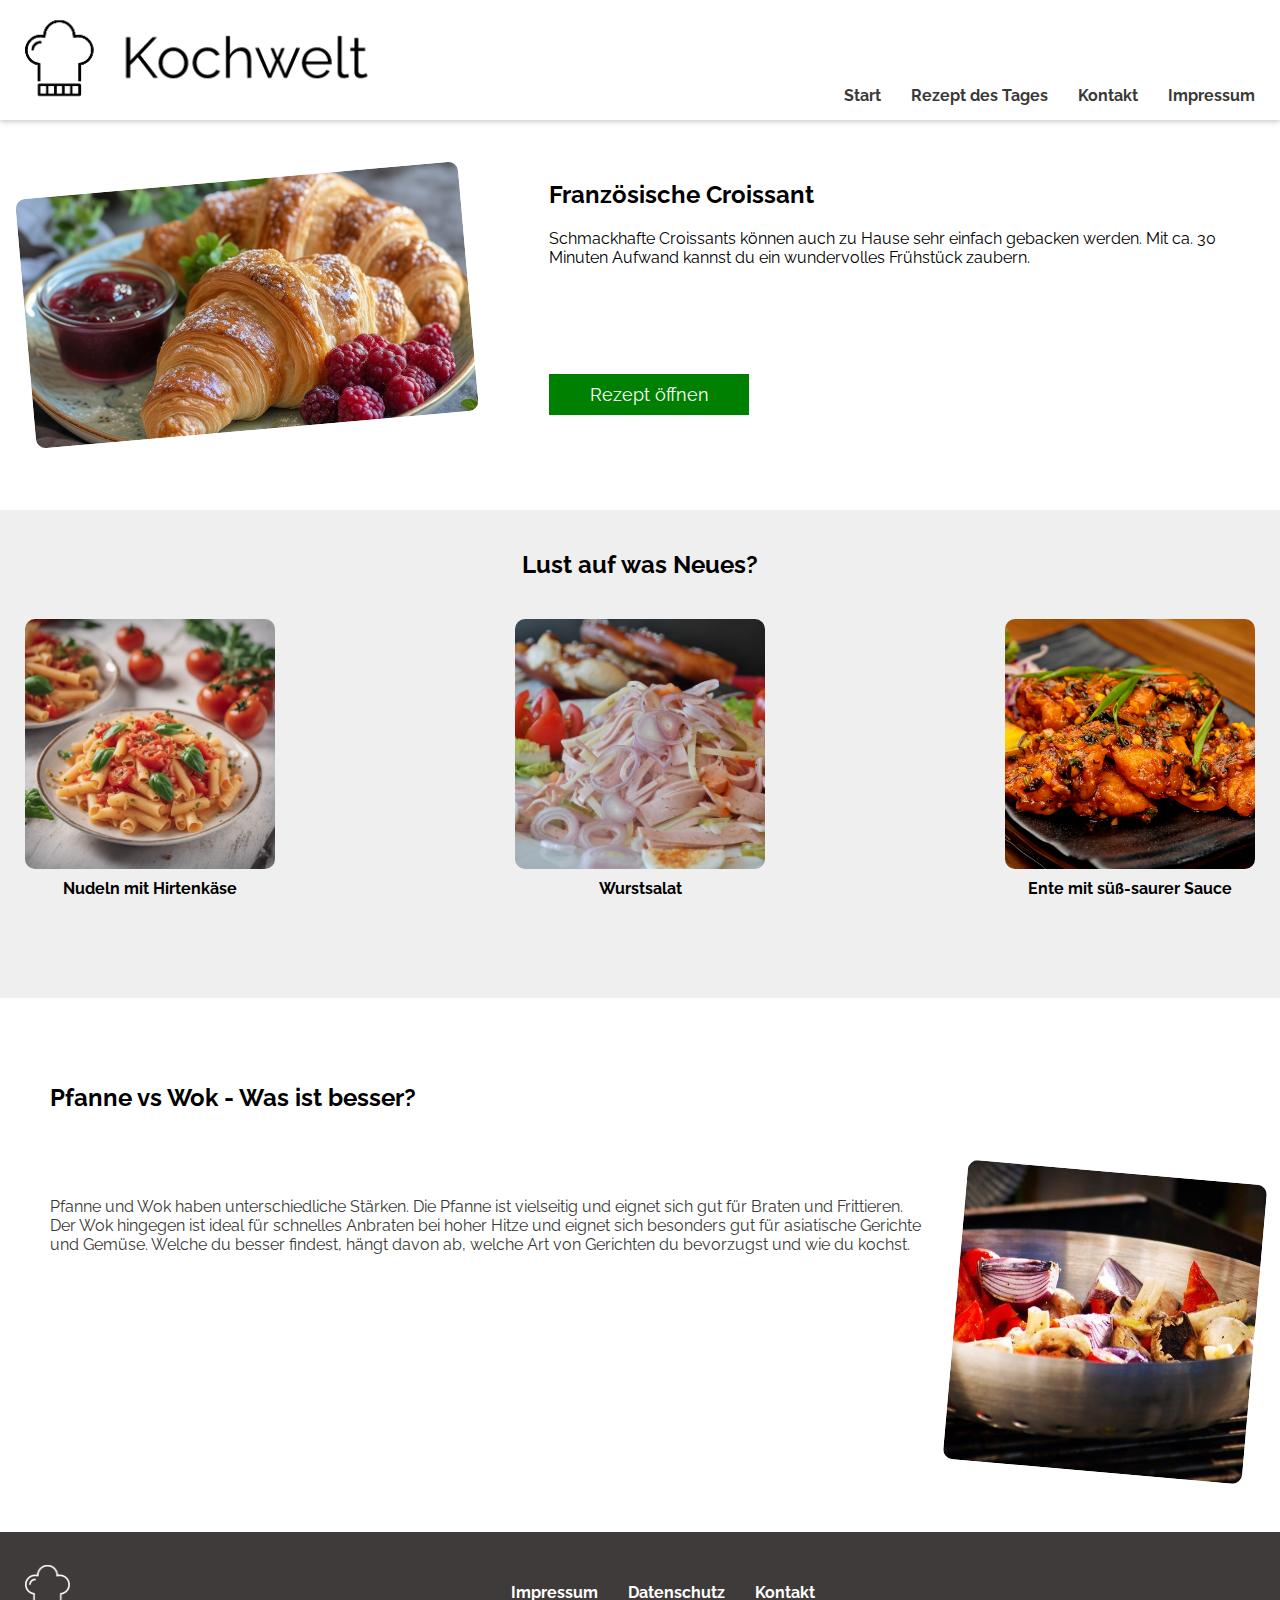
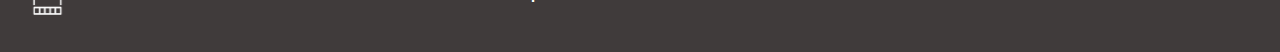
<file: index.html>
<!DOCTYPE html>
<html lang="de">
  <head>
    <meta charset="UTF-8" />
    <meta name="viewport" content="width=device-width, initial-scale=1.0" />
    <link rel="stylesheet" href="./css/styles.css" />
    <link rel="icon" href="./img/icons/fav.ico" type="image/x-icon" />
    <script src="./js/script.js" defer></script>
    <title>Kochwelt</title>
  </head>
  <body>
    <!-- Nav -->
    <div id="nav"></div>
    <main class="content">
      <!-- Daily Recipe -->
      <section class="daily_recipe_container">
        <div class="daily_recipe_container--daily_recipe">
          <img
            onclick="window.location.href='./daily_recipe.html';"
            class="daily_recipe_container--daily_recipe--img"
            src="./img/croissant.jpg"
            alt="Französische Croissant" />
          <div class="daily_recipe_container--daily_recipe--short_info">
            <h2 class="daily_recipe_container--daily_recipe--short_info--heading">Französische Croissant</h2>
            <p class="daily_recipe_container--daily_recipe--short_info--textarea">
              Schmackhafte Croissants können auch zu Hause sehr einfach gebacken werden. Mit ca. 30 Minuten Aufwand kannst du ein wundervolles
              Frühstück zaubern.
            </p>
            <button onclick="window.location.href='./daily_recipe.html';" class="daily_recipe_container--daily_recipe--short_info--button">
              Rezept öffnen
            </button>
          </div>
        </div>
      </section>
      <!-- New Recipes -->
      <section class="new_recipe_container">
        <div class="new_recipe_container--new_recipe">
          <h2 class="new_recipe_container--new_recipe--heading">Lust auf was Neues?</h2>
          <div class="new_recipe_container--new_recipe--cards">
            <div class="new_recipe_container--new_recipe--cards--card">
              <img
                onclick="window.location.href='./pasta_with_feta_cheese.html';"
                class="new_recipe_container--new_recipe--cards--card--img"
                src="./img/pasta_with_feta_cheese.jpg"
                alt="Nudeln mit Hirtenkäse" />
              <span class="new_recipe_container--new_recipe--cards--card--name">Nudeln mit Hirtenkäse</span>
            </div>
            <div class="new_recipe_container--new_recipe--cards--card">
              <img
                onclick="window.location.href='./sausage_salad.html';"
                class="new_recipe_container--new_recipe--cards--card--img"
                src="./img/sausage_salad.jpg"
                alt="Französische Croissant" />
              <span class="new_recipe_container--new_recipe--cards--card--name">Wurstsalat</span>
            </div>
            <div class="new_recipe_container--new_recipe--cards--card">
              <img
                onclick="window.location.href='./duck_with_sweet_and_sour_sauce.html';"
                class="new_recipe_container--new_recipe--cards--card--img"
                src="./img/duck_with_sweet_and_sour_sauce.jpg"
                alt="Französische Croissant" />
              <span class="new_recipe_container--new_recipe--cards--card--name">Ente mit süß-saurer Sauce </span>
            </div>
          </div>
        </div>
      </section>
      <!-- Compare -->
      <section class="compare_container">
        <div class="compare_container--compare">
          <h2 class="compare_container--compare--heading">Pfanne vs Wok - Was ist besser?</h2>
          <div class="compare_container--compare--short_info">
            <p class="compare_container--compare--short_info--textarea">
              Pfanne und Wok haben unterschiedliche Stärken. Die Pfanne ist vielseitig und eignet sich gut für Braten und Frittieren. Der Wok hingegen
              ist ideal für schnelles Anbraten bei hoher Hitze und eignet sich besonders gut für asiatische Gerichte und Gemüse. Welche du besser
              findest, hängt davon ab, welche Art von Gerichten du bevorzugst und wie du kochst.
            </p>
            <img src="./img/wok.jpg" alt="Bild von einem Wok" class="compare_container--compare--short_info--img" />
          </div>
        </div>
      </section>
    </main>
    <!-- Footer Container -->
    <div id="footer"></div>
  </body>
</html>
</file>
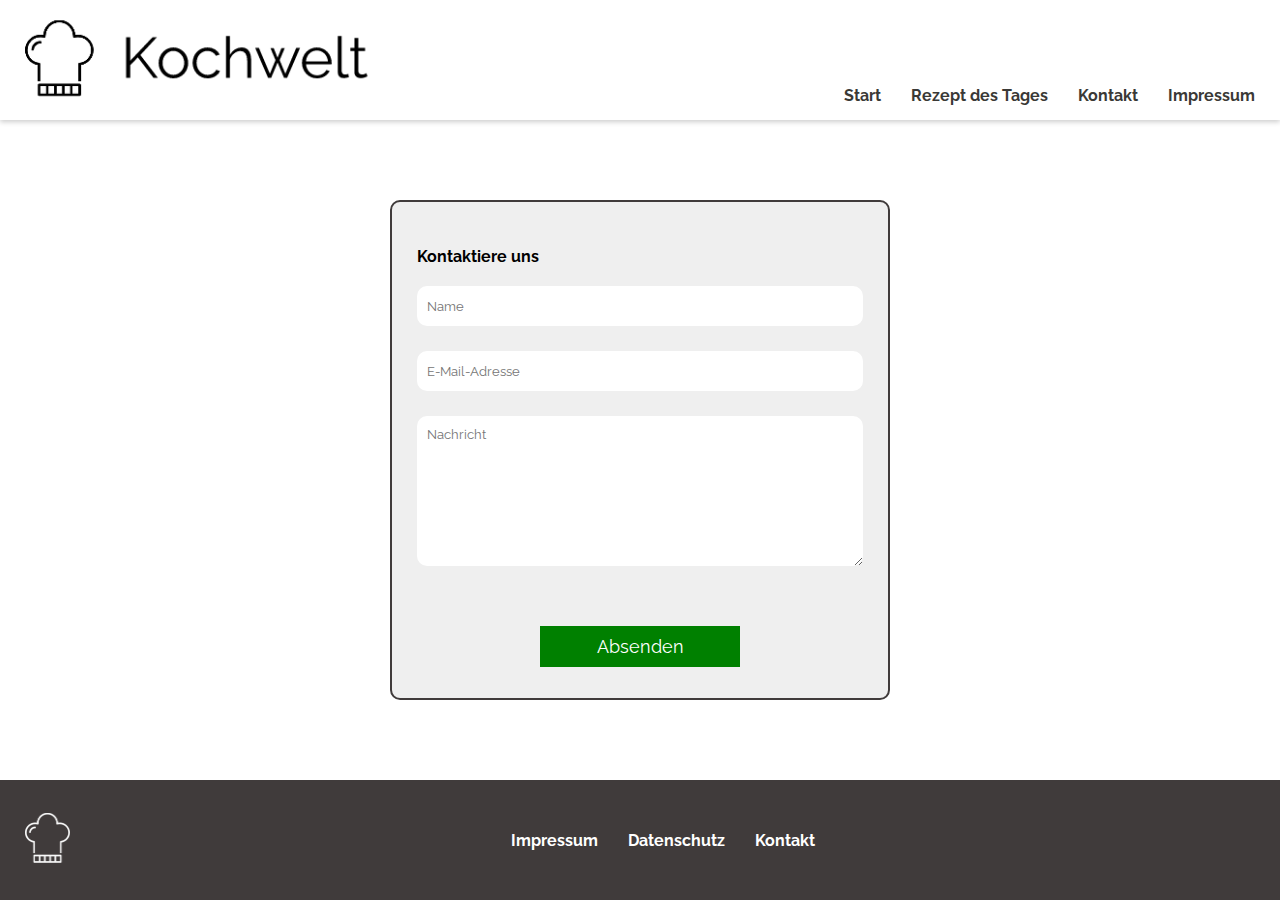
<file: contact.html>
<!DOCTYPE html>
<html lang="de">
  <head>
    <meta charset="UTF-8" />
    <meta name="viewport" content="width=device-width, initial-scale=1.0" />
    <link rel="stylesheet" href="./css/styles.css" />
    <link rel="icon" href="./img/icons/fav.ico" type="image/x-icon" />
    <script src="./js/script.js" defer></script>
    <title>Kochwelt - Kontakt</title>
  </head>
  <body>
    <!-- Nav -->
    <div id="nav"></div>
    <main class="content">
      <!-- Content hier -->
      <section class="contact_container">
        <div class="contact_container--contact">
          <form onsubmit="sendMail(event)" class="contact_container--contact--form">
            <legend>Kontaktiere uns</legend>
            <!-- <label for="Name">Name:</label> -->
            <input type="text" id="Name" name="Name" placeholder="Name" required />
            <!-- <label for="email">E-Mail-Adresse:</label> -->
            <input type="email" id="email" name="email" placeholder="E-Mail-Adresse" required />
            <!-- <label for="message">Nachricht:</label> -->
            <textarea id="message" name="message" minlength="50" placeholder="Nachricht" required></textarea>
            <button type="submit">Absenden</button>
          </form>
        </div>
      </section>
    </main>
    <!-- Footer Container -->
    <div id="footer"></div>
  </body>
</html>
</file>
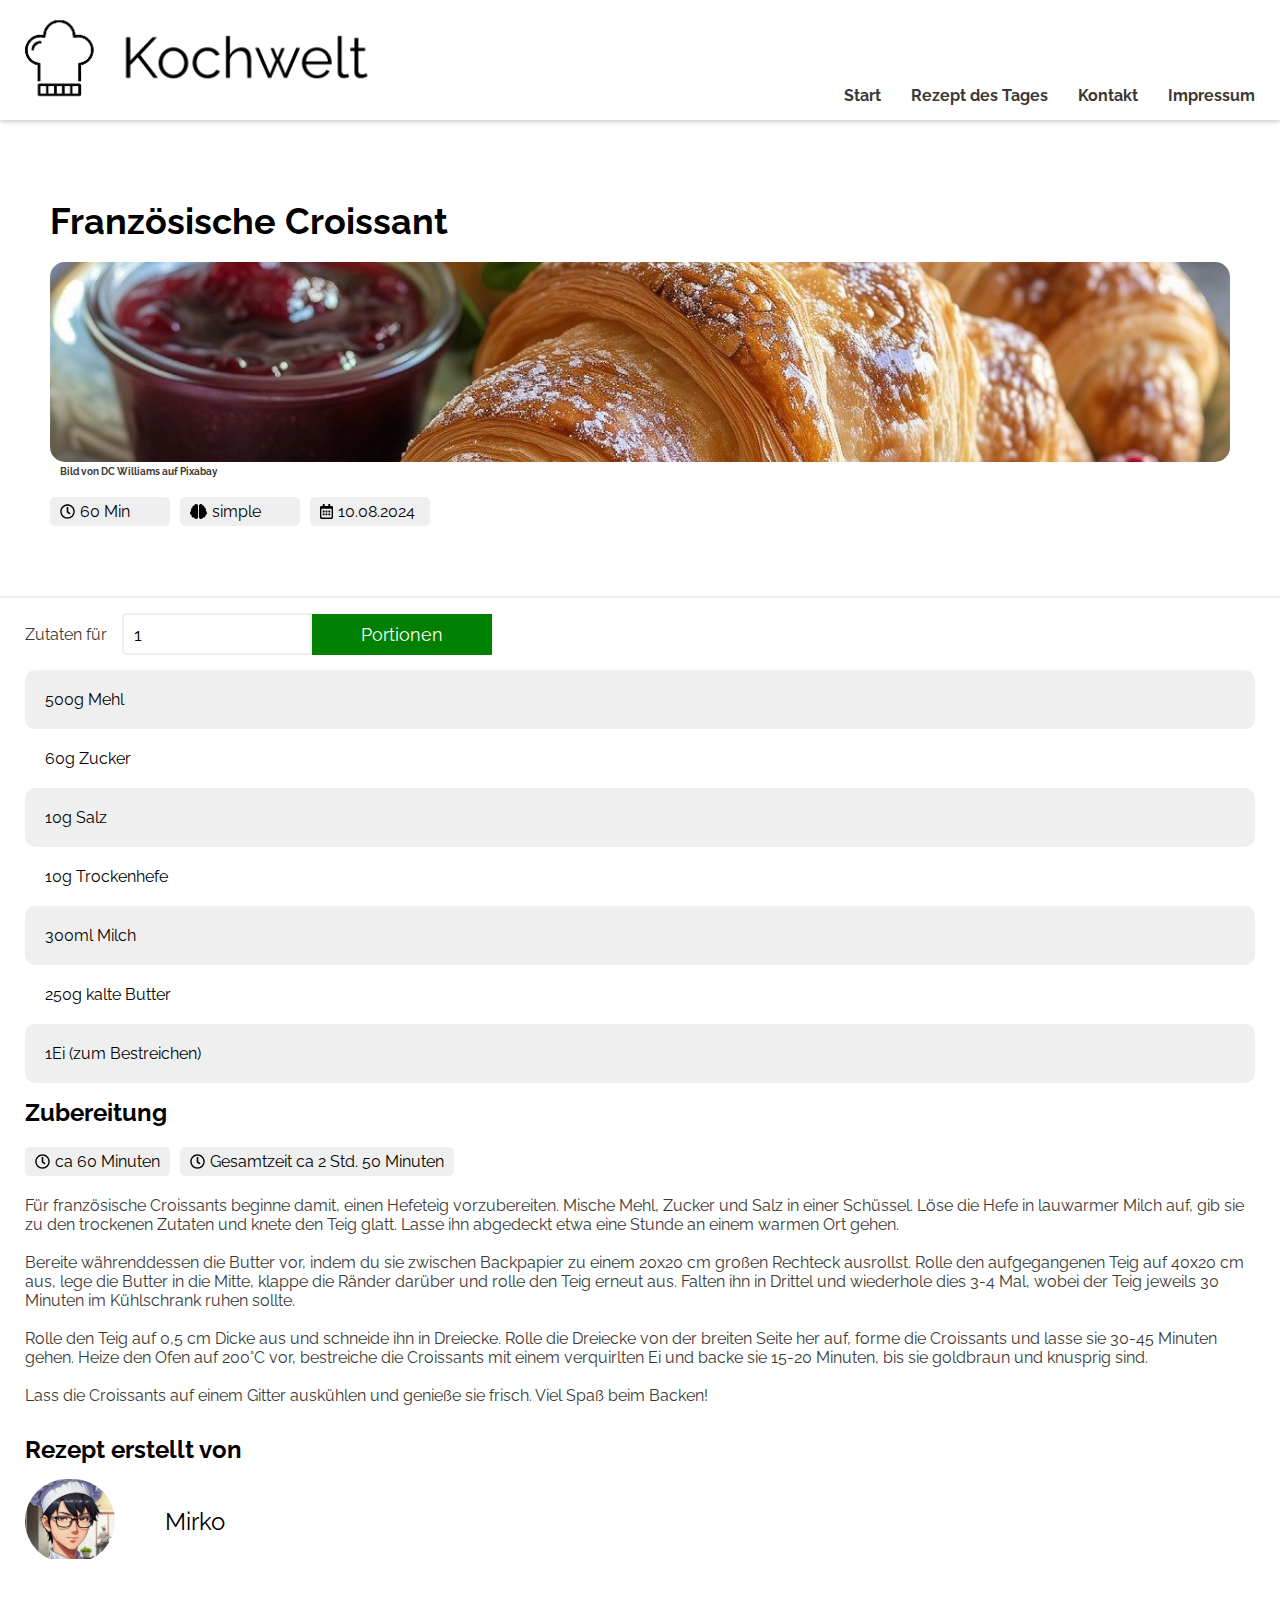
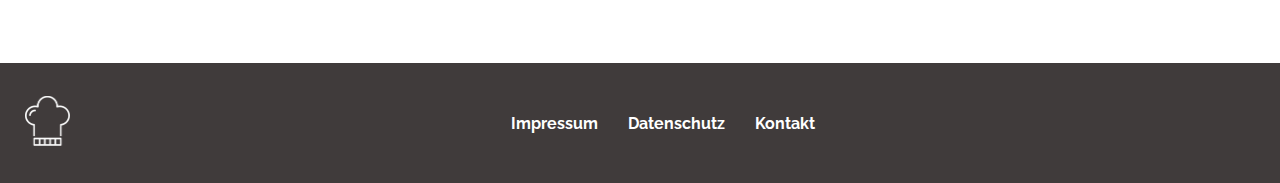
<file: daily_recipe.html>
<!DOCTYPE html>
<html lang="de">
  <head>
    <meta charset="UTF-8" />
    <meta name="viewport" content="width=device-width, initial-scale=1.0" />
    <link rel="stylesheet" href="./css/styles.css" />
    <link rel="icon" href="./img/icons/fav.ico" type="image/x-icon" />
    <script src="./js/script.js" defer></script>
    <title>Kochwelt - Französische Croissant</title>
  </head>
  <body>
    <!-- Nav -->
    <div id="nav"></div>
    <main class="content">
      <!-- Recipe Container -->
      <section class="recipe_container">
        <!-- Recipe -->
        <div class="recipe_container--recipe">
          <div class="recipe_container--recipe--short_info">
            <h1 class="recipe_container--recipe--short_info--heading">Französische Croissant</h1>
            <img class="recipe_container--recipe--short_info--img" src="./img/croissant.jpg" alt="Ein Bild von Französische Croissant" />
            <h6 class="recipe_container--recipe--short_info--img_source">
              Bild von
              <a
                href="https://pixabay.com/de/users/dcwilliams-484788/?utm_source=link-attribution&utm_medium=referral&utm_campaign=image&utm_content=8540696"
                >DC Williams</a
              >
              auf
              <a href="https://pixabay.com/de//?utm_source=link-attribution&utm_medium=referral&utm_campaign=image&utm_content=8540696">Pixabay</a>
            </h6>
            <div class="recipe_container--recipe--short_info--details">
              <span class="recipe_container--recipe--short_info--details--box"
                ><img class="recipe_container--recipe--short_info--details--box--img" src="./img/icons/clock-regular.svg" alt="Clock Logo" />60
                Min</span
              >
              <span class="recipe_container--recipe--short_info--details--box"
                ><img
                  class="recipe_container--recipe--short_info--details--box--img"
                  src="./img/icons/brain-solid.svg"
                  alt="Brain Logo" />simple</span
              >
              <span class="recipe_container--recipe--short_info--details--box"
                ><img
                  class="recipe_container--recipe--short_info--details--box--img"
                  src="./img/icons/calendar-alt-regular.svg"
                  alt="Calendar Logo" />10.08.2024</span
              >
            </div>
          </div>
        </div>
        <!-- Ingredients Input -->
        <div class="recipe_container--ingredients">
          <form class="recipe_container--ingredients--input">
            <label for="portions">Zutaten für</label>
            <input type="number" id="portions" name="portions" min="1" max="10" value="1" required />
            <button onclick="CalculatePortions(event)" type="submit">Portionen</button>
            <span id="error-message" class="recipe_container--ingredients--input--error"></span>
          </form>
        </div>
        <!-- Ingredients List -->
        <table class="recipe_container--ingredients_list" id="ingredientsTable">
          <tr>
            <td>500g Mehl</td>
          </tr>
          <tr>
            <td>60g Zucker</td>
          </tr>
          <tr>
            <td>10g Salz</td>
          </tr>
          <tr>
            <td>10g Trockenhefe</td>
          </tr>
          <tr>
            <td>300ml Milch</td>
          </tr>
          <tr>
            <td>250g kalte Butter</td>
          </tr>
          <tr>
            <td>1Ei (zum Bestreichen)</td>
          </tr>
        </table>
        <!-- Preparation -->
        <div class="recipe_container--preparation">
          <div class="recipe_container--preparation--short_info">
            <h2 class="recipe_container--preparation--short_info--heading">Zubereitung</h2>
            <div class="recipe_container--preparation--short_info--details">
              <span class="recipe_container--preparation--short_info--details--box"
                ><img class="recipe_container--preparation--short_info--details--box--img" src="./img/icons/clock-regular.svg" alt="Clock Logo" />ca
                60 Minuten</span
              >
              <span class="recipe_container--preparation--short_info--details--box"
                ><img
                  class="recipe_container--preparation--short_info--details--box--img"
                  src="./img/icons/clock-regular.svg"
                  alt="Clock Logo" />Gesamtzeit ca 2 Std. 50 Minuten</span
              >
            </div>
          </div>
          <p class="recipe_container--preparation--textarea">
            Für französische Croissants beginne damit, einen Hefeteig vorzubereiten. Mische Mehl, Zucker und Salz in einer Schüssel. Löse die Hefe in
            lauwarmer Milch auf, gib sie zu den trockenen Zutaten und knete den Teig glatt. Lasse ihn abgedeckt etwa eine Stunde an einem warmen Ort
            gehen.
            <br /><br />
            Bereite währenddessen die Butter vor, indem du sie zwischen Backpapier zu einem 20x20 cm großen Rechteck ausrollst. Rolle den
            aufgegangenen Teig auf 40x20 cm aus, lege die Butter in die Mitte, klappe die Ränder darüber und rolle den Teig erneut aus. Falten ihn in
            Drittel und wiederhole dies 3-4 Mal, wobei der Teig jeweils 30 Minuten im Kühlschrank ruhen sollte.
            <br /><br />
            Rolle den Teig auf 0,5 cm Dicke aus und schneide ihn in Dreiecke. Rolle die Dreiecke von der breiten Seite her auf, forme die Croissants
            und lasse sie 30-45 Minuten gehen. Heize den Ofen auf 200°C vor, bestreiche die Croissants mit einem verquirlten Ei und backe sie 15-20
            Minuten, bis sie goldbraun und knusprig sind.
            <br /><br />
            Lass die Croissants auf einem Gitter auskühlen und genieße sie frisch. Viel Spaß beim Backen!
          </p>
        </div>
      </section>
      <!-- Writer Container -->
      <section class="writer_container">
        <div class="writer_container--writer">
          <h3 class="writer_container--writer--heading">Rezept erstellt von</h3>
          <div class="writer_container--writer--person">
            <div class="writer_container--writer--person--img_container">
              <img class="writer_container--writer--person--img_container--img" src="./img/profile_ai.png" alt="Bild Autor" />
            </div>
            <span class="writer_container--writer--person--name"> Mirko </span>
          </div>
        </div>
      </section>
    </main>
    <!-- Footer Container -->
    <div id="footer"></div>
  </body>
</html>
</file>
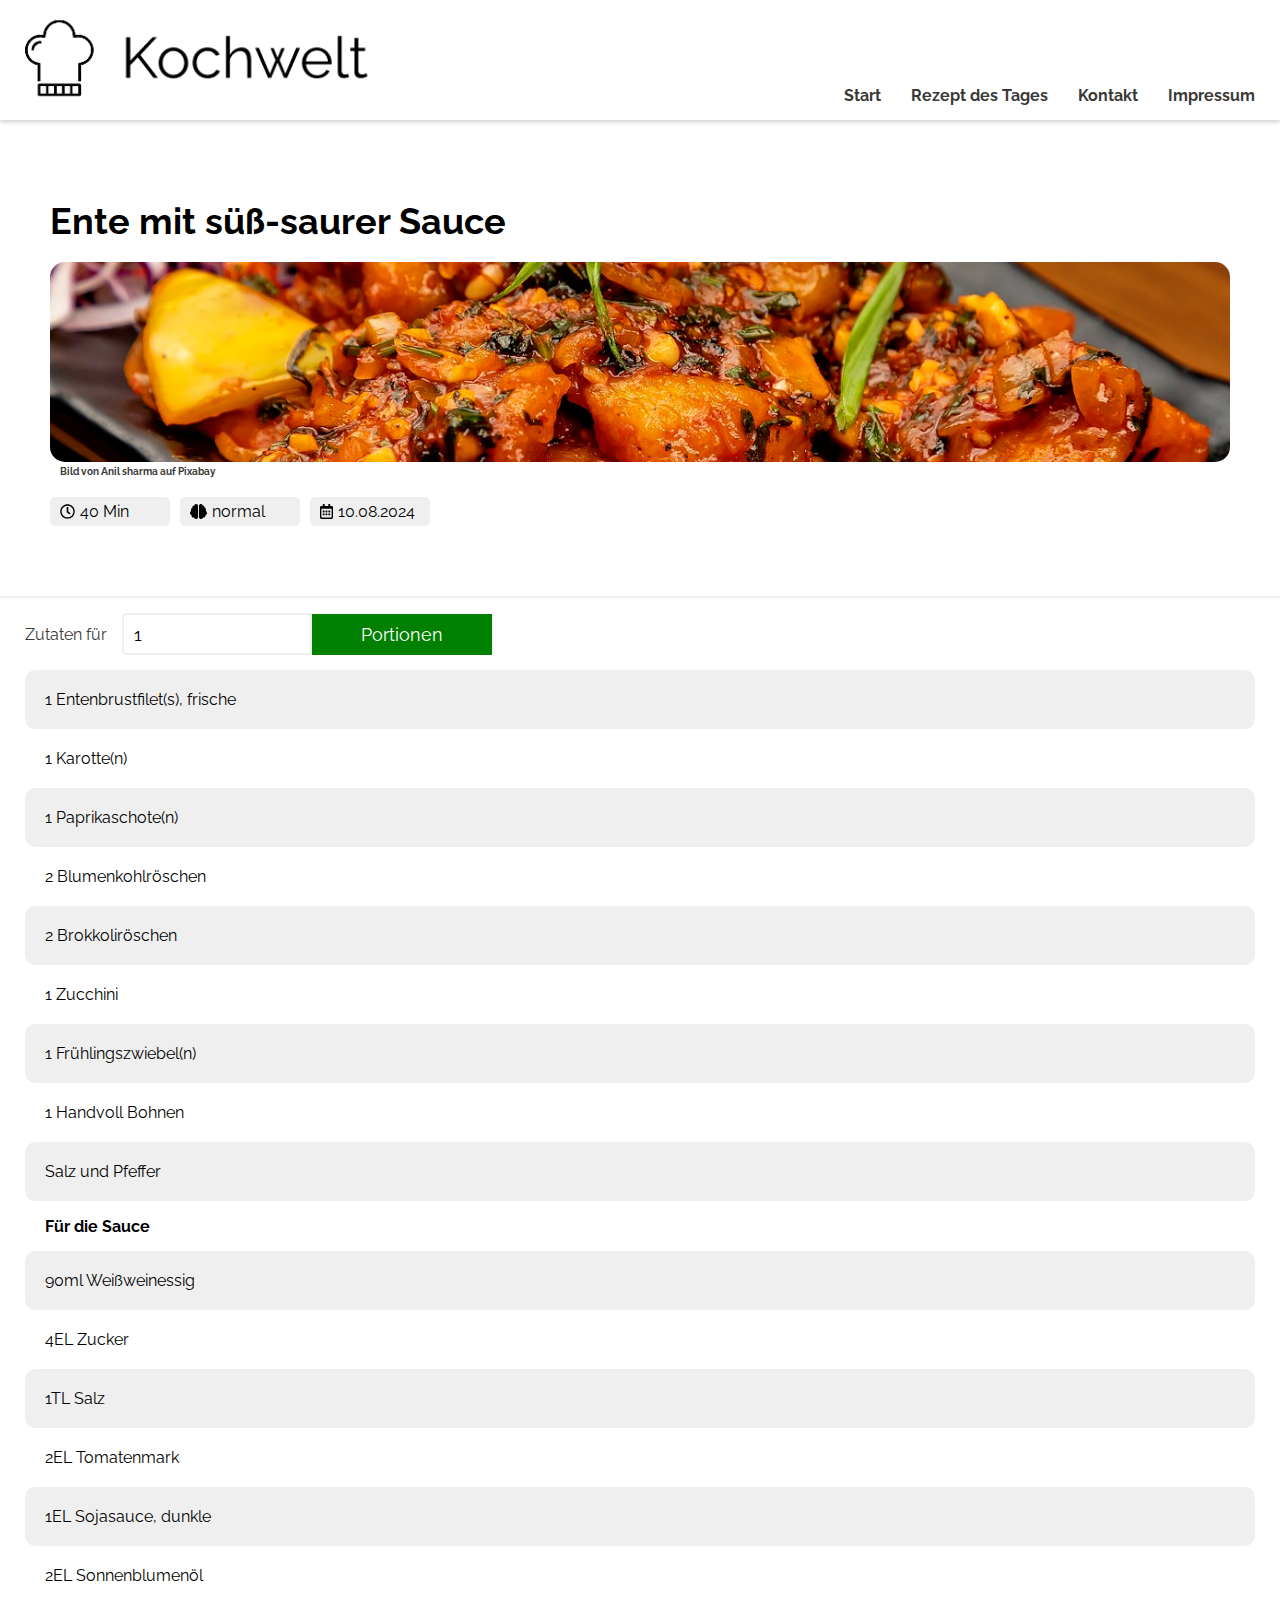
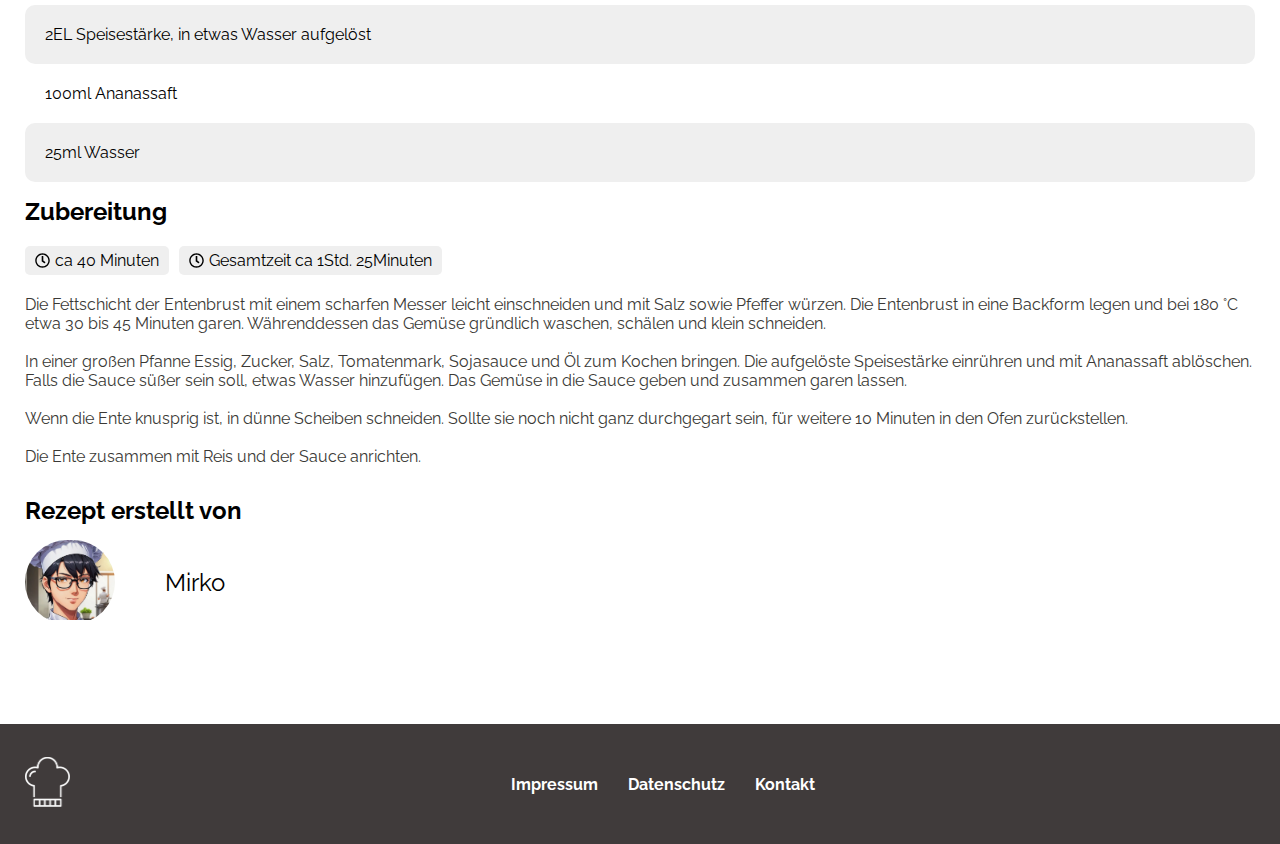
<file: duck_with_sweet_and_sour_sauce.html>
<!DOCTYPE html>
<html lang="de">
  <head>
    <meta charset="UTF-8" />
    <meta name="viewport" content="width=device-width, initial-scale=1.0" />
    <link rel="stylesheet" href="./css/styles.css" />
    <link rel="icon" href="./img/icons/fav.ico" type="image/x-icon" />
    <script src="./js/script.js" defer></script>
    <title>Kochwelt - Ente mit süß-saurer Sauce</title>
  </head>
  <body>
    <!-- Nav -->
    <div id="nav"></div>
    <main class="content">
      <!-- Recipe Container -->
      <section class="recipe_container">
        <!-- Recipe -->
        <div class="recipe_container--recipe">
          <div class="recipe_container--recipe--short_info">
            <h1 class="recipe_container--recipe--short_info--heading">Ente mit süß-saurer Sauce</h1>
            <img class="recipe_container--recipe--short_info--img" src="./img/duck_with_sweet_and_sour_sauce.jpg" alt="Ein Bild vom Fertigem essen" />
            <h6 class="recipe_container--recipe--short_info--img_source">
              Bild von
              <a
                href="https://pixabay.com/de/users/anilsharma26-13475484/?utm_source=link-attribution&utm_medium=referral&utm_campaign=image&utm_content=7279389"
                >Anil sharma</a
              >
              auf
              <a href="https://pixabay.com/de//?utm_source=link-attribution&utm_medium=referral&utm_campaign=image&utm_content=7279389">Pixabay</a>
            </h6>
            <div class="recipe_container--recipe--short_info--details">
              <span class="recipe_container--recipe--short_info--details--box"
                ><img class="recipe_container--recipe--short_info--details--box--img" src="./img/icons/clock-regular.svg" alt="Clock Logo" />40
                Min</span
              >
              <span class="recipe_container--recipe--short_info--details--box"
                ><img
                  class="recipe_container--recipe--short_info--details--box--img"
                  src="./img/icons/brain-solid.svg"
                  alt="Brain Logo" />normal</span
              >
              <span class="recipe_container--recipe--short_info--details--box"
                ><img
                  class="recipe_container--recipe--short_info--details--box--img"
                  src="./img/icons/calendar-alt-regular.svg"
                  alt="Calendar Logo" />10.08.2024</span
              >
            </div>
          </div>
        </div>
        <!-- Ingredients Input -->
        <div class="recipe_container--ingredients">
          <form class="recipe_container--ingredients--input">
            <label for="portions">Zutaten für</label>
            <input type="number" id="portions" name="portions" min="1" max="10" value="1" required />
            <button onclick="CalculatePortions(event)" type="submit">Portionen</button>
            <span id="error-message" class="recipe_container--ingredients--input--error"></span>
          </form>
        </div>
        <!-- Ingredients List -->
        <table class="recipe_container--ingredients_list" id="ingredientsTable">
          <tr>
            <td>1 Entenbrustfilet(s), frische</td>
          </tr>
          <tr>
            <td>1 Karotte(n)</td>
          </tr>
          <tr>
            <td>1 Paprikaschote(n)</td>
          </tr>
          <tr>
            <td>2 Blumenkohlröschen</td>
          </tr>
          <tr>
            <td>2 Brokkoliröschen</td>
          </tr>
          <tr>
            <td>1 Zucchini</td>
          </tr>
          <tr>
            <td>1 Frühlingszwiebel(n)</td>
          </tr>
          <tr>
            <td>1 Handvoll Bohnen</td>
          </tr>
          <tr>
            <td>Salz und Pfeffer</td>
          </tr>
          <th>Für die Sauce</th>
          <tr>
            <td>90ml Weißweinessig</td>
          </tr>

          <tr>
            <td>4EL Zucker</td>
          </tr>
          <tr>
            <td>1TL Salz</td>
          </tr>
          <tr>
            <td>2EL Tomatenmark</td>
          </tr>
          <tr>
            <td>1EL Sojasauce, dunkle</td>
          </tr>
          <tr>
            <td>2EL Sonnenblumenöl</td>
          </tr>
          <tr>
            <td>2EL Speisestärke, in etwas Wasser aufgelöst</td>
          </tr>
          <tr>
            <td>100ml Ananassaft</td>
          </tr>
          <tr>
            <td>25ml Wasser</td>
          </tr>
        </table>
        <!-- Preparation -->
        <div class="recipe_container--preparation">
          <div class="recipe_container--preparation--short_info">
            <h2 class="recipe_container--preparation--short_info--heading">Zubereitung</h2>
            <div class="recipe_container--preparation--short_info--details">
              <span class="recipe_container--preparation--short_info--details--box"
                ><img class="recipe_container--preparation--short_info--details--box--img" src="./img/icons/clock-regular.svg" alt="Clock Logo" />ca
                40 Minuten</span
              >
              <span class="recipe_container--preparation--short_info--details--box"
                ><img
                  class="recipe_container--preparation--short_info--details--box--img"
                  src="./img/icons/clock-regular.svg"
                  alt="Clock Logo" />Gesamtzeit ca 1Std. 25Minuten</span
              >
            </div>
          </div>
          <p class="recipe_container--preparation--textarea">
            Die Fettschicht der Entenbrust mit einem scharfen Messer leicht einschneiden und mit Salz sowie Pfeffer würzen. Die Entenbrust in eine
            Backform legen und bei 180 °C etwa 30 bis 45 Minuten garen. Währenddessen das Gemüse gründlich waschen, schälen und klein schneiden.
            <br /><br />
            In einer großen Pfanne Essig, Zucker, Salz, Tomatenmark, Sojasauce und Öl zum Kochen bringen. Die aufgelöste Speisestärke einrühren und
            mit Ananassaft ablöschen. Falls die Sauce süßer sein soll, etwas Wasser hinzufügen. Das Gemüse in die Sauce geben und zusammen garen
            lassen.
            <br /><br />
            Wenn die Ente knusprig ist, in dünne Scheiben schneiden. Sollte sie noch nicht ganz durchgegart sein, für weitere 10 Minuten in den Ofen
            zurückstellen.
            <br /><br />
            Die Ente zusammen mit Reis und der Sauce anrichten.
          </p>
        </div>
      </section>
      <!-- Writer Container -->
      <section class="writer_container">
        <div class="writer_container--writer">
          <h3 class="writer_container--writer--heading">Rezept erstellt von</h3>
          <div class="writer_container--writer--person">
            <div class="writer_container--writer--person--img_container">
              <img class="writer_container--writer--person--img_container--img" src="./img/profile_ai.png" alt="Bild Autor" />
            </div>
            <span class="writer_container--writer--person--name"> Mirko </span>
          </div>
        </div>
      </section>
    </main>
    <!-- Footer Container -->
    <div id="footer"></div>
  </body>
</html>
</file>
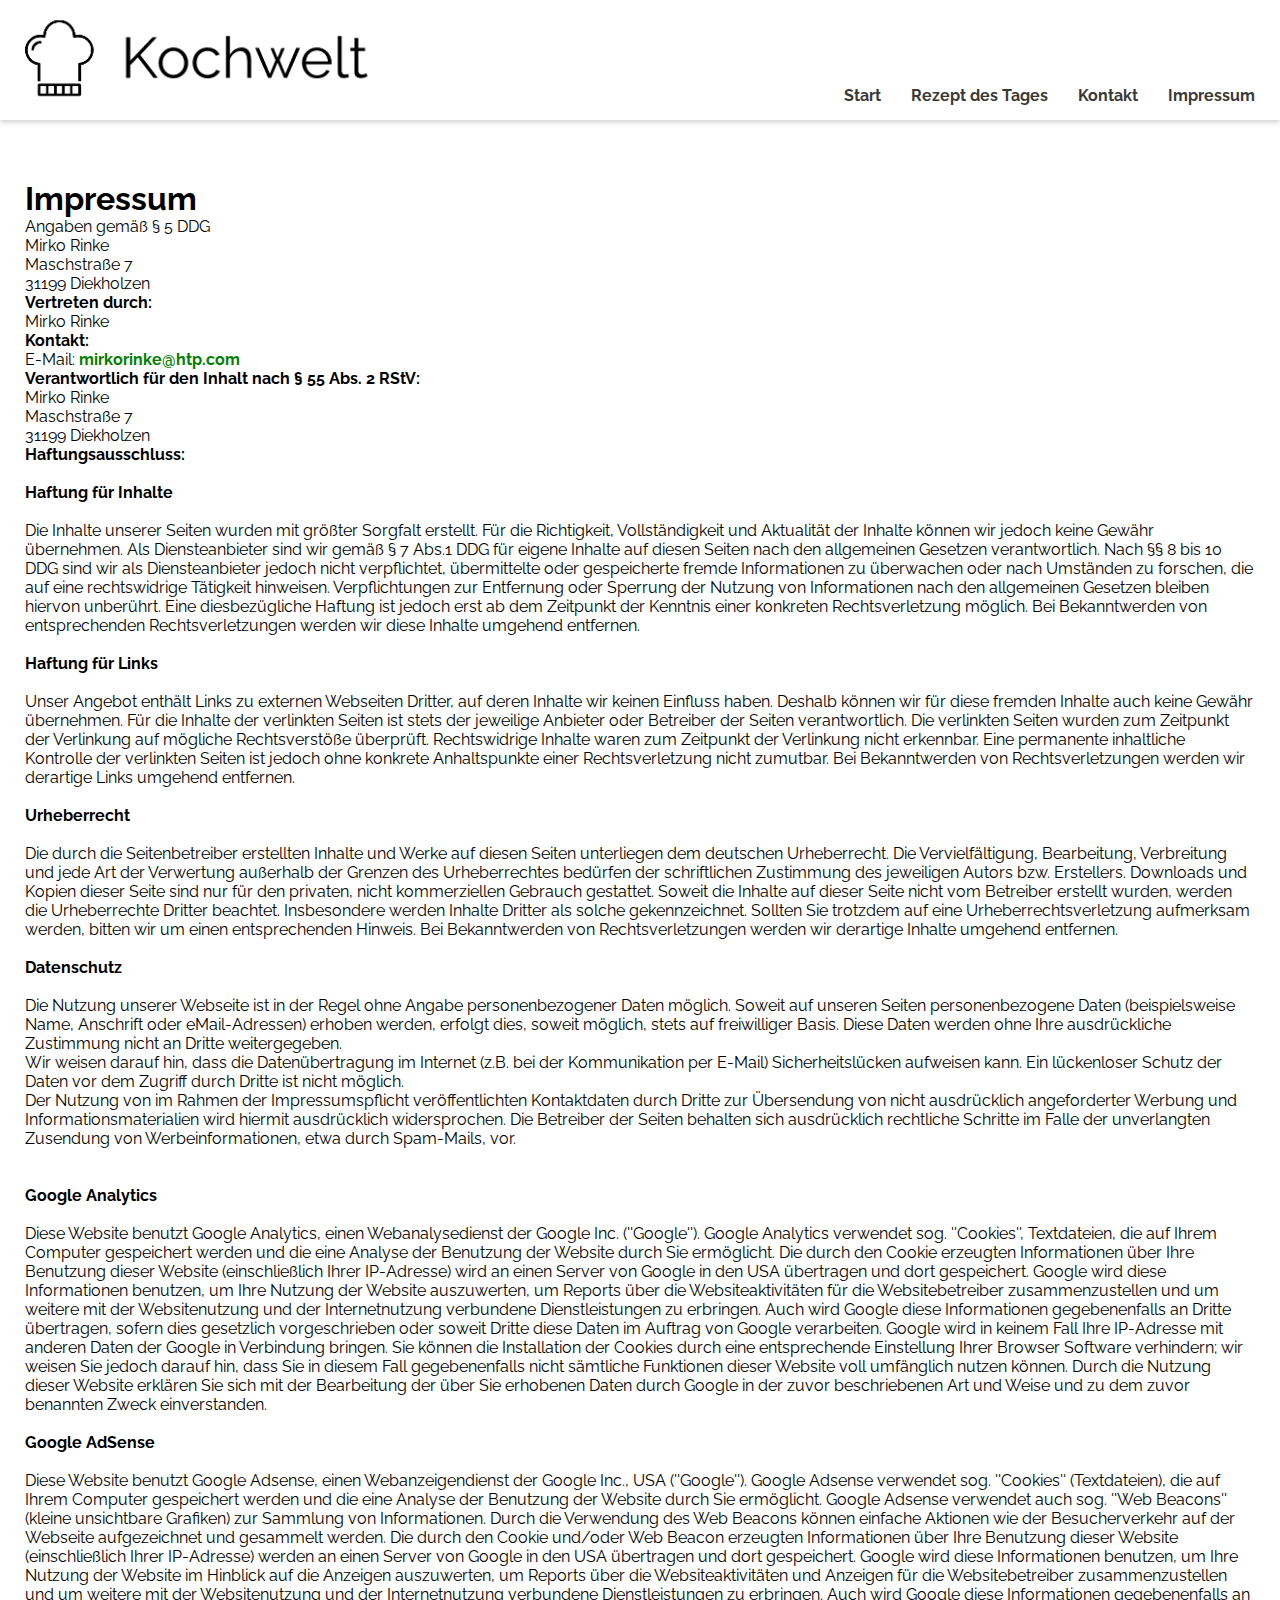
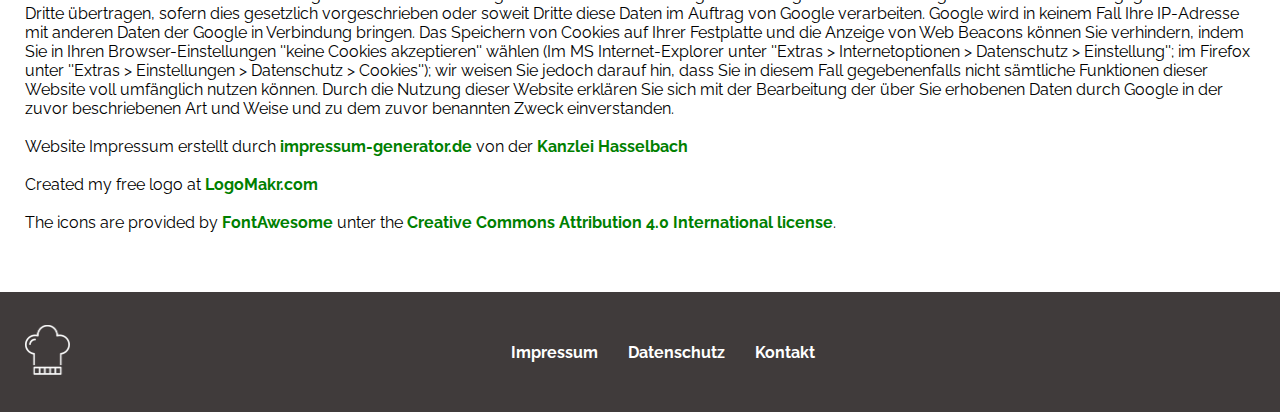
<file: Imprint.html>
<!DOCTYPE html>
<html lang="de">
  <head>
    <meta charset="UTF-8" />
    <meta name="viewport" content="width=device-width, initial-scale=1.0" />
    <link rel="stylesheet" href="./css/styles.css" />
    <link rel="icon" href="./img/icons/fav.ico" type="image/x-icon" />
    <script src="./js/script.js" defer></script>
    <title>Kochwelt - Impressum</title>
  </head>
  <body>
    <!-- Nav -->
    <div id="nav"></div>
    <!-- Footer Container -->
    <main class="content">
      <!-- Imprint -->
      <section class="imprint_container">
        <div class="imprint_container--imprint">
          <div class="impressum">
            <h1>Impressum</h1>
            <p>Angaben gemäß § 5 DDG</p>
            <p>
              Mirko Rinke <br />
              Maschstraße 7<br />
              31199 Diekholzen <br />
            </p>
            <p>
              <strong>Vertreten durch: </strong><br />
              Mirko Rinke<br />
            </p>
            <p>
              <strong>Kontakt:</strong> <br />
              E-Mail:
              <a href="mailto:mirkorinke@htp.com">mirkorinke@htp.com</a> <br />
            </p>
            <p>
              <strong>Verantwortlich für den Inhalt nach § 55 Abs. 2 RStV:</strong><br />
              Mirko Rinke <br />
              Maschstraße 7<br />
              31199 Diekholzen <br />
            </p>
            <p>
              <strong>Haftungsausschluss: </strong><br /><br /><strong>Haftung für Inhalte</strong><br /><br />
              Die Inhalte unserer Seiten wurden mit größter Sorgfalt erstellt. Für die Richtigkeit, Vollständigkeit und Aktualität der Inhalte können
              wir jedoch keine Gewähr übernehmen. Als Diensteanbieter sind wir gemäß § 7 Abs.1 DDG für eigene Inhalte auf diesen Seiten nach den
              allgemeinen Gesetzen verantwortlich. Nach §§ 8 bis 10 DDG sind wir als Diensteanbieter jedoch nicht verpflichtet, übermittelte oder
              gespeicherte fremde Informationen zu überwachen oder nach Umständen zu forschen, die auf eine rechtswidrige Tätigkeit hinweisen.
              Verpflichtungen zur Entfernung oder Sperrung der Nutzung von Informationen nach den allgemeinen Gesetzen bleiben hiervon unberührt. Eine
              diesbezügliche Haftung ist jedoch erst ab dem Zeitpunkt der Kenntnis einer konkreten Rechtsverletzung möglich. Bei Bekanntwerden von
              entsprechenden Rechtsverletzungen werden wir diese Inhalte umgehend entfernen.<br /><br /><strong>Haftung für Links</strong><br /><br />
              Unser Angebot enthält Links zu externen Webseiten Dritter, auf deren Inhalte wir keinen Einfluss haben. Deshalb können wir für diese
              fremden Inhalte auch keine Gewähr übernehmen. Für die Inhalte der verlinkten Seiten ist stets der jeweilige Anbieter oder Betreiber der
              Seiten verantwortlich. Die verlinkten Seiten wurden zum Zeitpunkt der Verlinkung auf mögliche Rechtsverstöße überprüft. Rechtswidrige
              Inhalte waren zum Zeitpunkt der Verlinkung nicht erkennbar. Eine permanente inhaltliche Kontrolle der verlinkten Seiten ist jedoch ohne
              konkrete Anhaltspunkte einer Rechtsverletzung nicht zumutbar. Bei Bekanntwerden von Rechtsverletzungen werden wir derartige Links
              umgehend entfernen.<br /><br /><strong>Urheberrecht</strong><br /><br />
              Die durch die Seitenbetreiber erstellten Inhalte und Werke auf diesen Seiten unterliegen dem deutschen Urheberrecht. Die
              Vervielfältigung, Bearbeitung, Verbreitung und jede Art der Verwertung außerhalb der Grenzen des Urheberrechtes bedürfen der
              schriftlichen Zustimmung des jeweiligen Autors bzw. Erstellers. Downloads und Kopien dieser Seite sind nur für den privaten, nicht
              kommerziellen Gebrauch gestattet. Soweit die Inhalte auf dieser Seite nicht vom Betreiber erstellt wurden, werden die Urheberrechte
              Dritter beachtet. Insbesondere werden Inhalte Dritter als solche gekennzeichnet. Sollten Sie trotzdem auf eine Urheberrechtsverletzung
              aufmerksam werden, bitten wir um einen entsprechenden Hinweis. Bei Bekanntwerden von Rechtsverletzungen werden wir derartige Inhalte
              umgehend entfernen.<br /><br /><strong>Datenschutz</strong><br /><br />
              Die Nutzung unserer Webseite ist in der Regel ohne Angabe personenbezogener Daten möglich. Soweit auf unseren Seiten personenbezogene
              Daten (beispielsweise Name, Anschrift oder eMail-Adressen) erhoben werden, erfolgt dies, soweit möglich, stets auf freiwilliger Basis.
              Diese Daten werden ohne Ihre ausdrückliche Zustimmung nicht an Dritte weitergegeben. <br />
              Wir weisen darauf hin, dass die Datenübertragung im Internet (z.B. bei der Kommunikation per E-Mail) Sicherheitslücken aufweisen kann.
              Ein lückenloser Schutz der Daten vor dem Zugriff durch Dritte ist nicht möglich. <br />
              Der Nutzung von im Rahmen der Impressumspflicht veröffentlichten Kontaktdaten durch Dritte zur Übersendung von nicht ausdrücklich
              angeforderter Werbung und Informationsmaterialien wird hiermit ausdrücklich widersprochen. Die Betreiber der Seiten behalten sich
              ausdrücklich rechtliche Schritte im Falle der unverlangten Zusendung von Werbeinformationen, etwa durch Spam-Mails, vor.<br />
              <br /><br /><strong>Google Analytics</strong><br /><br />
              Diese Website benutzt Google Analytics, einen Webanalysedienst der Google Inc. (''Google''). Google Analytics verwendet sog.
              ''Cookies'', Textdateien, die auf Ihrem Computer gespeichert werden und die eine Analyse der Benutzung der Website durch Sie ermöglicht.
              Die durch den Cookie erzeugten Informationen über Ihre Benutzung dieser Website (einschließlich Ihrer IP-Adresse) wird an einen Server
              von Google in den USA übertragen und dort gespeichert. Google wird diese Informationen benutzen, um Ihre Nutzung der Website
              auszuwerten, um Reports über die Websiteaktivitäten für die Websitebetreiber zusammenzustellen und um weitere mit der Websitenutzung und
              der Internetnutzung verbundene Dienstleistungen zu erbringen. Auch wird Google diese Informationen gegebenenfalls an Dritte übertragen,
              sofern dies gesetzlich vorgeschrieben oder soweit Dritte diese Daten im Auftrag von Google verarbeiten. Google wird in keinem Fall Ihre
              IP-Adresse mit anderen Daten der Google in Verbindung bringen. Sie können die Installation der Cookies durch eine entsprechende
              Einstellung Ihrer Browser Software verhindern; wir weisen Sie jedoch darauf hin, dass Sie in diesem Fall gegebenenfalls nicht sämtliche
              Funktionen dieser Website voll umfänglich nutzen können. Durch die Nutzung dieser Website erklären Sie sich mit der Bearbeitung der über
              Sie erhobenen Daten durch Google in der zuvor beschriebenen Art und Weise und zu dem zuvor benannten Zweck einverstanden.<br /><br /><strong
                >Google AdSense</strong
              ><br /><br />
              Diese Website benutzt Google Adsense, einen Webanzeigendienst der Google Inc., USA (''Google''). Google Adsense verwendet sog.
              ''Cookies'' (Textdateien), die auf Ihrem Computer gespeichert werden und die eine Analyse der Benutzung der Website durch Sie
              ermöglicht. Google Adsense verwendet auch sog. ''Web Beacons'' (kleine unsichtbare Grafiken) zur Sammlung von Informationen. Durch die
              Verwendung des Web Beacons können einfache Aktionen wie der Besucherverkehr auf der Webseite aufgezeichnet und gesammelt werden. Die
              durch den Cookie und/oder Web Beacon erzeugten Informationen über Ihre Benutzung dieser Website (einschließlich Ihrer IP-Adresse) werden
              an einen Server von Google in den USA übertragen und dort gespeichert. Google wird diese Informationen benutzen, um Ihre Nutzung der
              Website im Hinblick auf die Anzeigen auszuwerten, um Reports über die Websiteaktivitäten und Anzeigen für die Websitebetreiber
              zusammenzustellen und um weitere mit der Websitenutzung und der Internetnutzung verbundene Dienstleistungen zu erbringen. Auch wird
              Google diese Informationen gegebenenfalls an Dritte übertragen, sofern dies gesetzlich vorgeschrieben oder soweit Dritte diese Daten im
              Auftrag von Google verarbeiten. Google wird in keinem Fall Ihre IP-Adresse mit anderen Daten der Google in Verbindung bringen. Das
              Speichern von Cookies auf Ihrer Festplatte und die Anzeige von Web Beacons können Sie verhindern, indem Sie in Ihren
              Browser-Einstellungen ''keine Cookies akzeptieren'' wählen (Im MS Internet-Explorer unter ''Extras > Internetoptionen > Datenschutz >
              Einstellung''; im Firefox unter ''Extras > Einstellungen > Datenschutz > Cookies''); wir weisen Sie jedoch darauf hin, dass Sie in
              diesem Fall gegebenenfalls nicht sämtliche Funktionen dieser Website voll umfänglich nutzen können. Durch die Nutzung dieser Website
              erklären Sie sich mit der Bearbeitung der über Sie erhobenen Daten durch Google in der zuvor beschriebenen Art und Weise und zu dem
              zuvor benannten Zweck einverstanden.
            </p>
            <br />
            Website Impressum erstellt durch
            <a href="https://www.impressum-generator.de">impressum-generator.de</a>
            von der
            <a href="https://www.kanzlei-hasselbach.de/" rel="nofollow">Kanzlei Hasselbach</a>
            <br /><br />
            Created my free logo at <a href="https://logomakr.com" target="_blank">LogoMakr.com</a> <br /><br />
            The icons are provided by <a href="https://fontawesome.com/" rel="nofollow" target="_blank">FontAwesome</a> unter the
            <a href="https://fontawesome.com/license" target="_blank" rel="nofollow">Creative Commons Attribution 4.0 International license</a>.
          </div>
        </div>
      </section>
    </main>
    <div id="footer"></div>
  </body>
</html>
</file>
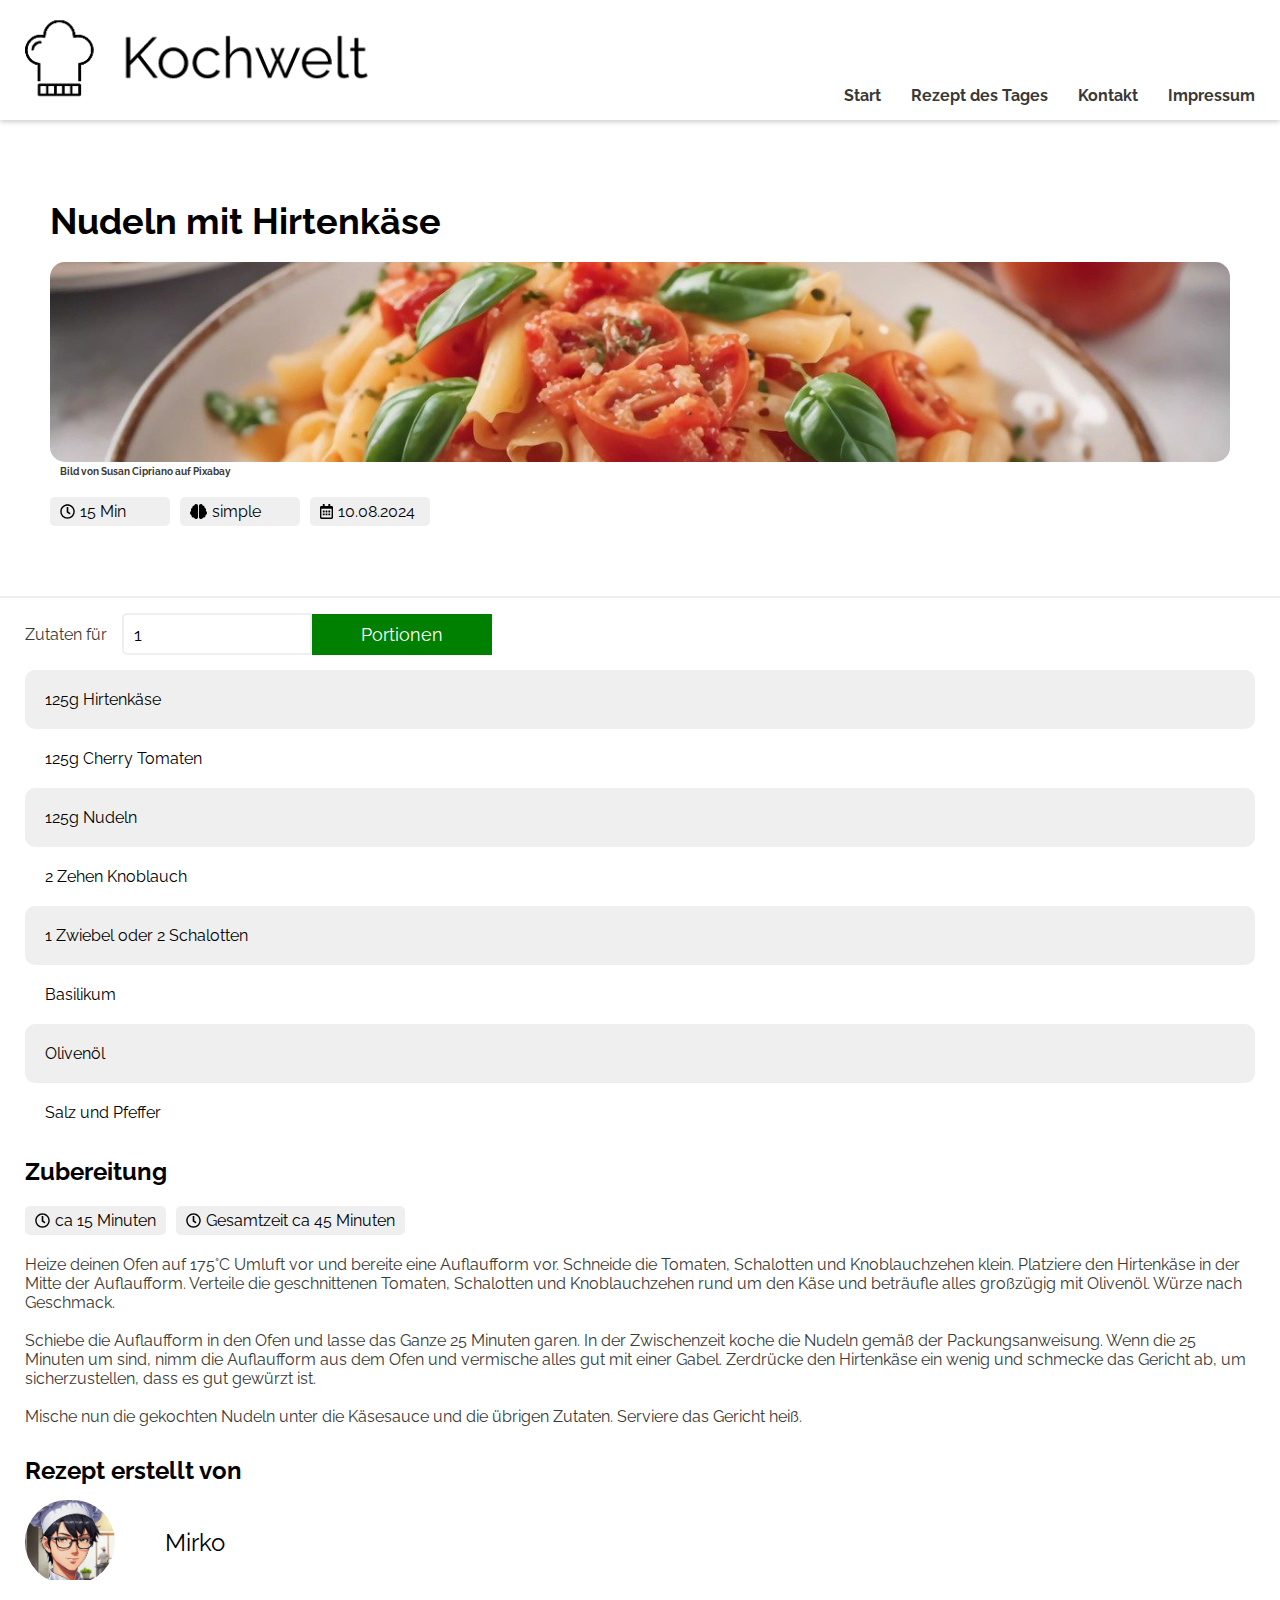
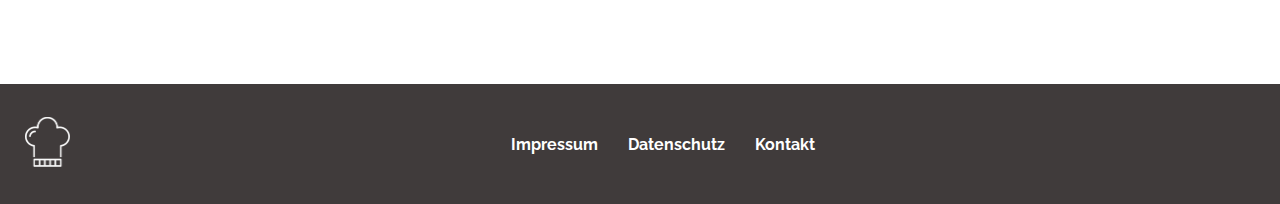
<file: pasta_with_feta_cheese.html>
<!DOCTYPE html>
<html lang="de">
  <head>
    <meta charset="UTF-8" />
    <meta name="viewport" content="width=device-width, initial-scale=1.0" />
    <link rel="stylesheet" href="./css/styles.css" />
    <link rel="icon" href="./img/icons/fav.ico" type="image/x-icon" />
    <script src="./js/script.js" defer></script>
    <title>Kochwelt - Nudeln mit Hirtenkäse</title>
  </head>
  <body>
    <!-- Nav -->
    <div id="nav"></div>
    <main class="content">
      <!-- Recipe Container -->
      <section class="recipe_container">
        <!-- Recipe -->
        <div class="recipe_container--recipe">
          <div class="recipe_container--recipe--short_info">
            <h1 class="recipe_container--recipe--short_info--heading">Nudeln mit Hirtenkäse</h1>
            <img class="recipe_container--recipe--short_info--img" src="./img/pasta_with_feta_cheese.jpg" alt="Ein Bild vom Fertigem essen" />
            <h6 class="recipe_container--recipe--short_info--img_source">
              Bild von
              <a
                href="https://pixabay.com/de/users/susan-lu4esm-7009216/?utm_source=link-attribution&utm_medium=referral&utm_campaign=image&utm_content=8269635"
                >Susan Cipriano</a
              >
              auf
              <a href="https://pixabay.com/de//?utm_source=link-attribution&utm_medium=referral&utm_campaign=image&utm_content=8269635">Pixabay</a>
            </h6>
            <div class="recipe_container--recipe--short_info--details">
              <span class="recipe_container--recipe--short_info--details--box"
                ><img class="recipe_container--recipe--short_info--details--box--img" src="./img/icons/clock-regular.svg" alt="Clock Logo" />15
                Min</span
              >
              <span class="recipe_container--recipe--short_info--details--box"
                ><img
                  class="recipe_container--recipe--short_info--details--box--img"
                  src="./img/icons/brain-solid.svg"
                  alt="Brain Logo" />simple</span
              >
              <span class="recipe_container--recipe--short_info--details--box"
                ><img
                  class="recipe_container--recipe--short_info--details--box--img"
                  src="./img/icons/calendar-alt-regular.svg"
                  alt="Calendar Logo" />10.08.2024</span
              >
            </div>
          </div>
        </div>
        <!-- Ingredients Input -->
        <div class="recipe_container--ingredients">
          <form class="recipe_container--ingredients--input">
            <label for="portions">Zutaten für</label>
            <input type="number" id="portions" name="portions" min="1" max="10" value="1" required />
            <button onclick="CalculatePortions(event)" type="submit">Portionen</button>
            <span id="error-message" class="recipe_container--ingredients--input--error"></span>
          </form>
        </div>
        <!-- Ingredients List -->
        <table class="recipe_container--ingredients_list" id="ingredientsTable">
          <tr>
            <td><span class="quantity">125</span>g Hirtenkäse</td>
          </tr>
          <tr>
            <td><span class="quantity">125</span>g Cherry Tomaten</td>
          </tr>
          <tr>
            <td><span class="quantity">125</span>g Nudeln</td>
          </tr>
          <tr>
            <td><span class="quantity">2</span> Zehen Knoblauch</td>
          </tr>
          <tr>
            <td><span class="quantity">1</span> Zwiebel oder <span class="quantity">2</span> Schalotten</td>
          </tr>
          <tr>
            <td>Basilikum</td>
          </tr>
          <tr>
            <td>Olivenöl</td>
          </tr>
          <tr>
            <td>Salz und Pfeffer</td>
          </tr>
        </table>
        <!-- Preparation -->
        <div class="recipe_container--preparation">
          <div class="recipe_container--preparation--short_info">
            <h2 class="recipe_container--preparation--short_info--heading">Zubereitung</h2>
            <div class="recipe_container--preparation--short_info--details">
              <span class="recipe_container--preparation--short_info--details--box"
                ><img class="recipe_container--preparation--short_info--details--box--img" src="./img/icons/clock-regular.svg" alt="Clock Logo" />ca
                15 Minuten</span
              >
              <span class="recipe_container--preparation--short_info--details--box"
                ><img
                  class="recipe_container--preparation--short_info--details--box--img"
                  src="./img/icons/clock-regular.svg"
                  alt="Clock Logo" />Gesamtzeit ca 45 Minuten</span
              >
            </div>
          </div>
          <p class="recipe_container--preparation--textarea">
            Heize deinen Ofen auf 175°C Umluft vor und bereite eine Auflaufform vor. Schneide die Tomaten, Schalotten und Knoblauchzehen klein.
            Platziere den Hirtenkäse in der Mitte der Auflaufform. Verteile die geschnittenen Tomaten, Schalotten und Knoblauchzehen rund um den Käse
            und beträufle alles großzügig mit Olivenöl. Würze nach Geschmack.
            <br /><br />
            Schiebe die Auflaufform in den Ofen und lasse das Ganze 25 Minuten garen. In der Zwischenzeit koche die Nudeln gemäß der
            Packungsanweisung. Wenn die 25 Minuten um sind, nimm die Auflaufform aus dem Ofen und vermische alles gut mit einer Gabel. Zerdrücke den
            Hirtenkäse ein wenig und schmecke das Gericht ab, um sicherzustellen, dass es gut gewürzt ist.
            <br /><br />
            Mische nun die gekochten Nudeln unter die Käsesauce und die übrigen Zutaten. Serviere das Gericht heiß.
          </p>
        </div>
      </section>
      <!-- Writer Container -->
      <section class="writer_container">
        <div class="writer_container--writer">
          <h3 class="writer_container--writer--heading">Rezept erstellt von</h3>
          <div class="writer_container--writer--person">
            <div class="writer_container--writer--person--img_container">
              <img class="writer_container--writer--person--img_container--img" src="./img/profile_ai.png" alt="Bild Autor" />
            </div>
            <span class="writer_container--writer--person--name"> Mirko </span>
          </div>
        </div>
      </section>
    </main>
    <!-- Footer Container -->
    <div id="footer"></div>
  </body>
</html>
</file>
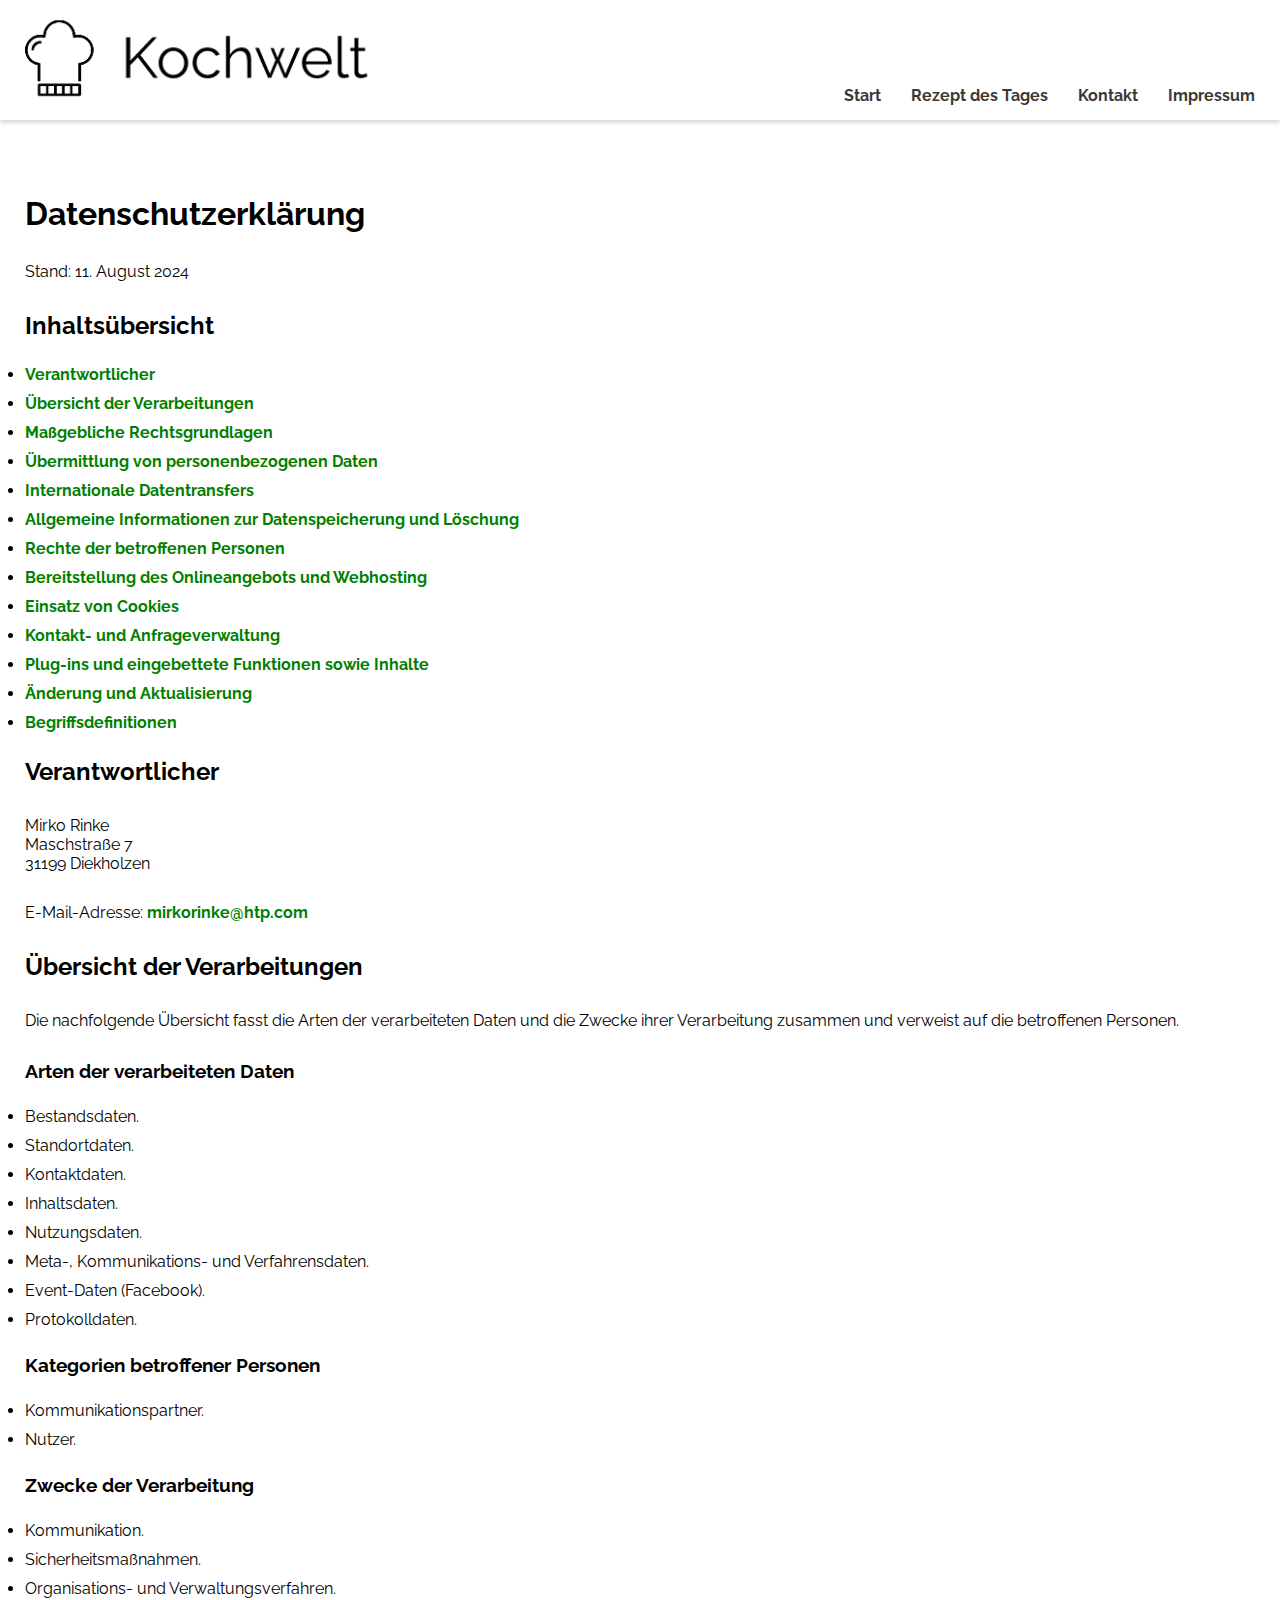
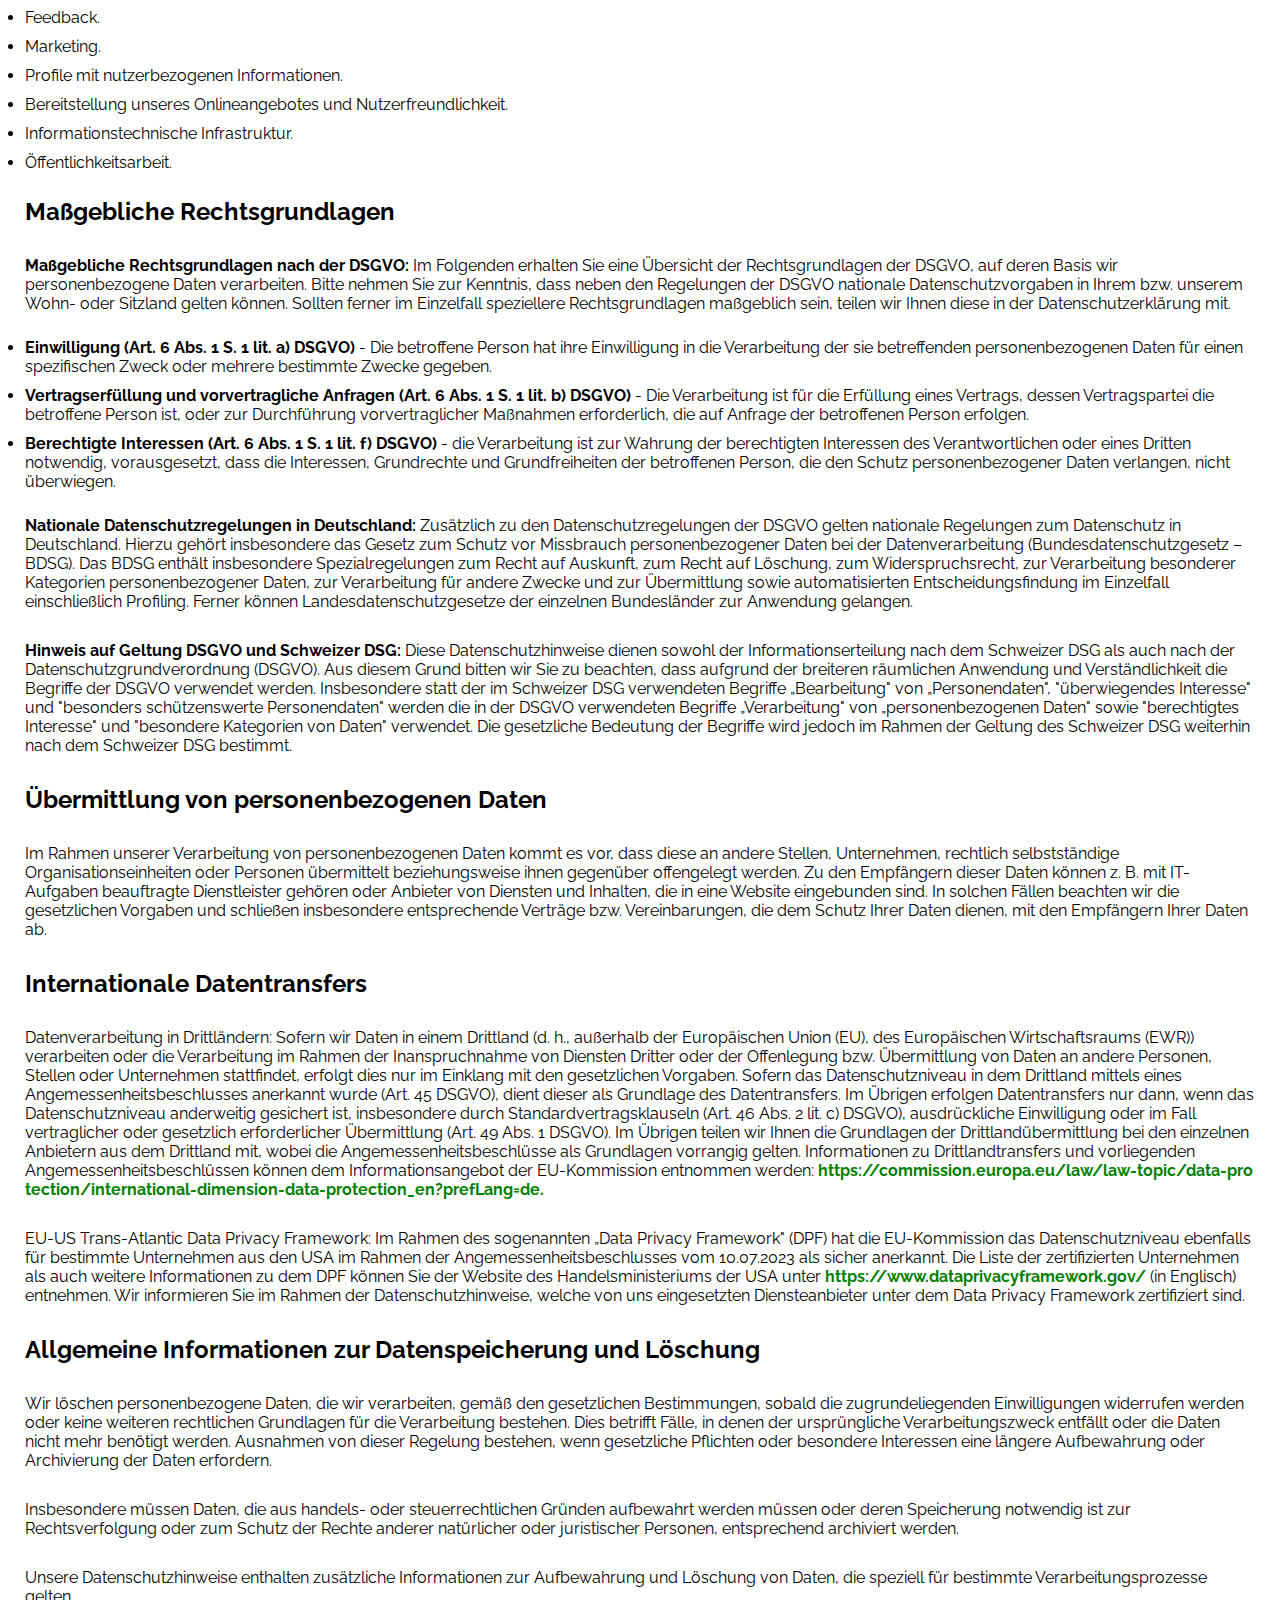
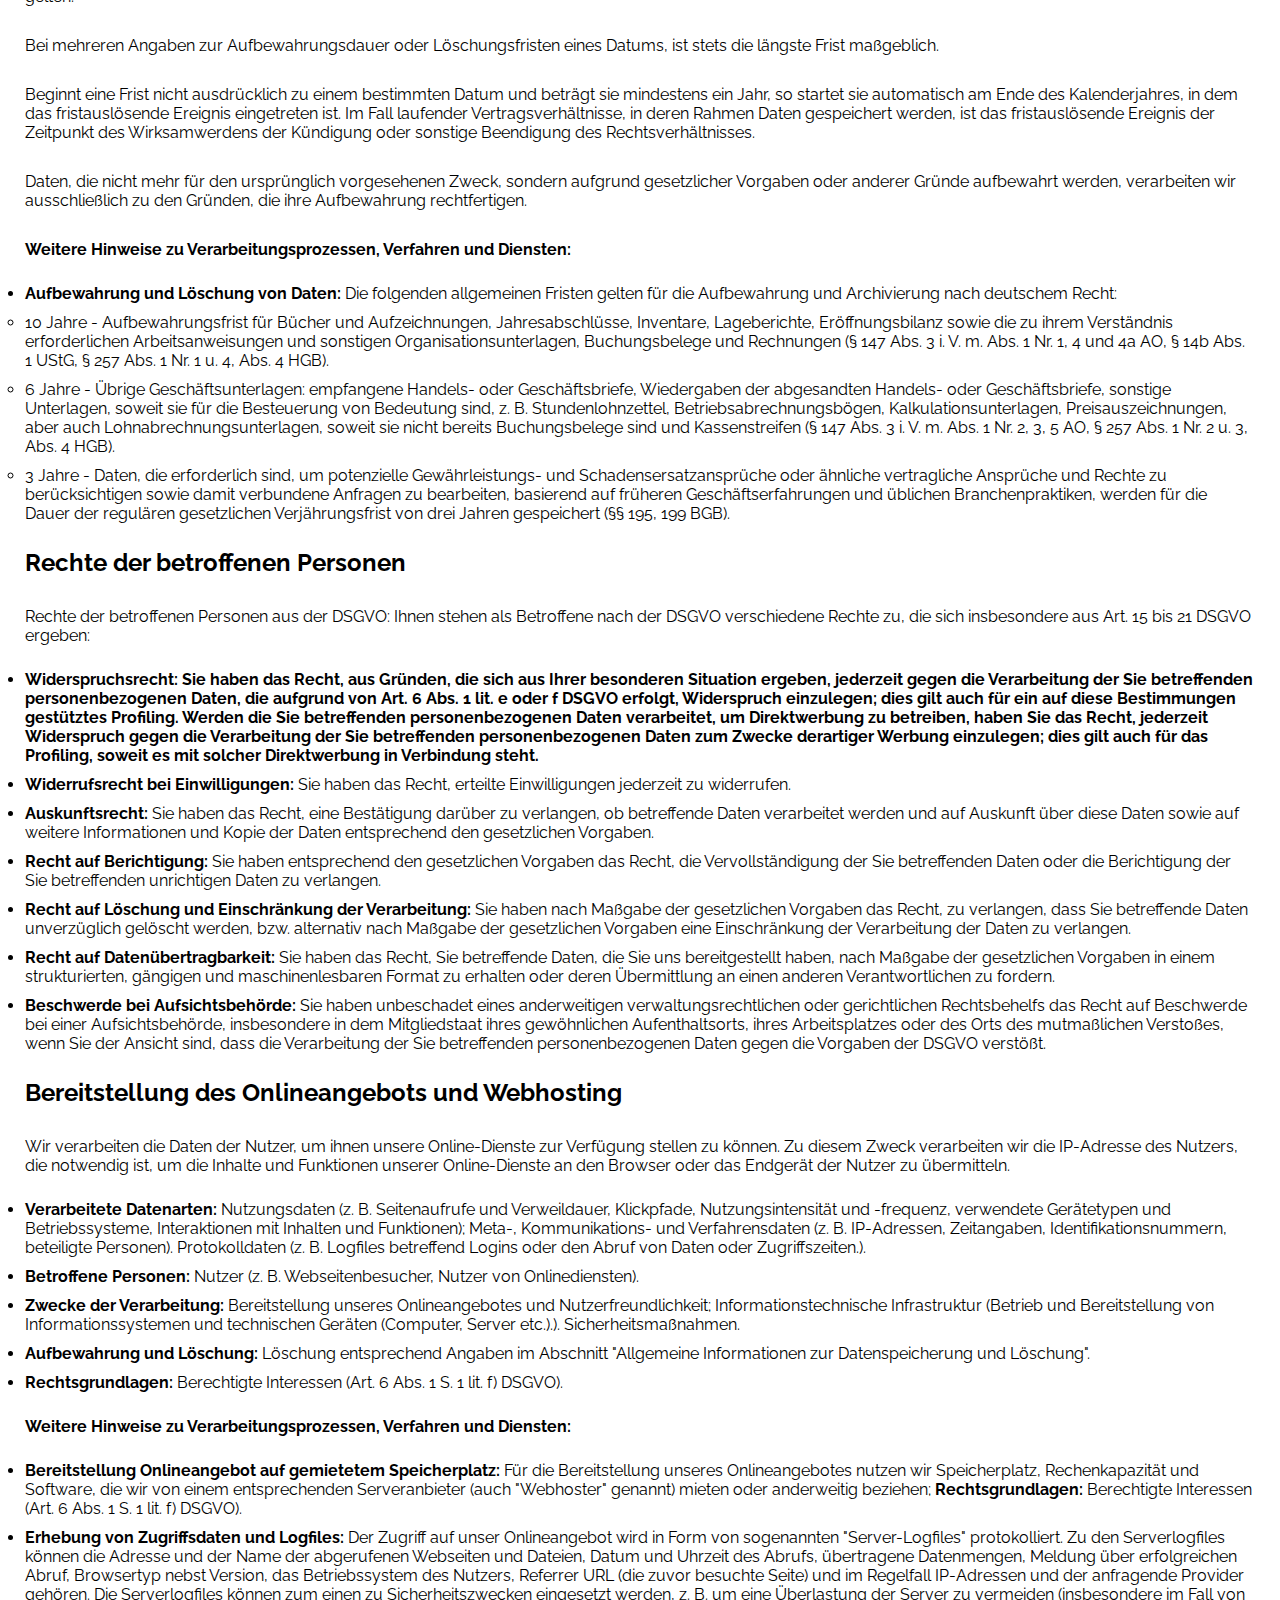
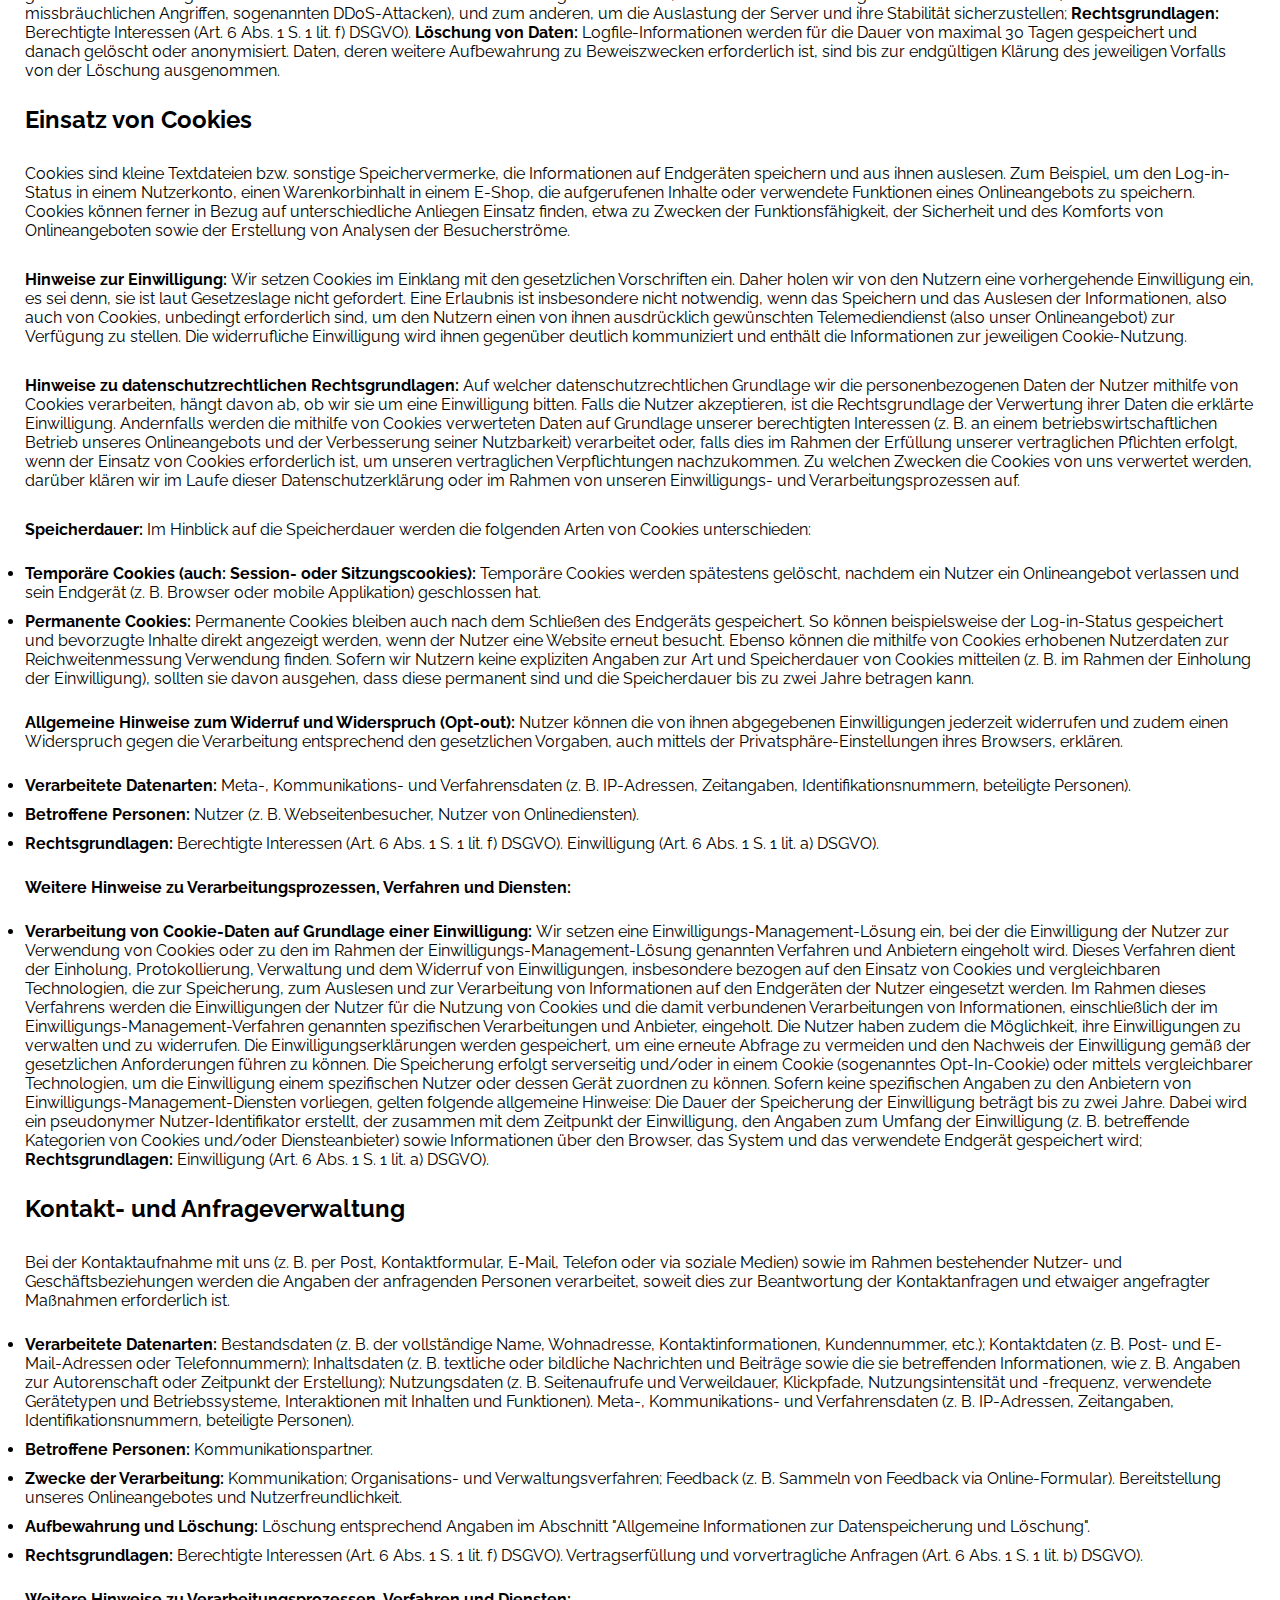
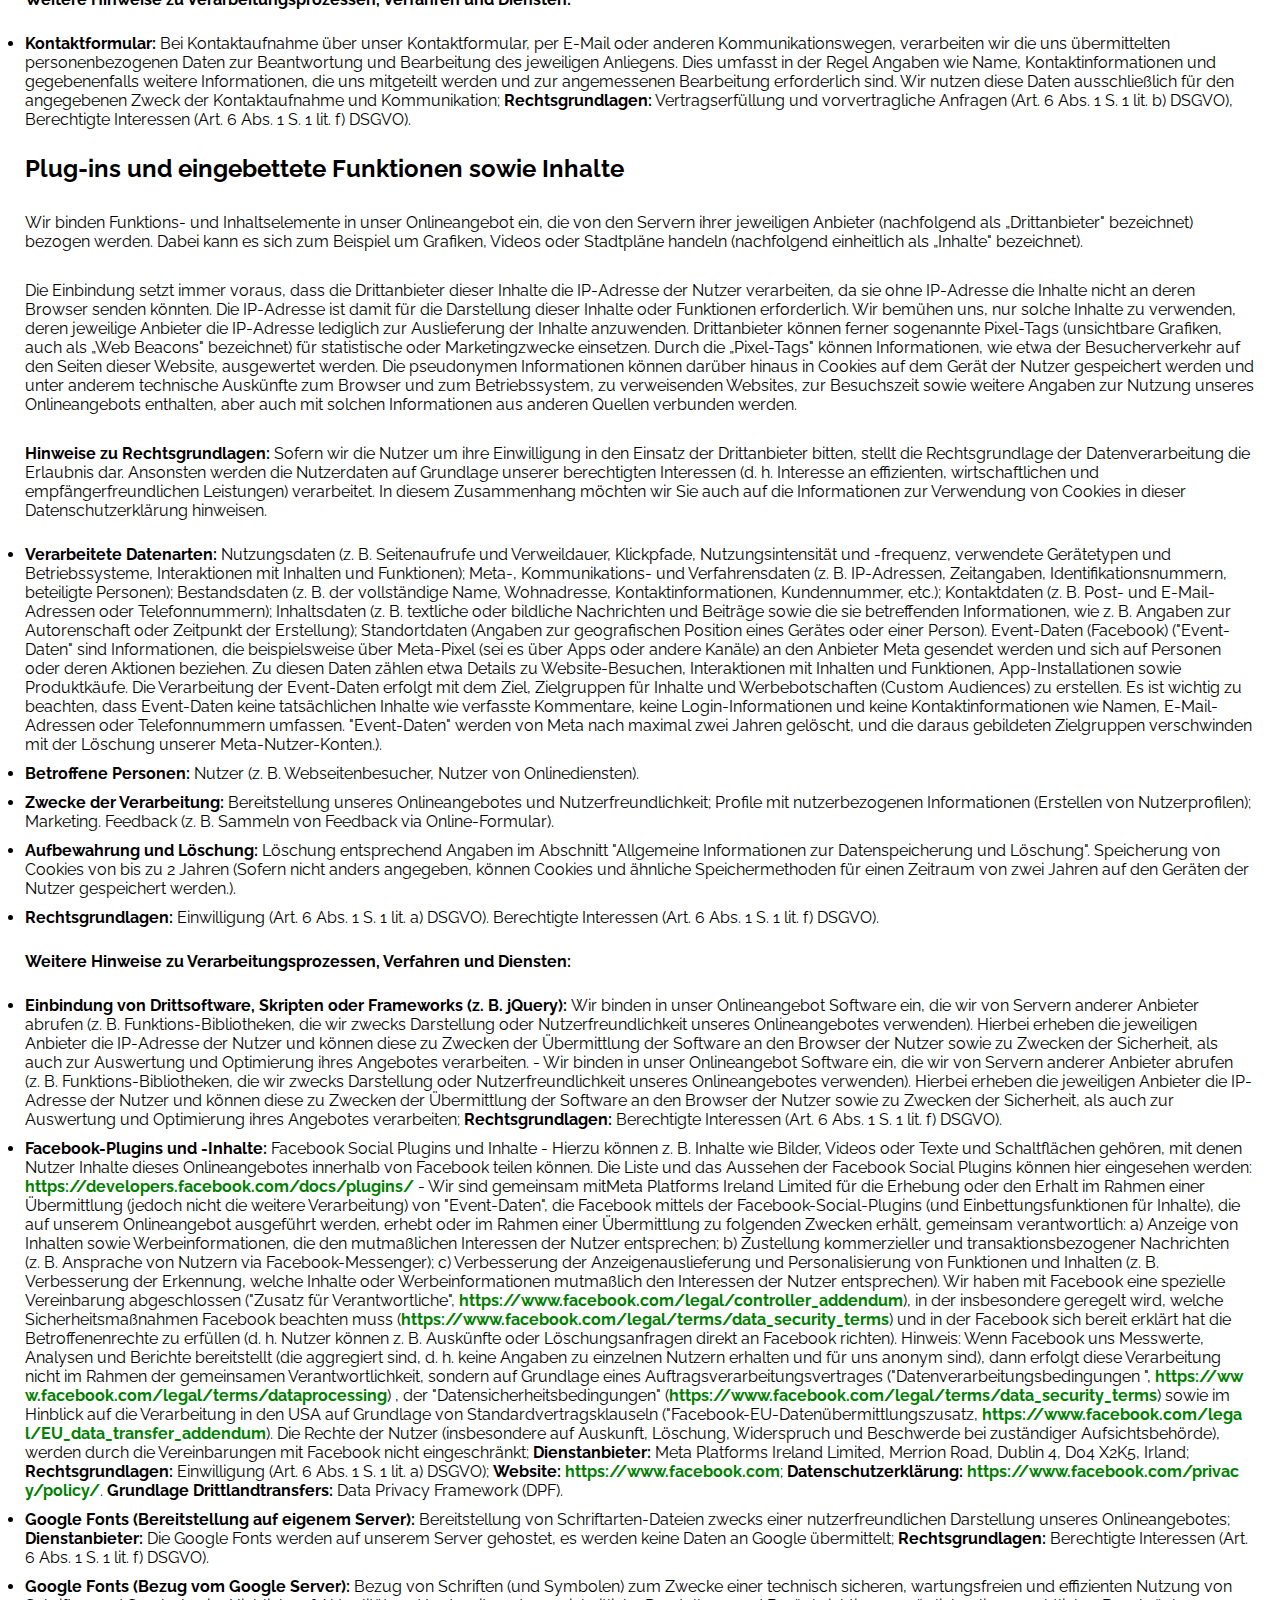
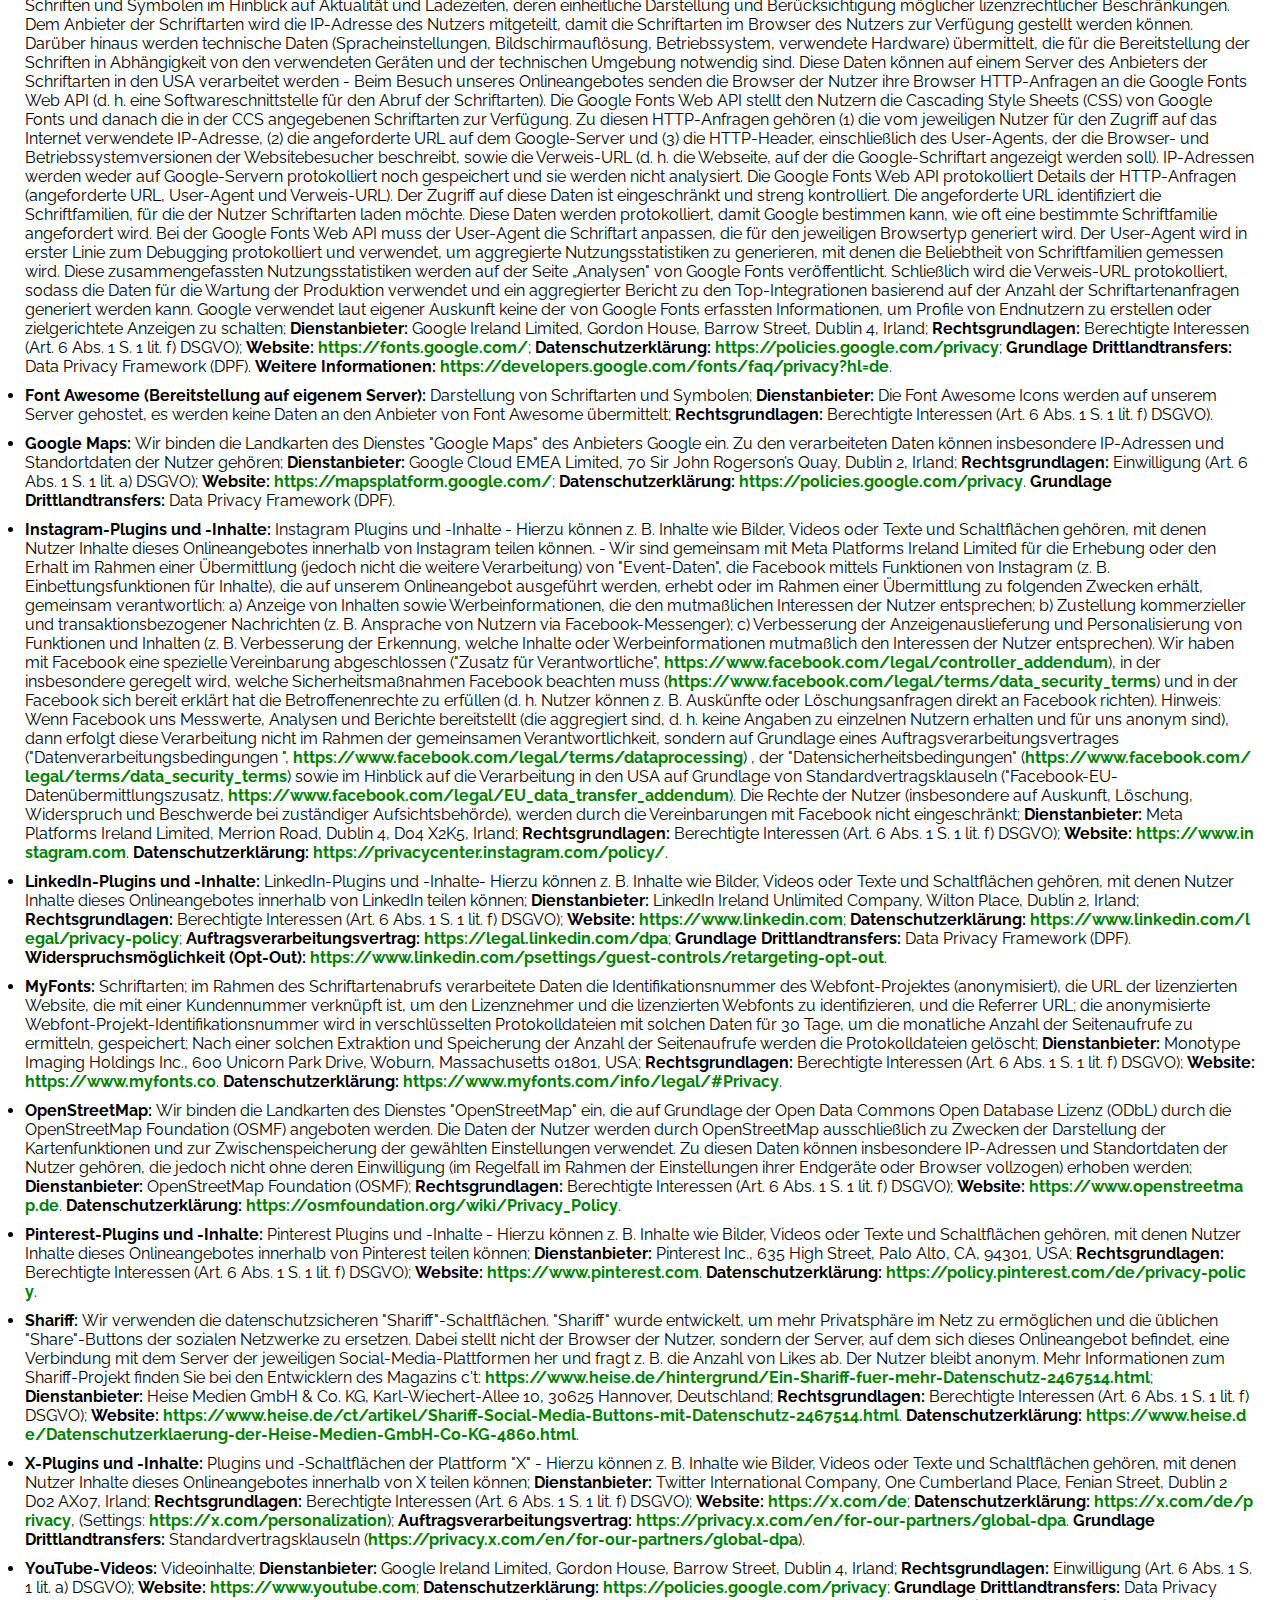
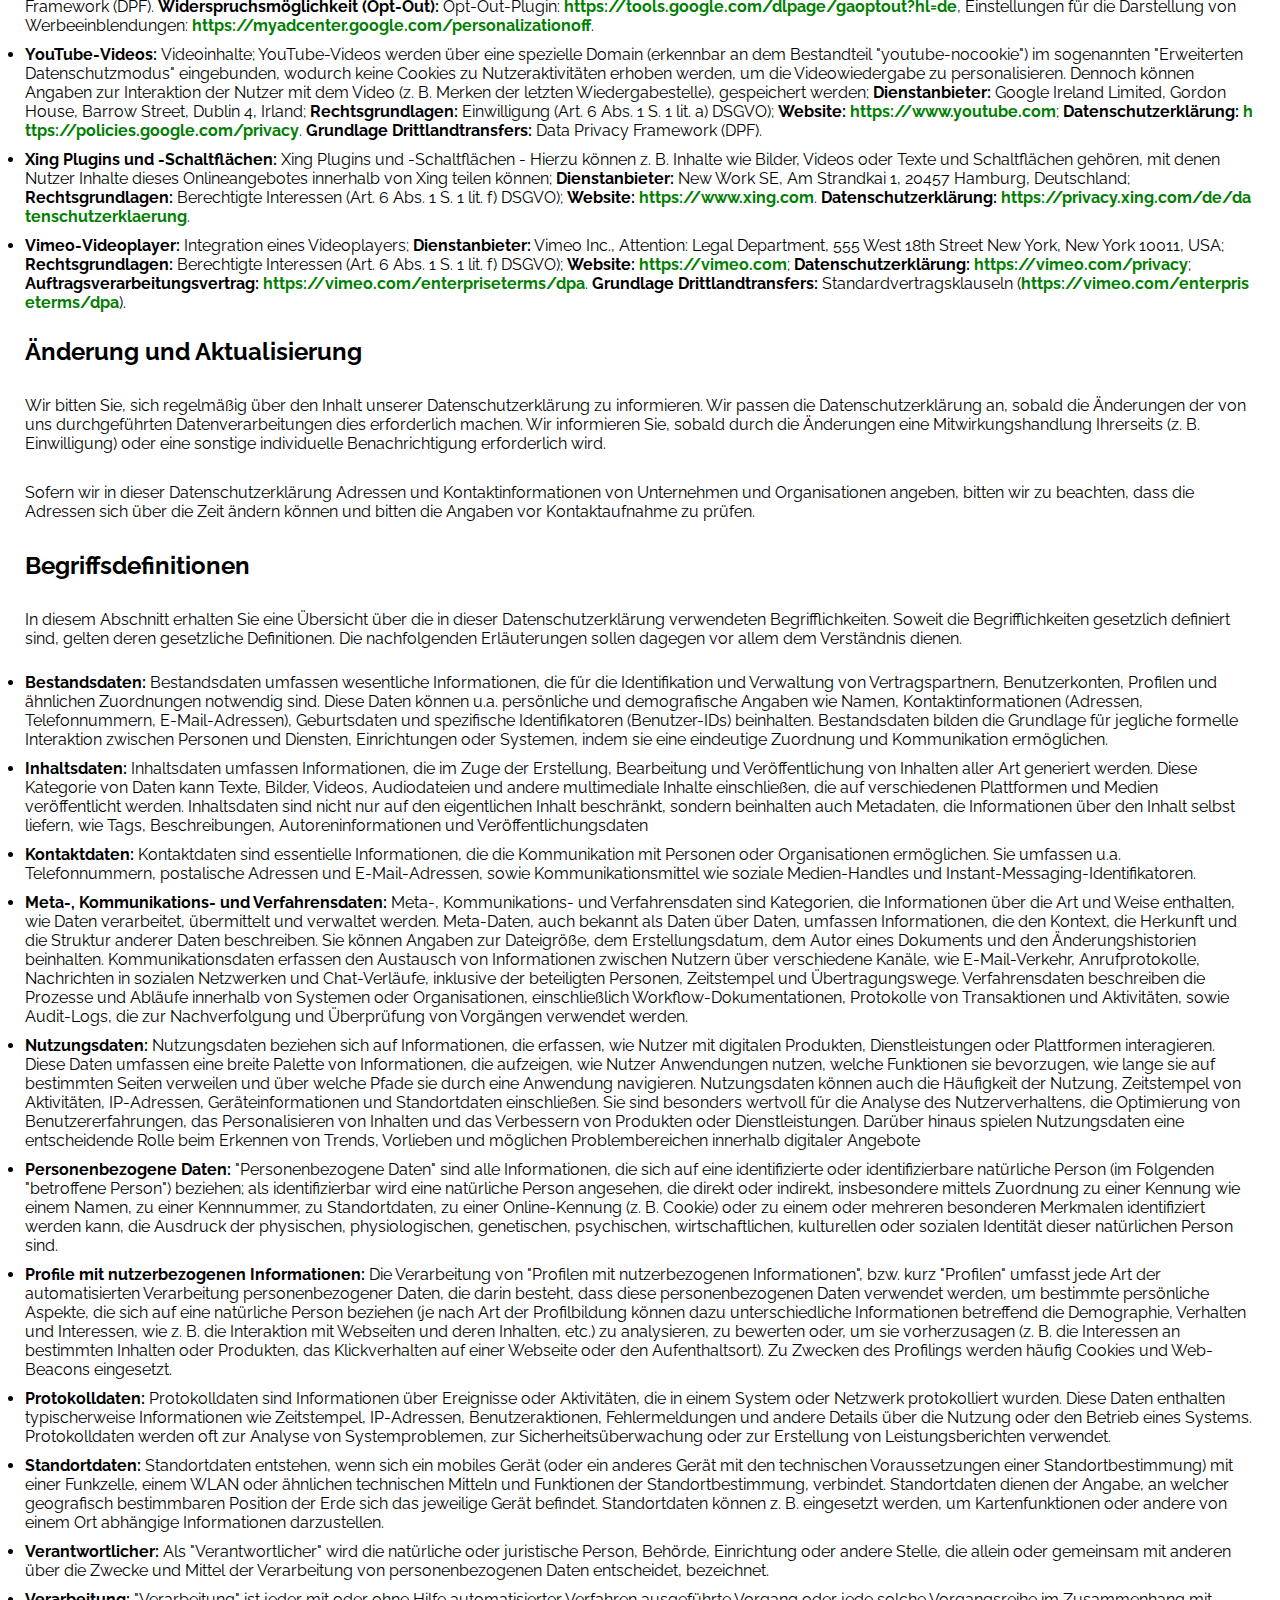
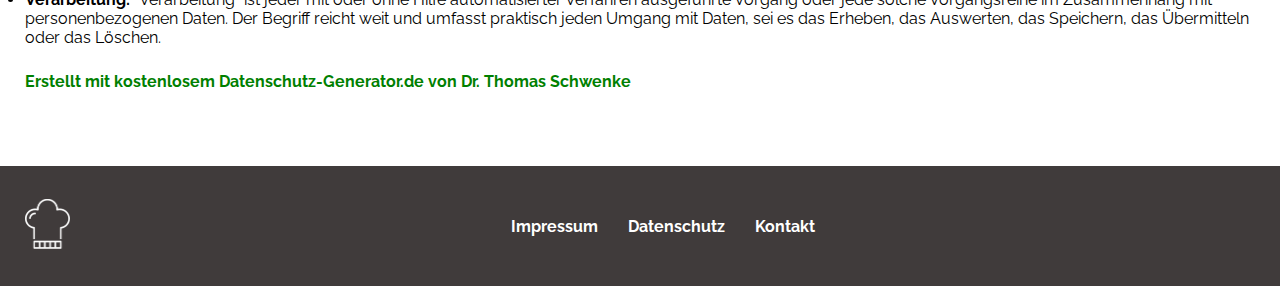
<file: privacy_policy.html>
<!DOCTYPE html>
<html lang="de">
  <head>
    <meta charset="UTF-8" />
    <meta name="viewport" content="width=device-width, initial-scale=1.0" />
    <link rel="stylesheet" href="./css/styles.css" />
    <link rel="icon" href="./img/icons/fav.ico" type="image/x-icon" />
    <script src="./js/script.js" defer></script>
    <title>Kochwelt - Datenschutz</title>
  </head>
  <body>
    <!-- Nav -->
    <div id="nav"></div>
    <!-- Footer Container -->
    <main class="content">
      <section class="privacy_policy_container">
        <div class="privacy_policy_container--privacy_policy">
          <h1>Datenschutzerklärung</h1>
          <p>Stand: 11. August 2024</p>
          <h2>Inhaltsübersicht</h2>
          <ul class="index">
            <li><a class="index-link" href="#m3">Verantwortlicher</a></li>
            <li>
              <a class="index-link" href="#mOverview">Übersicht der Verarbeitungen</a>
            </li>
            <li>
              <a class="index-link" href="#m2427">Maßgebliche Rechtsgrundlagen</a>
            </li>
            <li>
              <a class="index-link" href="#m25">Übermittlung von personenbezogenen Daten</a>
            </li>
            <li>
              <a class="index-link" href="#m24">Internationale Datentransfers</a>
            </li>
            <li>
              <a class="index-link" href="#m12">Allgemeine Informationen zur Datenspeicherung und Löschung</a>
            </li>
            <li>
              <a class="index-link" href="#m10">Rechte der betroffenen Personen</a>
            </li>
            <li>
              <a class="index-link" href="#m225">Bereitstellung des Onlineangebots und Webhosting</a>
            </li>
            <li><a class="index-link" href="#m134">Einsatz von Cookies</a></li>
            <li>
              <a class="index-link" href="#m182">Kontakt- und Anfrageverwaltung</a>
            </li>
            <li>
              <a class="index-link" href="#m328">Plug-ins und eingebettete Funktionen sowie Inhalte</a>
            </li>
            <li>
              <a class="index-link" href="#m15">Änderung und Aktualisierung</a>
            </li>
            <li><a class="index-link" href="#m42">Begriffsdefinitionen</a></li>
          </ul>
          <h2 id="m3">Verantwortlicher</h2>
          <p>Mirko Rinke <br />Maschstraße 7<br />31199 Diekholzen</p>
          <p>
            E-Mail-Adresse:
            <a href="mailto:mirkorinke@htp.com">mirkorinke@htp.com</a>
          </p>

          <h2 id="mOverview">Übersicht der Verarbeitungen</h2>
          <p>
            Die nachfolgende Übersicht fasst die Arten der verarbeiteten Daten und die Zwecke ihrer Verarbeitung zusammen und verweist auf die
            betroffenen Personen.
          </p>
          <h3>Arten der verarbeiteten Daten</h3>
          <ul>
            <li>Bestandsdaten.</li>
            <li>Standortdaten.</li>
            <li>Kontaktdaten.</li>
            <li>Inhaltsdaten.</li>
            <li>Nutzungsdaten.</li>
            <li>Meta-, Kommunikations- und Verfahrensdaten.</li>
            <li>Event-Daten (Facebook).</li>
            <li>Protokolldaten.</li>
          </ul>
          <h3>Kategorien betroffener Personen</h3>
          <ul>
            <li>Kommunikationspartner.</li>
            <li>Nutzer.</li>
          </ul>
          <h3>Zwecke der Verarbeitung</h3>
          <ul>
            <li>Kommunikation.</li>
            <li>Sicherheitsmaßnahmen.</li>
            <li>Organisations- und Verwaltungsverfahren.</li>
            <li>Feedback.</li>
            <li>Marketing.</li>
            <li>Profile mit nutzerbezogenen Informationen.</li>
            <li>Bereitstellung unseres Onlineangebotes und Nutzerfreundlichkeit.</li>
            <li>Informationstechnische Infrastruktur.</li>
            <li>Öffentlichkeitsarbeit.</li>
          </ul>
          <h2 id="m2427">Maßgebliche Rechtsgrundlagen</h2>
          <p>
            <strong>Maßgebliche Rechtsgrundlagen nach der DSGVO: </strong>Im Folgenden erhalten Sie eine Übersicht der Rechtsgrundlagen der DSGVO, auf
            deren Basis wir personenbezogene Daten verarbeiten. Bitte nehmen Sie zur Kenntnis, dass neben den Regelungen der DSGVO nationale
            Datenschutzvorgaben in Ihrem bzw. unserem Wohn- oder Sitzland gelten können. Sollten ferner im Einzelfall speziellere Rechtsgrundlagen
            maßgeblich sein, teilen wir Ihnen diese in der Datenschutzerklärung mit.
          </p>
          <ul>
            <li>
              <strong>Einwilligung (Art. 6 Abs. 1 S. 1 lit. a) DSGVO)</strong> - Die betroffene Person hat ihre Einwilligung in die Verarbeitung der
              sie betreffenden personenbezogenen Daten für einen spezifischen Zweck oder mehrere bestimmte Zwecke gegeben.
            </li>
            <li>
              <strong>Vertragserfüllung und vorvertragliche Anfragen (Art. 6 Abs. 1 S. 1 lit. b) DSGVO)</strong>
              - Die Verarbeitung ist für die Erfüllung eines Vertrags, dessen Vertragspartei die betroffene Person ist, oder zur Durchführung
              vorvertraglicher Maßnahmen erforderlich, die auf Anfrage der betroffenen Person erfolgen.
            </li>
            <li>
              <strong>Berechtigte Interessen (Art. 6 Abs. 1 S. 1 lit. f) DSGVO)</strong>
              - die Verarbeitung ist zur Wahrung der berechtigten Interessen des Verantwortlichen oder eines Dritten notwendig, vorausgesetzt, dass
              die Interessen, Grundrechte und Grundfreiheiten der betroffenen Person, die den Schutz personenbezogener Daten verlangen, nicht
              überwiegen.
            </li>
          </ul>
          <p>
            <strong>Nationale Datenschutzregelungen in Deutschland: </strong>Zusätzlich zu den Datenschutzregelungen der DSGVO gelten nationale
            Regelungen zum Datenschutz in Deutschland. Hierzu gehört insbesondere das Gesetz zum Schutz vor Missbrauch personenbezogener Daten bei der
            Datenverarbeitung (Bundesdatenschutzgesetz – BDSG). Das BDSG enthält insbesondere Spezialregelungen zum Recht auf Auskunft, zum Recht auf
            Löschung, zum Widerspruchsrecht, zur Verarbeitung besonderer Kategorien personenbezogener Daten, zur Verarbeitung für andere Zwecke und
            zur Übermittlung sowie automatisierten Entscheidungsfindung im Einzelfall einschließlich Profiling. Ferner können Landesdatenschutzgesetze
            der einzelnen Bundesländer zur Anwendung gelangen.
          </p>
          <p>
            <strong>Hinweis auf Geltung DSGVO und Schweizer DSG: </strong>Diese Datenschutzhinweise dienen sowohl der Informationserteilung nach dem
            Schweizer DSG als auch nach der Datenschutzgrundverordnung (DSGVO). Aus diesem Grund bitten wir Sie zu beachten, dass aufgrund der
            breiteren räumlichen Anwendung und Verständlichkeit die Begriffe der DSGVO verwendet werden. Insbesondere statt der im Schweizer DSG
            verwendeten Begriffe „Bearbeitung" von „Personendaten", "überwiegendes Interesse" und "besonders schützenswerte Personendaten" werden die
            in der DSGVO verwendeten Begriffe „Verarbeitung" von „personenbezogenen Daten" sowie "berechtigtes Interesse" und "besondere Kategorien
            von Daten" verwendet. Die gesetzliche Bedeutung der Begriffe wird jedoch im Rahmen der Geltung des Schweizer DSG weiterhin nach dem
            Schweizer DSG bestimmt.
          </p>

          <h2 id="m25">Übermittlung von personenbezogenen Daten</h2>
          <p>
            Im Rahmen unserer Verarbeitung von personenbezogenen Daten kommt es vor, dass diese an andere Stellen, Unternehmen, rechtlich
            selbstständige Organisationseinheiten oder Personen übermittelt beziehungsweise ihnen gegenüber offengelegt werden. Zu den Empfängern
            dieser Daten können z. B. mit IT-Aufgaben beauftragte Dienstleister gehören oder Anbieter von Diensten und Inhalten, die in eine Website
            eingebunden sind. In solchen Fällen beachten wir die gesetzlichen Vorgaben und schließen insbesondere entsprechende Verträge bzw.
            Vereinbarungen, die dem Schutz Ihrer Daten dienen, mit den Empfängern Ihrer Daten ab.
          </p>

          <h2 id="m24">Internationale Datentransfers</h2>
          <p>
            Datenverarbeitung in Drittländern: Sofern wir Daten in einem Drittland (d. h., außerhalb der Europäischen Union (EU), des Europäischen
            Wirtschaftsraums (EWR)) verarbeiten oder die Verarbeitung im Rahmen der Inanspruchnahme von Diensten Dritter oder der Offenlegung bzw.
            Übermittlung von Daten an andere Personen, Stellen oder Unternehmen stattfindet, erfolgt dies nur im Einklang mit den gesetzlichen
            Vorgaben. Sofern das Datenschutzniveau in dem Drittland mittels eines Angemessenheitsbeschlusses anerkannt wurde (Art. 45 DSGVO), dient
            dieser als Grundlage des Datentransfers. Im Übrigen erfolgen Datentransfers nur dann, wenn das Datenschutzniveau anderweitig gesichert
            ist, insbesondere durch Standardvertragsklauseln (Art. 46 Abs. 2 lit. c) DSGVO), ausdrückliche Einwilligung oder im Fall vertraglicher
            oder gesetzlich erforderlicher Übermittlung (Art. 49 Abs. 1 DSGVO). Im Übrigen teilen wir Ihnen die Grundlagen der Drittlandübermittlung
            bei den einzelnen Anbietern aus dem Drittland mit, wobei die Angemessenheitsbeschlüsse als Grundlagen vorrangig gelten. Informationen zu
            Drittlandtransfers und vorliegenden Angemessenheitsbeschlüssen können dem Informationsangebot der EU-Kommission entnommen werden:
            <a
              href="https://commission.europa.eu/law/law-topic/data-protection/international-dimension-data-protection_en?prefLang=de"
              target="_blank"
              >https://commission.europa.eu/law/law-topic/data-protection/international-dimension-data-protection_en?prefLang=de.</a
            >
          </p>
          <p>
            EU-US Trans-Atlantic Data Privacy Framework: Im Rahmen des sogenannten „Data Privacy Framework" (DPF) hat die EU-Kommission das
            Datenschutzniveau ebenfalls für bestimmte Unternehmen aus den USA im Rahmen der Angemessenheitsbeschlusses vom 10.07.2023 als sicher
            anerkannt. Die Liste der zertifizierten Unternehmen als auch weitere Informationen zu dem DPF können Sie der Website des
            Handelsministeriums der USA unter
            <a href="https://www.dataprivacyframework.gov/" target="_blank">https://www.dataprivacyframework.gov/</a>
            (in Englisch) entnehmen. Wir informieren Sie im Rahmen der Datenschutzhinweise, welche von uns eingesetzten Diensteanbieter unter dem Data
            Privacy Framework zertifiziert sind.
          </p>

          <h2 id="m12">Allgemeine Informationen zur Datenspeicherung und Löschung</h2>
          <p>
            Wir löschen personenbezogene Daten, die wir verarbeiten, gemäß den gesetzlichen Bestimmungen, sobald die zugrundeliegenden Einwilligungen
            widerrufen werden oder keine weiteren rechtlichen Grundlagen für die Verarbeitung bestehen. Dies betrifft Fälle, in denen der
            ursprüngliche Verarbeitungszweck entfällt oder die Daten nicht mehr benötigt werden. Ausnahmen von dieser Regelung bestehen, wenn
            gesetzliche Pflichten oder besondere Interessen eine längere Aufbewahrung oder Archivierung der Daten erfordern.
          </p>
          <p>
            Insbesondere müssen Daten, die aus handels- oder steuerrechtlichen Gründen aufbewahrt werden müssen oder deren Speicherung notwendig ist
            zur Rechtsverfolgung oder zum Schutz der Rechte anderer natürlicher oder juristischer Personen, entsprechend archiviert werden.
          </p>
          <p>
            Unsere Datenschutzhinweise enthalten zusätzliche Informationen zur Aufbewahrung und Löschung von Daten, die speziell für bestimmte
            Verarbeitungsprozesse gelten.
          </p>
          <p>Bei mehreren Angaben zur Aufbewahrungsdauer oder Löschungsfristen eines Datums, ist stets die längste Frist maßgeblich.</p>
          <p>
            Beginnt eine Frist nicht ausdrücklich zu einem bestimmten Datum und beträgt sie mindestens ein Jahr, so startet sie automatisch am Ende
            des Kalenderjahres, in dem das fristauslösende Ereignis eingetreten ist. Im Fall laufender Vertragsverhältnisse, in deren Rahmen Daten
            gespeichert werden, ist das fristauslösende Ereignis der Zeitpunkt des Wirksamwerdens der Kündigung oder sonstige Beendigung des
            Rechtsverhältnisses.
          </p>
          <p>
            Daten, die nicht mehr für den ursprünglich vorgesehenen Zweck, sondern aufgrund gesetzlicher Vorgaben oder anderer Gründe aufbewahrt
            werden, verarbeiten wir ausschließlich zu den Gründen, die ihre Aufbewahrung rechtfertigen.
          </p>
          <p>
            <strong>Weitere Hinweise zu Verarbeitungsprozessen, Verfahren und Diensten:</strong>
          </p>
          <ul class="m-elements">
            <li>
              <strong>Aufbewahrung und Löschung von Daten: </strong>Die folgenden allgemeinen Fristen gelten für die Aufbewahrung und Archivierung
              nach deutschem Recht:
              <ul>
                <li>
                  10 Jahre - Aufbewahrungsfrist für Bücher und Aufzeichnungen, Jahresabschlüsse, Inventare, Lageberichte, Eröffnungsbilanz sowie die
                  zu ihrem Verständnis erforderlichen Arbeitsanweisungen und sonstigen Organisationsunterlagen, Buchungsbelege und Rechnungen (§ 147
                  Abs. 3 i. V. m. Abs. 1 Nr. 1, 4 und 4a AO, § 14b Abs. 1 UStG, § 257 Abs. 1 Nr. 1 u. 4, Abs. 4 HGB).
                </li>
                <li>
                  6 Jahre - Übrige Geschäftsunterlagen: empfangene Handels- oder Geschäftsbriefe, Wiedergaben der abgesandten Handels- oder
                  Geschäftsbriefe, sonstige Unterlagen, soweit sie für die Besteuerung von Bedeutung sind, z. B. Stundenlohnzettel,
                  Betriebsabrechnungsbögen, Kalkulationsunterlagen, Preisauszeichnungen, aber auch Lohnabrechnungsunterlagen, soweit sie nicht bereits
                  Buchungsbelege sind und Kassenstreifen (§ 147 Abs. 3 i. V. m. Abs. 1 Nr. 2, 3, 5 AO, § 257 Abs. 1 Nr. 2 u. 3, Abs. 4 HGB).
                </li>
                <li>
                  3 Jahre - Daten, die erforderlich sind, um potenzielle Gewährleistungs- und Schadensersatzansprüche oder ähnliche vertragliche
                  Ansprüche und Rechte zu berücksichtigen sowie damit verbundene Anfragen zu bearbeiten, basierend auf früheren Geschäftserfahrungen
                  und üblichen Branchenpraktiken, werden für die Dauer der regulären gesetzlichen Verjährungsfrist von drei Jahren gespeichert (§§
                  195, 199 BGB).
                </li>
              </ul>
            </li>
          </ul>
          <h2 id="m10">Rechte der betroffenen Personen</h2>
          <p>
            Rechte der betroffenen Personen aus der DSGVO: Ihnen stehen als Betroffene nach der DSGVO verschiedene Rechte zu, die sich insbesondere
            aus Art. 15 bis 21 DSGVO ergeben:
          </p>
          <ul>
            <li>
              <strong
                >Widerspruchsrecht: Sie haben das Recht, aus Gründen, die sich aus Ihrer besonderen Situation ergeben, jederzeit gegen die
                Verarbeitung der Sie betreffenden personenbezogenen Daten, die aufgrund von Art. 6 Abs. 1 lit. e oder f DSGVO erfolgt, Widerspruch
                einzulegen; dies gilt auch für ein auf diese Bestimmungen gestütztes Profiling. Werden die Sie betreffenden personenbezogenen Daten
                verarbeitet, um Direktwerbung zu betreiben, haben Sie das Recht, jederzeit Widerspruch gegen die Verarbeitung der Sie betreffenden
                personenbezogenen Daten zum Zwecke derartiger Werbung einzulegen; dies gilt auch für das Profiling, soweit es mit solcher
                Direktwerbung in Verbindung steht.</strong
              >
            </li>
            <li><strong>Widerrufsrecht bei Einwilligungen:</strong> Sie haben das Recht, erteilte Einwilligungen jederzeit zu widerrufen.</li>
            <li>
              <strong>Auskunftsrecht:</strong> Sie haben das Recht, eine Bestätigung darüber zu verlangen, ob betreffende Daten verarbeitet werden und
              auf Auskunft über diese Daten sowie auf weitere Informationen und Kopie der Daten entsprechend den gesetzlichen Vorgaben.
            </li>
            <li>
              <strong>Recht auf Berichtigung:</strong> Sie haben entsprechend den gesetzlichen Vorgaben das Recht, die Vervollständigung der Sie
              betreffenden Daten oder die Berichtigung der Sie betreffenden unrichtigen Daten zu verlangen.
            </li>
            <li>
              <strong>Recht auf Löschung und Einschränkung der Verarbeitung:</strong>
              Sie haben nach Maßgabe der gesetzlichen Vorgaben das Recht, zu verlangen, dass Sie betreffende Daten unverzüglich gelöscht werden, bzw.
              alternativ nach Maßgabe der gesetzlichen Vorgaben eine Einschränkung der Verarbeitung der Daten zu verlangen.
            </li>
            <li>
              <strong>Recht auf Datenübertragbarkeit:</strong> Sie haben das Recht, Sie betreffende Daten, die Sie uns bereitgestellt haben, nach
              Maßgabe der gesetzlichen Vorgaben in einem strukturierten, gängigen und maschinenlesbaren Format zu erhalten oder deren Übermittlung an
              einen anderen Verantwortlichen zu fordern.
            </li>
            <li>
              <strong>Beschwerde bei Aufsichtsbehörde:</strong> Sie haben unbeschadet eines anderweitigen verwaltungsrechtlichen oder gerichtlichen
              Rechtsbehelfs das Recht auf Beschwerde bei einer Aufsichtsbehörde, insbesondere in dem Mitgliedstaat ihres gewöhnlichen Aufenthaltsorts,
              ihres Arbeitsplatzes oder des Orts des mutmaßlichen Verstoßes, wenn Sie der Ansicht sind, dass die Verarbeitung der Sie betreffenden
              personenbezogenen Daten gegen die Vorgaben der DSGVO verstößt.
            </li>
          </ul>

          <h2 id="m225">Bereitstellung des Onlineangebots und Webhosting</h2>
          <p>
            Wir verarbeiten die Daten der Nutzer, um ihnen unsere Online-Dienste zur Verfügung stellen zu können. Zu diesem Zweck verarbeiten wir die
            IP-Adresse des Nutzers, die notwendig ist, um die Inhalte und Funktionen unserer Online-Dienste an den Browser oder das Endgerät der
            Nutzer zu übermitteln.
          </p>
          <ul class="m-elements">
            <li>
              <strong>Verarbeitete Datenarten:</strong> Nutzungsdaten (z. B. Seitenaufrufe und Verweildauer, Klickpfade, Nutzungsintensität und
              -frequenz, verwendete Gerätetypen und Betriebssysteme, Interaktionen mit Inhalten und Funktionen); Meta-, Kommunikations- und
              Verfahrensdaten (z. B. IP-Adressen, Zeitangaben, Identifikationsnummern, beteiligte Personen). Protokolldaten (z. B. Logfiles betreffend
              Logins oder den Abruf von Daten oder Zugriffszeiten.).
            </li>
            <li><strong>Betroffene Personen:</strong> Nutzer (z. B. Webseitenbesucher, Nutzer von Onlinediensten).</li>
            <li>
              <strong>Zwecke der Verarbeitung:</strong> Bereitstellung unseres Onlineangebotes und Nutzerfreundlichkeit; Informationstechnische
              Infrastruktur (Betrieb und Bereitstellung von Informationssystemen und technischen Geräten (Computer, Server etc.).).
              Sicherheitsmaßnahmen.
            </li>
            <li>
              <strong>Aufbewahrung und Löschung:</strong> Löschung entsprechend Angaben im Abschnitt "Allgemeine Informationen zur Datenspeicherung
              und Löschung".
            </li>
            <li class=""><strong>Rechtsgrundlagen:</strong> Berechtigte Interessen (Art. 6 Abs. 1 S. 1 lit. f) DSGVO).</li>
          </ul>
          <p>
            <strong>Weitere Hinweise zu Verarbeitungsprozessen, Verfahren und Diensten:</strong>
          </p>
          <ul class="m-elements">
            <li>
              <strong>Bereitstellung Onlineangebot auf gemietetem Speicherplatz: </strong>Für die Bereitstellung unseres Onlineangebotes nutzen wir
              Speicherplatz, Rechenkapazität und Software, die wir von einem entsprechenden Serveranbieter (auch "Webhoster" genannt) mieten oder
              anderweitig beziehen;
              <span class=""><strong>Rechtsgrundlagen:</strong> Berechtigte Interessen (Art. 6 Abs. 1 S. 1 lit. f) DSGVO).</span>
            </li>
            <li>
              <strong>Erhebung von Zugriffsdaten und Logfiles: </strong>Der Zugriff auf unser Onlineangebot wird in Form von sogenannten
              "Server-Logfiles" protokolliert. Zu den Serverlogfiles können die Adresse und der Name der abgerufenen Webseiten und Dateien, Datum und
              Uhrzeit des Abrufs, übertragene Datenmengen, Meldung über erfolgreichen Abruf, Browsertyp nebst Version, das Betriebssystem des Nutzers,
              Referrer URL (die zuvor besuchte Seite) und im Regelfall IP-Adressen und der anfragende Provider gehören. Die Serverlogfiles können zum
              einen zu Sicherheitszwecken eingesetzt werden, z. B. um eine Überlastung der Server zu vermeiden (insbesondere im Fall von
              missbräuchlichen Angriffen, sogenannten DDoS-Attacken), und zum anderen, um die Auslastung der Server und ihre Stabilität
              sicherzustellen; <span class=""><strong>Rechtsgrundlagen:</strong> Berechtigte Interessen (Art. 6 Abs. 1 S. 1 lit. f) DSGVO). </span
              ><strong>Löschung von Daten:</strong> Logfile-Informationen werden für die Dauer von maximal 30 Tagen gespeichert und danach gelöscht
              oder anonymisiert. Daten, deren weitere Aufbewahrung zu Beweiszwecken erforderlich ist, sind bis zur endgültigen Klärung des jeweiligen
              Vorfalls von der Löschung ausgenommen.
            </li>
          </ul>
          <h2 id="m134">Einsatz von Cookies</h2>
          <p>
            Cookies sind kleine Textdateien bzw. sonstige Speichervermerke, die Informationen auf Endgeräten speichern und aus ihnen auslesen. Zum
            Beispiel, um den Log-in-Status in einem Nutzerkonto, einen Warenkorbinhalt in einem E-Shop, die aufgerufenen Inhalte oder verwendete
            Funktionen eines Onlineangebots zu speichern. Cookies können ferner in Bezug auf unterschiedliche Anliegen Einsatz finden, etwa zu Zwecken
            der Funktionsfähigkeit, der Sicherheit und des Komforts von Onlineangeboten sowie der Erstellung von Analysen der Besucherströme.
          </p>
          <p>
            <strong>Hinweise zur Einwilligung: </strong>Wir setzen Cookies im Einklang mit den gesetzlichen Vorschriften ein. Daher holen wir von den
            Nutzern eine vorhergehende Einwilligung ein, es sei denn, sie ist laut Gesetzeslage nicht gefordert. Eine Erlaubnis ist insbesondere nicht
            notwendig, wenn das Speichern und das Auslesen der Informationen, also auch von Cookies, unbedingt erforderlich sind, um den Nutzern einen
            von ihnen ausdrücklich gewünschten Telemediendienst (also unser Onlineangebot) zur Verfügung zu stellen. Die widerrufliche Einwilligung
            wird ihnen gegenüber deutlich kommuniziert und enthält die Informationen zur jeweiligen Cookie-Nutzung.
          </p>
          <p>
            <strong>Hinweise zu datenschutzrechtlichen Rechtsgrundlagen: </strong>Auf welcher datenschutzrechtlichen Grundlage wir die
            personenbezogenen Daten der Nutzer mithilfe von Cookies verarbeiten, hängt davon ab, ob wir sie um eine Einwilligung bitten. Falls die
            Nutzer akzeptieren, ist die Rechtsgrundlage der Verwertung ihrer Daten die erklärte Einwilligung. Andernfalls werden die mithilfe von
            Cookies verwerteten Daten auf Grundlage unserer berechtigten Interessen (z. B. an einem betriebswirtschaftlichen Betrieb unseres
            Onlineangebots und der Verbesserung seiner Nutzbarkeit) verarbeitet oder, falls dies im Rahmen der Erfüllung unserer vertraglichen
            Pflichten erfolgt, wenn der Einsatz von Cookies erforderlich ist, um unseren vertraglichen Verpflichtungen nachzukommen. Zu welchen
            Zwecken die Cookies von uns verwertet werden, darüber klären wir im Laufe dieser Datenschutzerklärung oder im Rahmen von unseren
            Einwilligungs- und Verarbeitungsprozessen auf.
          </p>
          <p><strong>Speicherdauer: </strong>Im Hinblick auf die Speicherdauer werden die folgenden Arten von Cookies unterschieden:</p>
          <ul>
            <li>
              <strong>Temporäre Cookies (auch: Session- oder Sitzungscookies):</strong>
              Temporäre Cookies werden spätestens gelöscht, nachdem ein Nutzer ein Onlineangebot verlassen und sein Endgerät (z. B. Browser oder
              mobile Applikation) geschlossen hat.
            </li>
            <li>
              <strong>Permanente Cookies:</strong> Permanente Cookies bleiben auch nach dem Schließen des Endgeräts gespeichert. So können
              beispielsweise der Log-in-Status gespeichert und bevorzugte Inhalte direkt angezeigt werden, wenn der Nutzer eine Website erneut
              besucht. Ebenso können die mithilfe von Cookies erhobenen Nutzerdaten zur Reichweitenmessung Verwendung finden. Sofern wir Nutzern keine
              expliziten Angaben zur Art und Speicherdauer von Cookies mitteilen (z. B. im Rahmen der Einholung der Einwilligung), sollten sie davon
              ausgehen, dass diese permanent sind und die Speicherdauer bis zu zwei Jahre betragen kann.
            </li>
          </ul>
          <p>
            <strong>Allgemeine Hinweise zum Widerruf und Widerspruch (Opt-out): </strong>Nutzer können die von ihnen abgegebenen Einwilligungen
            jederzeit widerrufen und zudem einen Widerspruch gegen die Verarbeitung entsprechend den gesetzlichen Vorgaben, auch mittels der
            Privatsphäre-Einstellungen ihres Browsers, erklären.
          </p>
          <ul class="m-elements">
            <li>
              <strong>Verarbeitete Datenarten:</strong> Meta-, Kommunikations- und Verfahrensdaten (z. B. IP-Adressen, Zeitangaben,
              Identifikationsnummern, beteiligte Personen).
            </li>
            <li><strong>Betroffene Personen:</strong> Nutzer (z. B. Webseitenbesucher, Nutzer von Onlinediensten).</li>
            <li class="">
              <strong>Rechtsgrundlagen:</strong> Berechtigte Interessen (Art. 6 Abs. 1 S. 1 lit. f) DSGVO). Einwilligung (Art. 6 Abs. 1 S. 1 lit. a)
              DSGVO).
            </li>
          </ul>
          <p>
            <strong>Weitere Hinweise zu Verarbeitungsprozessen, Verfahren und Diensten:</strong>
          </p>
          <ul class="m-elements">
            <li>
              <strong>Verarbeitung von Cookie-Daten auf Grundlage einer Einwilligung: </strong>Wir setzen eine Einwilligungs-Management-Lösung ein,
              bei der die Einwilligung der Nutzer zur Verwendung von Cookies oder zu den im Rahmen der Einwilligungs-Management-Lösung genannten
              Verfahren und Anbietern eingeholt wird. Dieses Verfahren dient der Einholung, Protokollierung, Verwaltung und dem Widerruf von
              Einwilligungen, insbesondere bezogen auf den Einsatz von Cookies und vergleichbaren Technologien, die zur Speicherung, zum Auslesen und
              zur Verarbeitung von Informationen auf den Endgeräten der Nutzer eingesetzt werden. Im Rahmen dieses Verfahrens werden die
              Einwilligungen der Nutzer für die Nutzung von Cookies und die damit verbundenen Verarbeitungen von Informationen, einschließlich der im
              Einwilligungs-Management-Verfahren genannten spezifischen Verarbeitungen und Anbieter, eingeholt. Die Nutzer haben zudem die
              Möglichkeit, ihre Einwilligungen zu verwalten und zu widerrufen. Die Einwilligungserklärungen werden gespeichert, um eine erneute
              Abfrage zu vermeiden und den Nachweis der Einwilligung gemäß der gesetzlichen Anforderungen führen zu können. Die Speicherung erfolgt
              serverseitig und/oder in einem Cookie (sogenanntes Opt-In-Cookie) oder mittels vergleichbarer Technologien, um die Einwilligung einem
              spezifischen Nutzer oder dessen Gerät zuordnen zu können. Sofern keine spezifischen Angaben zu den Anbietern von
              Einwilligungs-Management-Diensten vorliegen, gelten folgende allgemeine Hinweise: Die Dauer der Speicherung der Einwilligung beträgt bis
              zu zwei Jahre. Dabei wird ein pseudonymer Nutzer-Identifikator erstellt, der zusammen mit dem Zeitpunkt der Einwilligung, den Angaben
              zum Umfang der Einwilligung (z. B. betreffende Kategorien von Cookies und/oder Diensteanbieter) sowie Informationen über den Browser,
              das System und das verwendete Endgerät gespeichert wird;
              <span class=""><strong>Rechtsgrundlagen:</strong> Einwilligung (Art. 6 Abs. 1 S. 1 lit. a) DSGVO).</span>
            </li>
          </ul>
          <h2 id="m182">Kontakt- und Anfrageverwaltung</h2>
          <p>
            Bei der Kontaktaufnahme mit uns (z. B. per Post, Kontaktformular, E-Mail, Telefon oder via soziale Medien) sowie im Rahmen bestehender
            Nutzer- und Geschäftsbeziehungen werden die Angaben der anfragenden Personen verarbeitet, soweit dies zur Beantwortung der Kontaktanfragen
            und etwaiger angefragter Maßnahmen erforderlich ist.
          </p>
          <ul class="m-elements">
            <li>
              <strong>Verarbeitete Datenarten:</strong> Bestandsdaten (z. B. der vollständige Name, Wohnadresse, Kontaktinformationen, Kundennummer,
              etc.); Kontaktdaten (z. B. Post- und E-Mail-Adressen oder Telefonnummern); Inhaltsdaten (z. B. textliche oder bildliche Nachrichten und
              Beiträge sowie die sie betreffenden Informationen, wie z. B. Angaben zur Autorenschaft oder Zeitpunkt der Erstellung); Nutzungsdaten (z.
              B. Seitenaufrufe und Verweildauer, Klickpfade, Nutzungsintensität und -frequenz, verwendete Gerätetypen und Betriebssysteme,
              Interaktionen mit Inhalten und Funktionen). Meta-, Kommunikations- und Verfahrensdaten (z. B. IP-Adressen, Zeitangaben,
              Identifikationsnummern, beteiligte Personen).
            </li>
            <li><strong>Betroffene Personen:</strong> Kommunikationspartner.</li>
            <li>
              <strong>Zwecke der Verarbeitung:</strong> Kommunikation; Organisations- und Verwaltungsverfahren; Feedback (z. B. Sammeln von Feedback
              via Online-Formular). Bereitstellung unseres Onlineangebotes und Nutzerfreundlichkeit.
            </li>
            <li>
              <strong>Aufbewahrung und Löschung:</strong> Löschung entsprechend Angaben im Abschnitt "Allgemeine Informationen zur Datenspeicherung
              und Löschung".
            </li>
            <li class="">
              <strong>Rechtsgrundlagen:</strong> Berechtigte Interessen (Art. 6 Abs. 1 S. 1 lit. f) DSGVO). Vertragserfüllung und vorvertragliche
              Anfragen (Art. 6 Abs. 1 S. 1 lit. b) DSGVO).
            </li>
          </ul>
          <p>
            <strong>Weitere Hinweise zu Verarbeitungsprozessen, Verfahren und Diensten:</strong>
          </p>
          <ul class="m-elements">
            <li>
              <strong>Kontaktformular: </strong>Bei Kontaktaufnahme über unser Kontaktformular, per E-Mail oder anderen Kommunikationswegen,
              verarbeiten wir die uns übermittelten personenbezogenen Daten zur Beantwortung und Bearbeitung des jeweiligen Anliegens. Dies umfasst in
              der Regel Angaben wie Name, Kontaktinformationen und gegebenenfalls weitere Informationen, die uns mitgeteilt werden und zur
              angemessenen Bearbeitung erforderlich sind. Wir nutzen diese Daten ausschließlich für den angegebenen Zweck der Kontaktaufnahme und
              Kommunikation;
              <span class=""
                ><strong>Rechtsgrundlagen:</strong> Vertragserfüllung und vorvertragliche Anfragen (Art. 6 Abs. 1 S. 1 lit. b) DSGVO), Berechtigte
                Interessen (Art. 6 Abs. 1 S. 1 lit. f) DSGVO).</span
              >
            </li>
          </ul>
          <h2 id="m328">Plug-ins und eingebettete Funktionen sowie Inhalte</h2>
          <p>
            Wir binden Funktions- und Inhaltselemente in unser Onlineangebot ein, die von den Servern ihrer jeweiligen Anbieter (nachfolgend als
            „Drittanbieter" bezeichnet) bezogen werden. Dabei kann es sich zum Beispiel um Grafiken, Videos oder Stadtpläne handeln (nachfolgend
            einheitlich als „Inhalte" bezeichnet).
          </p>
          <p>
            Die Einbindung setzt immer voraus, dass die Drittanbieter dieser Inhalte die IP-Adresse der Nutzer verarbeiten, da sie ohne IP-Adresse die
            Inhalte nicht an deren Browser senden könnten. Die IP-Adresse ist damit für die Darstellung dieser Inhalte oder Funktionen erforderlich.
            Wir bemühen uns, nur solche Inhalte zu verwenden, deren jeweilige Anbieter die IP-Adresse lediglich zur Auslieferung der Inhalte
            anzuwenden. Drittanbieter können ferner sogenannte Pixel-Tags (unsichtbare Grafiken, auch als „Web Beacons" bezeichnet) für statistische
            oder Marketingzwecke einsetzen. Durch die „Pixel-Tags" können Informationen, wie etwa der Besucherverkehr auf den Seiten dieser Website,
            ausgewertet werden. Die pseudonymen Informationen können darüber hinaus in Cookies auf dem Gerät der Nutzer gespeichert werden und unter
            anderem technische Auskünfte zum Browser und zum Betriebssystem, zu verweisenden Websites, zur Besuchszeit sowie weitere Angaben zur
            Nutzung unseres Onlineangebots enthalten, aber auch mit solchen Informationen aus anderen Quellen verbunden werden.
          </p>
          <p>
            <strong>Hinweise zu Rechtsgrundlagen:</strong> Sofern wir die Nutzer um ihre Einwilligung in den Einsatz der Drittanbieter bitten, stellt
            die Rechtsgrundlage der Datenverarbeitung die Erlaubnis dar. Ansonsten werden die Nutzerdaten auf Grundlage unserer berechtigten
            Interessen (d. h. Interesse an effizienten, wirtschaftlichen und empfängerfreundlichen Leistungen) verarbeitet. In diesem Zusammenhang
            möchten wir Sie auch auf die Informationen zur Verwendung von Cookies in dieser Datenschutzerklärung hinweisen.
          </p>
          <ul class="m-elements">
            <li>
              <strong>Verarbeitete Datenarten:</strong> Nutzungsdaten (z. B. Seitenaufrufe und Verweildauer, Klickpfade, Nutzungsintensität und
              -frequenz, verwendete Gerätetypen und Betriebssysteme, Interaktionen mit Inhalten und Funktionen); Meta-, Kommunikations- und
              Verfahrensdaten (z. B. IP-Adressen, Zeitangaben, Identifikationsnummern, beteiligte Personen); Bestandsdaten (z. B. der vollständige
              Name, Wohnadresse, Kontaktinformationen, Kundennummer, etc.); Kontaktdaten (z. B. Post- und E-Mail-Adressen oder Telefonnummern);
              Inhaltsdaten (z. B. textliche oder bildliche Nachrichten und Beiträge sowie die sie betreffenden Informationen, wie z. B. Angaben zur
              Autorenschaft oder Zeitpunkt der Erstellung); Standortdaten (Angaben zur geografischen Position eines Gerätes oder einer Person).
              Event-Daten (Facebook) ("Event-Daten" sind Informationen, die beispielsweise über Meta-Pixel (sei es über Apps oder andere Kanäle) an
              den Anbieter Meta gesendet werden und sich auf Personen oder deren Aktionen beziehen. Zu diesen Daten zählen etwa Details zu
              Website-Besuchen, Interaktionen mit Inhalten und Funktionen, App-Installationen sowie Produktkäufe. Die Verarbeitung der Event-Daten
              erfolgt mit dem Ziel, Zielgruppen für Inhalte und Werbebotschaften (Custom Audiences) zu erstellen. Es ist wichtig zu beachten, dass
              Event-Daten keine tatsächlichen Inhalte wie verfasste Kommentare, keine Login-Informationen und keine Kontaktinformationen wie Namen,
              E-Mail-Adressen oder Telefonnummern umfassen. "Event-Daten" werden von Meta nach maximal zwei Jahren gelöscht, und die daraus gebildeten
              Zielgruppen verschwinden mit der Löschung unserer Meta-Nutzer-Konten.).
            </li>
            <li><strong>Betroffene Personen:</strong> Nutzer (z. B. Webseitenbesucher, Nutzer von Onlinediensten).</li>
            <li>
              <strong>Zwecke der Verarbeitung:</strong> Bereitstellung unseres Onlineangebotes und Nutzerfreundlichkeit; Profile mit nutzerbezogenen
              Informationen (Erstellen von Nutzerprofilen); Marketing. Feedback (z. B. Sammeln von Feedback via Online-Formular).
            </li>
            <li>
              <strong>Aufbewahrung und Löschung:</strong> Löschung entsprechend Angaben im Abschnitt "Allgemeine Informationen zur Datenspeicherung
              und Löschung". Speicherung von Cookies von bis zu 2 Jahren (Sofern nicht anders angegeben, können Cookies und ähnliche Speichermethoden
              für einen Zeitraum von zwei Jahren auf den Geräten der Nutzer gespeichert werden.).
            </li>
            <li class="">
              <strong>Rechtsgrundlagen:</strong> Einwilligung (Art. 6 Abs. 1 S. 1 lit. a) DSGVO). Berechtigte Interessen (Art. 6 Abs. 1 S. 1 lit. f)
              DSGVO).
            </li>
          </ul>
          <p>
            <strong>Weitere Hinweise zu Verarbeitungsprozessen, Verfahren und Diensten:</strong>
          </p>
          <ul class="m-elements">
            <li>
              <strong>Einbindung von Drittsoftware, Skripten oder Frameworks (z. B. jQuery): </strong>Wir binden in unser Onlineangebot Software ein,
              die wir von Servern anderer Anbieter abrufen (z. B. Funktions-Bibliotheken, die wir zwecks Darstellung oder Nutzerfreundlichkeit unseres
              Onlineangebotes verwenden). Hierbei erheben die jeweiligen Anbieter die IP-Adresse der Nutzer und können diese zu Zwecken
              der Übermittlung der Software an den Browser der Nutzer sowie zu Zwecken der Sicherheit, als auch zur Auswertung und Optimierung ihres
              Angebotes verarbeiten. - Wir binden in unser Onlineangebot Software ein, die wir von Servern anderer Anbieter abrufen (z. B.
              Funktions-Bibliotheken, die wir zwecks Darstellung oder Nutzerfreundlichkeit unseres Onlineangebotes verwenden). Hierbei erheben die
              jeweiligen Anbieter die IP-Adresse der Nutzer und können diese zu Zwecken der Übermittlung der Software an den Browser der Nutzer sowie
              zu Zwecken der Sicherheit, als auch zur Auswertung und Optimierung ihres Angebotes verarbeiten;
              <span class=""><strong>Rechtsgrundlagen:</strong> Berechtigte Interessen (Art. 6 Abs. 1 S. 1 lit. f) DSGVO).</span>
            </li>
            <li>
              <strong>Facebook-Plugins und -Inhalte: </strong>Facebook Social Plugins und Inhalte - Hierzu können z. B. Inhalte wie Bilder, Videos
              oder Texte und Schaltflächen gehören, mit denen Nutzer Inhalte dieses Onlineangebotes innerhalb von Facebook teilen können. Die Liste
              und das Aussehen der Facebook Social Plugins können hier eingesehen werden:
              <a href="https://developers.facebook.com/docs/plugins/" target="_blank">https://developers.facebook.com/docs/plugins/</a>
              - Wir sind gemeinsam mitMeta Platforms Ireland Limited für die Erhebung oder den Erhalt im Rahmen einer Übermittlung (jedoch nicht die
              weitere Verarbeitung) von "Event-Daten", die Facebook mittels der Facebook-Social-Plugins (und Einbettungsfunktionen für Inhalte), die
              auf unserem Onlineangebot ausgeführt werden, erhebt oder im Rahmen einer Übermittlung zu folgenden Zwecken erhält, gemeinsam
              verantwortlich: a) Anzeige von Inhalten sowie Werbeinformationen, die den mutmaßlichen Interessen der Nutzer entsprechen; b) Zustellung
              kommerzieller und transaktionsbezogener Nachrichten (z. B. Ansprache von Nutzern via Facebook-Messenger); c) Verbesserung der
              Anzeigenauslieferung und Personalisierung von Funktionen und Inhalten (z. B. Verbesserung der Erkennung, welche Inhalte oder
              Werbeinformationen mutmaßlich den Interessen der Nutzer entsprechen). Wir haben mit Facebook eine spezielle Vereinbarung abgeschlossen
              ("Zusatz für Verantwortliche",
              <a href="https://www.facebook.com/legal/controller_addendum" target="_blank">https://www.facebook.com/legal/controller_addendum</a>), in
              der insbesondere geregelt wird, welche Sicherheitsmaßnahmen Facebook beachten muss (<a
                href="https://www.facebook.com/legal/terms/data_security_terms"
                target="_blank"
                >https://www.facebook.com/legal/terms/data_security_terms</a
              >) und in der Facebook sich bereit erklärt hat die Betroffenenrechte zu erfüllen (d. h. Nutzer können z. B. Auskünfte oder
              Löschungsanfragen direkt an Facebook richten). Hinweis: Wenn Facebook uns Messwerte, Analysen und Berichte bereitstellt (die aggregiert
              sind, d. h. keine Angaben zu einzelnen Nutzern erhalten und für uns anonym sind), dann erfolgt diese Verarbeitung nicht im Rahmen der
              gemeinsamen Verantwortlichkeit, sondern auf Grundlage eines Auftragsverarbeitungsvertrages ("Datenverarbeitungsbedingungen ",
              <a href="https://www.facebook.com/legal/terms/dataprocessing" target="_blank">https://www.facebook.com/legal/terms/dataprocessing</a>) ,
              der "Datensicherheitsbedingungen" (<a href="https://www.facebook.com/legal/terms/data_security_terms" target="_blank"
                >https://www.facebook.com/legal/terms/data_security_terms</a
              >) sowie im Hinblick auf die Verarbeitung in den USA auf Grundlage von Standardvertragsklauseln ("Facebook-EU-Datenübermittlungszusatz,
              <a href="https://www.facebook.com/legal/EU_data_transfer_addendum" target="_blank"
                >https://www.facebook.com/legal/EU_data_transfer_addendum</a
              >). Die Rechte der Nutzer (insbesondere auf Auskunft, Löschung, Widerspruch und Beschwerde bei zuständiger Aufsichtsbehörde), werden
              durch die Vereinbarungen mit Facebook nicht eingeschränkt; <strong>Dienstanbieter:</strong> Meta Platforms Ireland Limited, Merrion
              Road, Dublin 4, D04 X2K5, Irland;
              <span class=""><strong>Rechtsgrundlagen:</strong> Einwilligung (Art. 6 Abs. 1 S. 1 lit. a) DSGVO); </span><strong>Website:</strong>
              <a href="https://www.facebook.com" target="_blank">https://www.facebook.com</a>; <strong>Datenschutzerklärung:</strong>
              <a href="https://www.facebook.com/privacy/policy/" target="_blank">https://www.facebook.com/privacy/policy/</a>.
              <strong>Grundlage Drittlandtransfers:</strong> Data Privacy Framework (DPF).
            </li>
            <li>
              <strong>Google Fonts (Bereitstellung auf eigenem Server): </strong>Bereitstellung von Schriftarten-Dateien zwecks einer
              nutzerfreundlichen Darstellung unseres Onlineangebotes; <strong>Dienstanbieter:</strong> Die Google Fonts werden auf unserem Server
              gehostet, es werden keine Daten an Google übermittelt;
              <span class=""><strong>Rechtsgrundlagen:</strong> Berechtigte Interessen (Art. 6 Abs. 1 S. 1 lit. f) DSGVO).</span>
            </li>
            <li>
              <strong>Google Fonts (Bezug vom Google Server): </strong>Bezug von Schriften (und Symbolen) zum Zwecke einer technisch sicheren,
              wartungsfreien und effizienten Nutzung von Schriften und Symbolen im Hinblick auf Aktualität und Ladezeiten, deren einheitliche
              Darstellung und Berücksichtigung möglicher lizenzrechtlicher Beschränkungen. Dem Anbieter der Schriftarten wird die IP-Adresse des
              Nutzers mitgeteilt, damit die Schriftarten im Browser des Nutzers zur Verfügung gestellt werden können. Darüber hinaus werden technische
              Daten (Spracheinstellungen, Bildschirmauflösung, Betriebssystem, verwendete Hardware) übermittelt, die für die Bereitstellung der
              Schriften in Abhängigkeit von den verwendeten Geräten und der technischen Umgebung notwendig sind. Diese Daten können auf einem Server
              des Anbieters der Schriftarten in den USA verarbeitet werden - Beim Besuch unseres Onlineangebotes senden die Browser der Nutzer ihre
              Browser HTTP-Anfragen an die Google Fonts Web API (d. h. eine Softwareschnittstelle für den Abruf der Schriftarten). Die Google Fonts
              Web API stellt den Nutzern die Cascading Style Sheets (CSS) von Google Fonts und danach die in der CCS angegebenen Schriftarten zur
              Verfügung. Zu diesen HTTP-Anfragen gehören (1) die vom jeweiligen Nutzer für den Zugriff auf das Internet verwendete IP-Adresse, (2) die
              angeforderte URL auf dem Google-Server und (3) die HTTP-Header, einschließlich des User-Agents, der die Browser- und
              Betriebssystemversionen der Websitebesucher beschreibt, sowie die Verweis-URL (d. h. die Webseite, auf der die Google-Schriftart
              angezeigt werden soll). IP-Adressen werden weder auf Google-Servern protokolliert noch gespeichert und sie werden nicht analysiert. Die
              Google Fonts Web API protokolliert Details der HTTP-Anfragen (angeforderte URL, User-Agent und Verweis-URL). Der Zugriff auf diese Daten
              ist eingeschränkt und streng kontrolliert. Die angeforderte URL identifiziert die Schriftfamilien, für die der Nutzer Schriftarten laden
              möchte. Diese Daten werden protokolliert, damit Google bestimmen kann, wie oft eine bestimmte Schriftfamilie angefordert wird. Bei der
              Google Fonts Web API muss der User-Agent die Schriftart anpassen, die für den jeweiligen Browsertyp generiert wird. Der User-Agent wird
              in erster Linie zum Debugging protokolliert und verwendet, um aggregierte Nutzungsstatistiken zu generieren, mit denen die Beliebtheit
              von Schriftfamilien gemessen wird. Diese zusammengefassten Nutzungsstatistiken werden auf der Seite „Analysen" von Google Fonts
              veröffentlicht. Schließlich wird die Verweis-URL protokolliert, sodass die Daten für die Wartung der Produktion verwendet und ein
              aggregierter Bericht zu den Top-Integrationen basierend auf der Anzahl der Schriftartenanfragen generiert werden kann. Google verwendet
              laut eigener Auskunft keine der von Google Fonts erfassten Informationen, um Profile von Endnutzern zu erstellen oder zielgerichtete
              Anzeigen zu schalten; <strong>Dienstanbieter:</strong> Google Ireland Limited, Gordon House, Barrow Street, Dublin 4, Irland;
              <span class=""><strong>Rechtsgrundlagen:</strong> Berechtigte Interessen (Art. 6 Abs. 1 S. 1 lit. f) DSGVO); </span
              ><strong>Website:</strong> <a href="https://fonts.google.com/" target="_blank">https://fonts.google.com/</a>;
              <strong>Datenschutzerklärung:</strong>
              <a href="https://policies.google.com/privacy" target="_blank">https://policies.google.com/privacy</a>;
              <strong>Grundlage Drittlandtransfers:</strong> Data Privacy Framework (DPF). <strong>Weitere Informationen:</strong>
              <a href="https://developers.google.com/fonts/faq/privacy?hl=de" target="_blank">https://developers.google.com/fonts/faq/privacy?hl=de</a
              >.
            </li>
            <li>
              <strong>Font Awesome (Bereitstellung auf eigenem Server): </strong>Darstellung von Schriftarten und Symbolen;
              <strong>Dienstanbieter:</strong> Die Font Awesome Icons werden auf unserem Server gehostet, es werden keine Daten an den Anbieter von
              Font Awesome übermittelt;
              <span class=""><strong>Rechtsgrundlagen:</strong> Berechtigte Interessen (Art. 6 Abs. 1 S. 1 lit. f) DSGVO).</span>
            </li>
            <li>
              <strong>Google Maps: </strong>Wir binden die Landkarten des Dienstes "Google Maps" des Anbieters Google ein. Zu den verarbeiteten Daten
              können insbesondere IP-Adressen und Standortdaten der Nutzer gehören; <strong>Dienstanbieter:</strong> Google Cloud EMEA Limited, 70 Sir
              John Rogerson’s Quay, Dublin 2, Irland;
              <span class=""><strong>Rechtsgrundlagen:</strong> Einwilligung (Art. 6 Abs. 1 S. 1 lit. a) DSGVO); </span><strong>Website:</strong>
              <a href="https://mapsplatform.google.com/" target="_blank">https://mapsplatform.google.com/</a>; <strong>Datenschutzerklärung:</strong>
              <a href="https://policies.google.com/privacy" target="_blank">https://policies.google.com/privacy</a>.
              <strong>Grundlage Drittlandtransfers:</strong> Data Privacy Framework (DPF).
            </li>
            <li>
              <strong>Instagram-Plugins und -Inhalte: </strong>Instagram Plugins und -Inhalte - Hierzu können z. B. Inhalte wie Bilder, Videos oder
              Texte und Schaltflächen gehören, mit denen Nutzer Inhalte dieses Onlineangebotes innerhalb von Instagram teilen können. - Wir sind
              gemeinsam mit Meta Platforms Ireland Limited für die Erhebung oder den Erhalt im Rahmen einer Übermittlung (jedoch nicht die weitere
              Verarbeitung) von "Event-Daten", die Facebook mittels Funktionen von Instagram (z. B. Einbettungsfunktionen für Inhalte), die auf
              unserem Onlineangebot ausgeführt werden, erhebt oder im Rahmen einer Übermittlung zu folgenden Zwecken erhält, gemeinsam verantwortlich:
              a) Anzeige von Inhalten sowie Werbeinformationen, die den mutmaßlichen Interessen der Nutzer entsprechen; b) Zustellung kommerzieller
              und transaktionsbezogener Nachrichten (z. B. Ansprache von Nutzern via Facebook-Messenger); c) Verbesserung der Anzeigenauslieferung und
              Personalisierung von Funktionen und Inhalten (z. B. Verbesserung der Erkennung, welche Inhalte oder Werbeinformationen mutmaßlich den
              Interessen der Nutzer entsprechen). Wir haben mit Facebook eine spezielle Vereinbarung abgeschlossen ("Zusatz für Verantwortliche",
              <a href="https://www.facebook.com/legal/controller_addendum" target="_blank">https://www.facebook.com/legal/controller_addendum</a>), in
              der insbesondere geregelt wird, welche Sicherheitsmaßnahmen Facebook beachten muss (<a
                href="https://www.facebook.com/legal/terms/data_security_terms"
                target="_blank"
                >https://www.facebook.com/legal/terms/data_security_terms</a
              >) und in der Facebook sich bereit erklärt hat die Betroffenenrechte zu erfüllen (d. h. Nutzer können z. B. Auskünfte oder
              Löschungsanfragen direkt an Facebook richten). Hinweis: Wenn Facebook uns Messwerte, Analysen und Berichte bereitstellt (die aggregiert
              sind, d. h. keine Angaben zu einzelnen Nutzern erhalten und für uns anonym sind), dann erfolgt diese Verarbeitung nicht im Rahmen der
              gemeinsamen Verantwortlichkeit, sondern auf Grundlage eines Auftragsverarbeitungsvertrages ("Datenverarbeitungsbedingungen ",
              <a href="https://www.facebook.com/legal/terms/dataprocessing" target="_blank">https://www.facebook.com/legal/terms/dataprocessing</a>) ,
              der "Datensicherheitsbedingungen" (<a href="https://www.facebook.com/legal/terms/data_security_terms" target="_blank"
                >https://www.facebook.com/legal/terms/data_security_terms</a
              >) sowie im Hinblick auf die Verarbeitung in den USA auf Grundlage von Standardvertragsklauseln ("Facebook-EU-Datenübermittlungszusatz,
              <a href="https://www.facebook.com/legal/EU_data_transfer_addendum" target="_blank"
                >https://www.facebook.com/legal/EU_data_transfer_addendum</a
              >). Die Rechte der Nutzer (insbesondere auf Auskunft, Löschung, Widerspruch und Beschwerde bei zuständiger Aufsichtsbehörde), werden
              durch die Vereinbarungen mit Facebook nicht eingeschränkt; <strong>Dienstanbieter:</strong> Meta Platforms Ireland Limited, Merrion
              Road, Dublin 4, D04 X2K5, Irland;
              <span class=""><strong>Rechtsgrundlagen:</strong> Berechtigte Interessen (Art. 6 Abs. 1 S. 1 lit. f) DSGVO); </span
              ><strong>Website:</strong> <a href="https://www.instagram.com" target="_blank">https://www.instagram.com</a>.
              <strong>Datenschutzerklärung:</strong>
              <a href="https://privacycenter.instagram.com/policy/" target="_blank">https://privacycenter.instagram.com/policy/</a>.
            </li>
            <li>
              <strong>LinkedIn-Plugins und -Inhalte: </strong>LinkedIn-Plugins und -Inhalte- Hierzu können z. B. Inhalte wie Bilder, Videos oder Texte
              und Schaltflächen gehören, mit denen Nutzer Inhalte dieses Onlineangebotes innerhalb von LinkedIn teilen können;
              <strong>Dienstanbieter:</strong> LinkedIn Ireland Unlimited Company, Wilton Place, Dublin 2, Irland;
              <span class=""><strong>Rechtsgrundlagen:</strong> Berechtigte Interessen (Art. 6 Abs. 1 S. 1 lit. f) DSGVO); </span
              ><strong>Website:</strong> <a href="https://www.linkedin.com" target="_blank">https://www.linkedin.com</a>;
              <strong>Datenschutzerklärung:</strong>
              <a href="https://www.linkedin.com/legal/privacy-policy" target="_blank">https://www.linkedin.com/legal/privacy-policy</a>;
              <strong>Auftragsverarbeitungsvertrag:</strong>
              <a href="https://legal.linkedin.com/dpa" target="_blank">https://legal.linkedin.com/dpa</a>;
              <strong>Grundlage Drittlandtransfers:</strong> Data Privacy Framework (DPF).
              <strong>Widerspruchsmöglichkeit (Opt-Out):</strong>
              <a href="https://www.linkedin.com/psettings/guest-controls/retargeting-opt-out" target="_blank"
                >https://www.linkedin.com/psettings/guest-controls/retargeting-opt-out</a
              >.
            </li>
            <li>
              <strong>MyFonts: </strong>Schriftarten; im Rahmen des Schriftartenabrufs verarbeitete Daten die Identifikationsnummer des
              Webfont-Projektes (anonymisiert), die URL der lizenzierten Website, die mit einer Kundennummer verknüpft ist, um den Lizenznehmer und
              die lizenzierten Webfonts zu identifizieren, und die Referrer URL; die anonymisierte Webfont-Projekt-Identifikationsnummer wird in
              verschlüsselten Protokolldateien mit solchen Daten für 30 Tage, um die monatliche Anzahl der Seitenaufrufe zu ermitteln, gespeichert;
              Nach einer solchen Extraktion und Speicherung der Anzahl der Seitenaufrufe werden die Protokolldateien gelöscht;
              <strong>Dienstanbieter:</strong> Monotype Imaging Holdings Inc., 600 Unicorn Park Drive, Woburn, Massachusetts 01801, USA;
              <span class=""><strong>Rechtsgrundlagen:</strong> Berechtigte Interessen (Art. 6 Abs. 1 S. 1 lit. f) DSGVO); </span
              ><strong>Website:</strong> <a href="https://www.myfonts.co" target="_blank">https://www.myfonts.co</a>.
              <strong>Datenschutzerklärung:</strong>
              <a href="https://www.myfonts.com/info/legal/#Privacy" target="_blank">https://www.myfonts.com/info/legal/#Privacy</a>.
            </li>
            <li>
              <strong>OpenStreetMap: </strong>Wir binden die Landkarten des Dienstes "OpenStreetMap" ein, die auf Grundlage der Open Data Commons Open
              Database Lizenz (ODbL) durch die OpenStreetMap Foundation (OSMF) angeboten werden. Die Daten der Nutzer werden durch OpenStreetMap
              ausschließlich zu Zwecken der Darstellung der Kartenfunktionen und zur Zwischenspeicherung der gewählten Einstellungen verwendet. Zu
              diesen Daten können insbesondere IP-Adressen und Standortdaten der Nutzer gehören, die jedoch nicht ohne deren Einwilligung (im
              Regelfall im Rahmen der Einstellungen ihrer Endgeräte oder Browser vollzogen) erhoben werden;
              <strong>Dienstanbieter:</strong> OpenStreetMap Foundation (OSMF);
              <span class=""><strong>Rechtsgrundlagen:</strong> Berechtigte Interessen (Art. 6 Abs. 1 S. 1 lit. f) DSGVO); </span
              ><strong>Website:</strong> <a href="https://www.openstreetmap.de" target="_blank">https://www.openstreetmap.de</a>.
              <strong>Datenschutzerklärung:</strong>
              <a href="https://osmfoundation.org/wiki/Privacy_Policy" target="_blank">https://osmfoundation.org/wiki/Privacy_Policy</a>.
            </li>
            <li>
              <strong>Pinterest-Plugins und -Inhalte: </strong>Pinterest Plugins und -Inhalte - Hierzu können z. B. Inhalte wie Bilder, Videos oder
              Texte und Schaltflächen gehören, mit denen Nutzer Inhalte dieses Onlineangebotes innerhalb von Pinterest teilen können;
              <strong>Dienstanbieter:</strong> Pinterest Inc., 635 High Street, Palo Alto, CA, 94301, USA;
              <span class=""><strong>Rechtsgrundlagen:</strong> Berechtigte Interessen (Art. 6 Abs. 1 S. 1 lit. f) DSGVO); </span
              ><strong>Website:</strong> <a href="https://www.pinterest.com" target="_blank">https://www.pinterest.com</a>.
              <strong>Datenschutzerklärung:</strong>
              <a href="https://policy.pinterest.com/de/privacy-policy" target="_blank">https://policy.pinterest.com/de/privacy-policy</a>.
            </li>
            <li>
              <strong>Shariff: </strong>Wir verwenden die datenschutzsicheren "Shariff"-Schaltflächen. "Shariff" wurde entwickelt, um mehr
              Privatsphäre im Netz zu ermöglichen und die üblichen "Share"-Buttons der sozialen Netzwerke zu ersetzen. Dabei stellt nicht der Browser
              der Nutzer, sondern der Server, auf dem sich dieses Onlineangebot befindet, eine Verbindung mit dem Server der jeweiligen
              Social-Media-Plattformen her und fragt z. B. die Anzahl von Likes ab. Der Nutzer bleibt anonym. Mehr Informationen zum Shariff-Projekt
              finden Sie bei den Entwicklern des Magazins c't:
              <a href="https://www.heise.de/hintergrund/Ein-Shariff-fuer-mehr-Datenschutz-2467514.html" target="_blank"
                >https://www.heise.de/hintergrund/Ein-Shariff-fuer-mehr-Datenschutz-2467514.html</a
              >; <strong>Dienstanbieter:</strong> Heise Medien GmbH & Co. KG, Karl-Wiechert-Allee 10, 30625 Hannover, Deutschland;
              <span class=""><strong>Rechtsgrundlagen:</strong> Berechtigte Interessen (Art. 6 Abs. 1 S. 1 lit. f) DSGVO); </span
              ><strong>Website:</strong>
              <a href="https://www.heise.de/ct/artikel/Shariff-Social-Media-Buttons-mit-Datenschutz-2467514.html" target="_blank"
                >https://www.heise.de/ct/artikel/Shariff-Social-Media-Buttons-mit-Datenschutz-2467514.html</a
              >. <strong>Datenschutzerklärung:</strong>
              <a href="https://www.heise.de/Datenschutzerklaerung-der-Heise-Medien-GmbH-Co-KG-4860.html" target="_blank"
                >https://www.heise.de/Datenschutzerklaerung-der-Heise-Medien-GmbH-Co-KG-4860.html</a
              >.
            </li>
            <li>
              <strong>X-Plugins und -Inhalte: </strong>Plugins und -Schaltflächen der Plattform "X" - Hierzu können z. B. Inhalte wie Bilder, Videos
              oder Texte und Schaltflächen gehören, mit denen Nutzer Inhalte dieses Onlineangebotes innerhalb von X teilen können;
              <strong>Dienstanbieter:</strong> Twitter International Company, One Cumberland Place, Fenian Street, Dublin 2 D02 AX07, Irland;
              <span class=""><strong>Rechtsgrundlagen:</strong> Berechtigte Interessen (Art. 6 Abs. 1 S. 1 lit. f) DSGVO); </span
              ><strong>Website:</strong> <a href="https://x.com/de" target="_blank">https://x.com/de</a>;
              <strong>Datenschutzerklärung:</strong>
              <a href="https://x.com/de/privacy" target="_blank">https://x.com/de/privacy</a>, (Settings:
              <a href="https://x.com/personalization" target="_blank">https://x.com/personalization</a>);
              <strong>Auftragsverarbeitungsvertrag:</strong>
              <a href="https://privacy.x.com/en/for-our-partners/global-dpa" target="_blank">https://privacy.x.com/en/for-our-partners/global-dpa</a>.
              <strong>Grundlage Drittlandtransfers:</strong>
              Standardvertragsklauseln (<a href="https://privacy.x.com/en/for-our-partners/global-dpa" target="_blank"
                >https://privacy.x.com/en/for-our-partners/global-dpa</a
              >).
            </li>
            <li>
              <strong>YouTube-Videos: </strong>Videoinhalte; <strong>Dienstanbieter:</strong> Google Ireland Limited, Gordon House, Barrow Street,
              Dublin 4, Irland; <span class=""><strong>Rechtsgrundlagen:</strong> Einwilligung (Art. 6 Abs. 1 S. 1 lit. a) DSGVO); </span
              ><strong>Website:</strong> <a href="https://www.youtube.com" target="_blank">https://www.youtube.com</a>;
              <strong>Datenschutzerklärung:</strong>
              <a href="https://policies.google.com/privacy" target="_blank">https://policies.google.com/privacy</a>;
              <strong>Grundlage Drittlandtransfers:</strong> Data Privacy Framework (DPF).
              <strong>Widerspruchsmöglichkeit (Opt-Out):</strong>
              Opt-Out-Plugin:
              <a href="https://tools.google.com/dlpage/gaoptout?hl=de" target="_blank">https://tools.google.com/dlpage/gaoptout?hl=de</a>,
              Einstellungen für die Darstellung von Werbeeinblendungen:
              <a href="https://myadcenter.google.com/personalizationoff" target="_blank">https://myadcenter.google.com/personalizationoff</a>.
            </li>
            <li>
              <strong>YouTube-Videos: </strong>Videoinhalte; YouTube-Videos werden über eine spezielle Domain (erkennbar an dem Bestandteil
              "youtube-nocookie") im sogenannten "Erweiterten Datenschutzmodus" eingebunden, wodurch keine Cookies zu Nutzeraktivitäten erhoben
              werden, um die Videowiedergabe zu personalisieren. Dennoch können Angaben zur Interaktion der Nutzer mit dem Video (z. B. Merken der
              letzten Wiedergabestelle), gespeichert werden; <strong>Dienstanbieter:</strong> Google Ireland Limited, Gordon House, Barrow Street,
              Dublin 4, Irland; <span class=""><strong>Rechtsgrundlagen:</strong> Einwilligung (Art. 6 Abs. 1 S. 1 lit. a) DSGVO); </span
              ><strong>Website:</strong> <a href="https://www.youtube.com" target="_blank">https://www.youtube.com</a>;
              <strong>Datenschutzerklärung:</strong>
              <a href="https://policies.google.com/privacy" target="_blank">https://policies.google.com/privacy</a>.
              <strong>Grundlage Drittlandtransfers:</strong> Data Privacy Framework (DPF).
            </li>
            <li>
              <strong>Xing Plugins und -Schaltflächen: </strong>Xing Plugins und -Schaltflächen - Hierzu können z. B. Inhalte wie Bilder, Videos oder
              Texte und Schaltflächen gehören, mit denen Nutzer Inhalte dieses Onlineangebotes innerhalb von Xing teilen können;
              <strong>Dienstanbieter:</strong> New Work SE, Am Strandkai 1, 20457 Hamburg, Deutschland;
              <span class=""><strong>Rechtsgrundlagen:</strong> Berechtigte Interessen (Art. 6 Abs. 1 S. 1 lit. f) DSGVO); </span
              ><strong>Website:</strong> <a href="https://www.xing.com" target="_blank">https://www.xing.com</a>.
              <strong>Datenschutzerklärung:</strong>
              <a href="https://privacy.xing.com/de/datenschutzerklaerung" target="_blank">https://privacy.xing.com/de/datenschutzerklaerung</a>.
            </li>
            <li>
              <strong>Vimeo-Videoplayer: </strong>Integration eines Videoplayers; <strong>Dienstanbieter:</strong> Vimeo Inc., Attention: Legal
              Department, 555 West 18th Street New York, New York 10011, USA;
              <span class=""><strong>Rechtsgrundlagen:</strong> Berechtigte Interessen (Art. 6 Abs. 1 S. 1 lit. f) DSGVO); </span
              ><strong>Website:</strong> <a href="https://vimeo.com" target="_blank">https://vimeo.com</a>;
              <strong>Datenschutzerklärung:</strong>
              <a href="https://vimeo.com/privacy" target="_blank">https://vimeo.com/privacy</a>; <strong>Auftragsverarbeitungsvertrag:</strong>
              <a href="https://vimeo.com/enterpriseterms/dpa" target="_blank">https://vimeo.com/enterpriseterms/dpa</a>.
              <strong>Grundlage Drittlandtransfers:</strong>
              Standardvertragsklauseln (<a href="https://vimeo.com/enterpriseterms/dpa" target="_blank">https://vimeo.com/enterpriseterms/dpa</a>).
            </li>
          </ul>
          <h2 id="m15">Änderung und Aktualisierung</h2>
          <p>
            Wir bitten Sie, sich regelmäßig über den Inhalt unserer Datenschutzerklärung zu informieren. Wir passen die Datenschutzerklärung an,
            sobald die Änderungen der von uns durchgeführten Datenverarbeitungen dies erforderlich machen. Wir informieren Sie, sobald durch die
            Änderungen eine Mitwirkungshandlung Ihrerseits (z. B. Einwilligung) oder eine sonstige individuelle Benachrichtigung erforderlich wird.
          </p>
          <p>
            Sofern wir in dieser Datenschutzerklärung Adressen und Kontaktinformationen von Unternehmen und Organisationen angeben, bitten wir zu
            beachten, dass die Adressen sich über die Zeit ändern können und bitten die Angaben vor Kontaktaufnahme zu prüfen.
          </p>

          <h2 id="m42">Begriffsdefinitionen</h2>
          <p>
            In diesem Abschnitt erhalten Sie eine Übersicht über die in dieser Datenschutzerklärung verwendeten Begrifflichkeiten. Soweit die
            Begrifflichkeiten gesetzlich definiert sind, gelten deren gesetzliche Definitionen. Die nachfolgenden Erläuterungen sollen dagegen vor
            allem dem Verständnis dienen.
          </p>
          <ul class="glossary">
            <li>
              <strong>Bestandsdaten:</strong> Bestandsdaten umfassen wesentliche Informationen, die für die Identifikation und Verwaltung von
              Vertragspartnern, Benutzerkonten, Profilen und ähnlichen Zuordnungen notwendig sind. Diese Daten können u.a. persönliche und
              demografische Angaben wie Namen, Kontaktinformationen (Adressen, Telefonnummern, E-Mail-Adressen), Geburtsdaten und spezifische
              Identifikatoren (Benutzer-IDs) beinhalten. Bestandsdaten bilden die Grundlage für jegliche formelle Interaktion zwischen Personen und
              Diensten, Einrichtungen oder Systemen, indem sie eine eindeutige Zuordnung und Kommunikation ermöglichen.
            </li>
            <li>
              <strong>Inhaltsdaten:</strong> Inhaltsdaten umfassen Informationen, die im Zuge der Erstellung, Bearbeitung und Veröffentlichung von
              Inhalten aller Art generiert werden. Diese Kategorie von Daten kann Texte, Bilder, Videos, Audiodateien und andere multimediale Inhalte
              einschließen, die auf verschiedenen Plattformen und Medien veröffentlicht werden. Inhaltsdaten sind nicht nur auf den eigentlichen
              Inhalt beschränkt, sondern beinhalten auch Metadaten, die Informationen über den Inhalt selbst liefern, wie Tags, Beschreibungen,
              Autoreninformationen und Veröffentlichungsdaten
            </li>
            <li>
              <strong>Kontaktdaten:</strong> Kontaktdaten sind essentielle Informationen, die die Kommunikation mit Personen oder Organisationen
              ermöglichen. Sie umfassen u.a. Telefonnummern, postalische Adressen und E-Mail-Adressen, sowie Kommunikationsmittel wie soziale
              Medien-Handles und Instant-Messaging-Identifikatoren.
            </li>
            <li>
              <strong>Meta-, Kommunikations- und Verfahrensdaten:</strong>
              Meta-, Kommunikations- und Verfahrensdaten sind Kategorien, die Informationen über die Art und Weise enthalten, wie Daten verarbeitet,
              übermittelt und verwaltet werden. Meta-Daten, auch bekannt als Daten über Daten, umfassen Informationen, die den Kontext, die Herkunft
              und die Struktur anderer Daten beschreiben. Sie können Angaben zur Dateigröße, dem Erstellungsdatum, dem Autor eines Dokuments und den
              Änderungshistorien beinhalten. Kommunikationsdaten erfassen den Austausch von Informationen zwischen Nutzern über verschiedene Kanäle,
              wie E-Mail-Verkehr, Anrufprotokolle, Nachrichten in sozialen Netzwerken und Chat-Verläufe, inklusive der beteiligten Personen,
              Zeitstempel und Übertragungswege. Verfahrensdaten beschreiben die Prozesse und Abläufe innerhalb von Systemen oder Organisationen,
              einschließlich Workflow-Dokumentationen, Protokolle von Transaktionen und Aktivitäten, sowie Audit-Logs, die zur Nachverfolgung und
              Überprüfung von Vorgängen verwendet werden.
            </li>
            <li>
              <strong>Nutzungsdaten:</strong> Nutzungsdaten beziehen sich auf Informationen, die erfassen, wie Nutzer mit digitalen Produkten,
              Dienstleistungen oder Plattformen interagieren. Diese Daten umfassen eine breite Palette von Informationen, die aufzeigen, wie Nutzer
              Anwendungen nutzen, welche Funktionen sie bevorzugen, wie lange sie auf bestimmten Seiten verweilen und über welche Pfade sie durch eine
              Anwendung navigieren. Nutzungsdaten können auch die Häufigkeit der Nutzung, Zeitstempel von Aktivitäten, IP-Adressen,
              Geräteinformationen und Standortdaten einschließen. Sie sind besonders wertvoll für die Analyse des Nutzerverhaltens, die Optimierung
              von Benutzererfahrungen, das Personalisieren von Inhalten und das Verbessern von Produkten oder Dienstleistungen. Darüber hinaus spielen
              Nutzungsdaten eine entscheidende Rolle beim Erkennen von Trends, Vorlieben und möglichen Problembereichen innerhalb digitaler Angebote
            </li>
            <li>
              <strong>Personenbezogene Daten:</strong> "Personenbezogene Daten" sind alle Informationen, die sich auf eine identifizierte oder
              identifizierbare natürliche Person (im Folgenden "betroffene Person") beziehen; als identifizierbar wird eine natürliche Person
              angesehen, die direkt oder indirekt, insbesondere mittels Zuordnung zu einer Kennung wie einem Namen, zu einer Kennnummer, zu
              Standortdaten, zu einer Online-Kennung (z. B. Cookie) oder zu einem oder mehreren besonderen Merkmalen identifiziert werden kann, die
              Ausdruck der physischen, physiologischen, genetischen, psychischen, wirtschaftlichen, kulturellen oder sozialen Identität dieser
              natürlichen Person sind.
            </li>
            <li>
              <strong>Profile mit nutzerbezogenen Informationen:</strong> Die Verarbeitung von "Profilen mit nutzerbezogenen Informationen", bzw. kurz
              "Profilen" umfasst jede Art der automatisierten Verarbeitung personenbezogener Daten, die darin besteht, dass diese personenbezogenen
              Daten verwendet werden, um bestimmte persönliche Aspekte, die sich auf eine natürliche Person beziehen (je nach Art der Profilbildung
              können dazu unterschiedliche Informationen betreffend die Demographie, Verhalten und Interessen, wie z. B. die Interaktion mit Webseiten
              und deren Inhalten, etc.) zu analysieren, zu bewerten oder, um sie vorherzusagen (z. B. die Interessen an bestimmten Inhalten oder
              Produkten, das Klickverhalten auf einer Webseite oder den Aufenthaltsort). Zu Zwecken des Profilings werden häufig Cookies und
              Web-Beacons eingesetzt.
            </li>
            <li>
              <strong>Protokolldaten:</strong> Protokolldaten sind Informationen über Ereignisse oder Aktivitäten, die in einem System oder Netzwerk
              protokolliert wurden. Diese Daten enthalten typischerweise Informationen wie Zeitstempel, IP-Adressen, Benutzeraktionen, Fehlermeldungen
              und andere Details über die Nutzung oder den Betrieb eines Systems. Protokolldaten werden oft zur Analyse von Systemproblemen, zur
              Sicherheitsüberwachung oder zur Erstellung von Leistungsberichten verwendet.
            </li>
            <li>
              <strong>Standortdaten:</strong> Standortdaten entstehen, wenn sich ein mobiles Gerät (oder ein anderes Gerät mit den technischen
              Voraussetzungen einer Standortbestimmung) mit einer Funkzelle, einem WLAN oder ähnlichen technischen Mitteln und Funktionen der
              Standortbestimmung, verbindet. Standortdaten dienen der Angabe, an welcher geografisch bestimmbaren Position der Erde sich das jeweilige
              Gerät befindet. Standortdaten können z. B. eingesetzt werden, um Kartenfunktionen oder andere von einem Ort abhängige Informationen
              darzustellen.
            </li>
            <li>
              <strong>Verantwortlicher:</strong> Als "Verantwortlicher" wird die natürliche oder juristische Person, Behörde, Einrichtung oder andere
              Stelle, die allein oder gemeinsam mit anderen über die Zwecke und Mittel der Verarbeitung von personenbezogenen Daten entscheidet,
              bezeichnet.
            </li>
            <li>
              <strong>Verarbeitung:</strong> "Verarbeitung" ist jeder mit oder ohne Hilfe automatisierter Verfahren ausgeführte Vorgang oder jede
              solche Vorgangsreihe im Zusammenhang mit personenbezogenen Daten. Der Begriff reicht weit und umfasst praktisch jeden Umgang mit Daten,
              sei es das Erheben, das Auswerten, das Speichern, das Übermitteln oder das Löschen.
            </li>
          </ul>
          <p class="seal">
            <a
              href="https://datenschutz-generator.de/"
              title="Rechtstext von Dr. Schwenke - für weitere Informationen bitte anklicken."
              target="_blank"
              rel="noopener noreferrer nofollow"
              >Erstellt mit kostenlosem Datenschutz-Generator.de von Dr. Thomas Schwenke</a
            >
          </p>
        </div>
      </section>
    </main>
    <div id="footer"></div>
  </body>
</html>
</file>
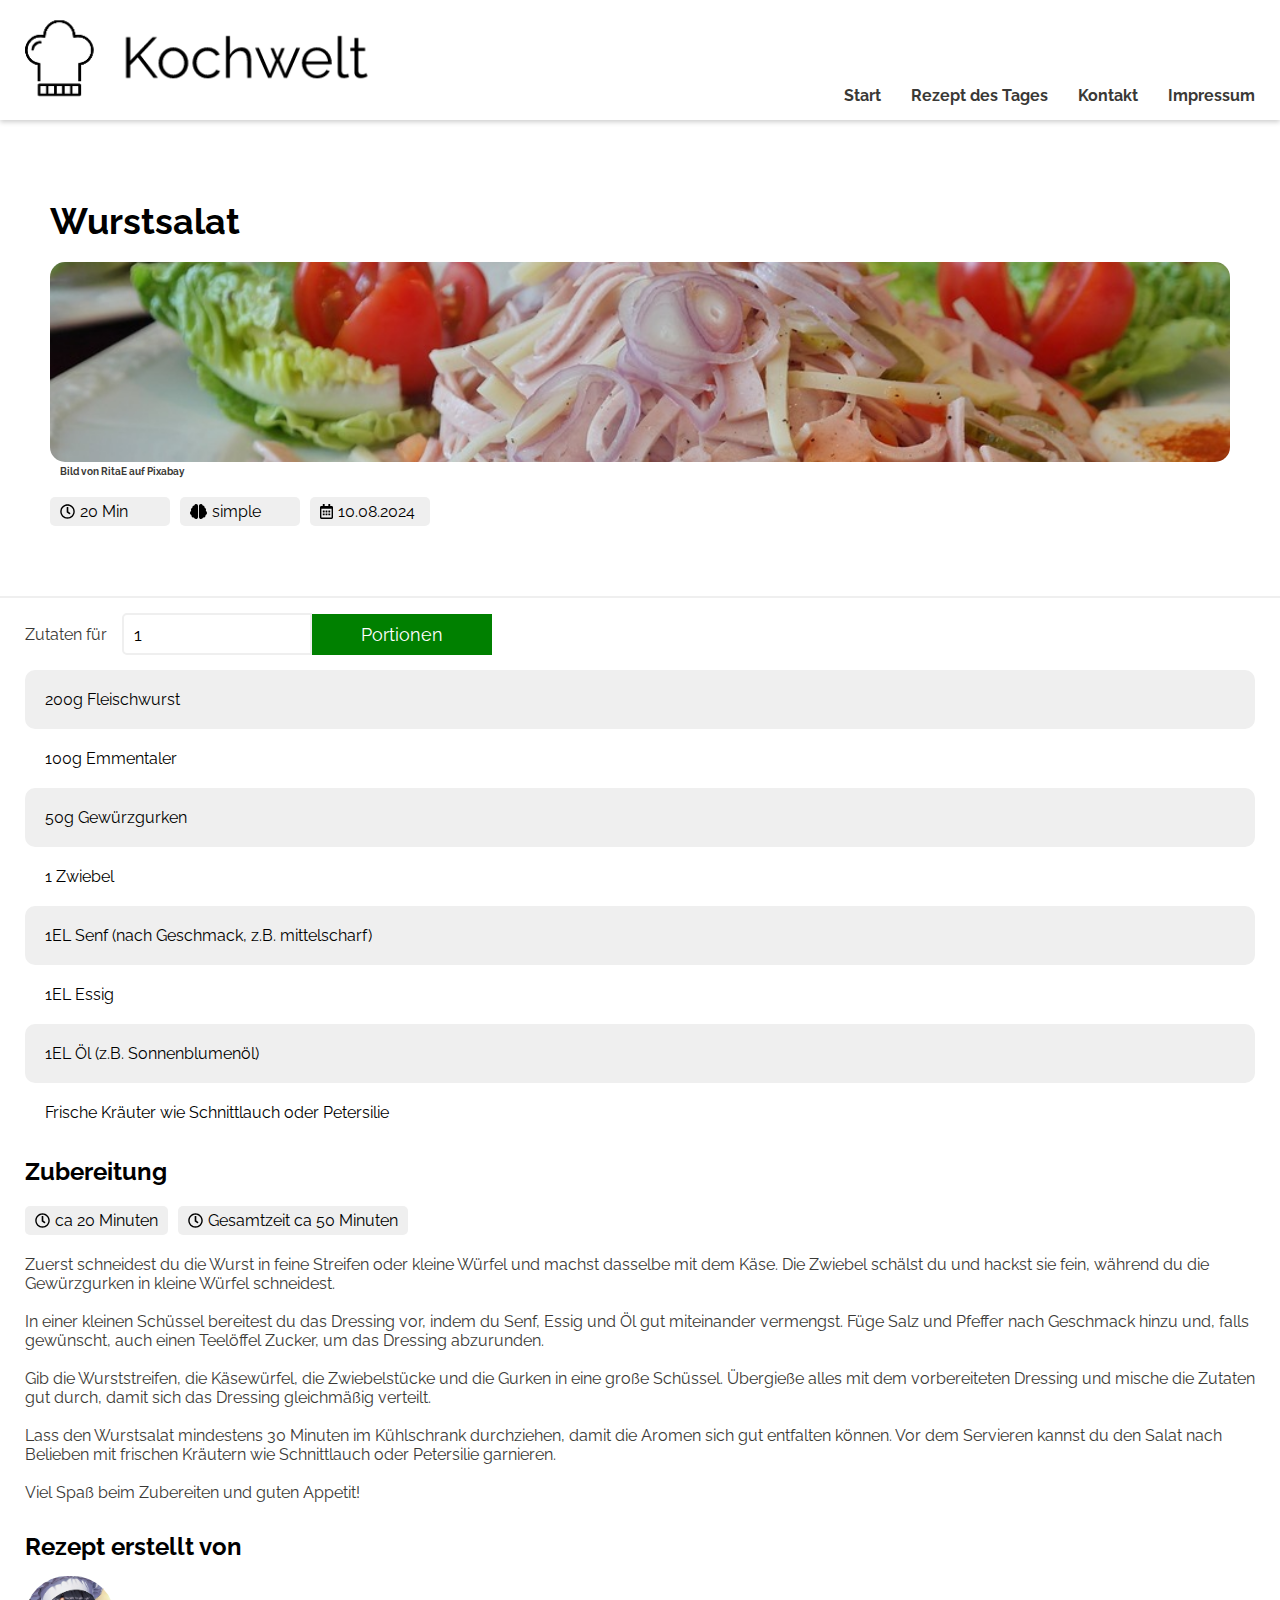
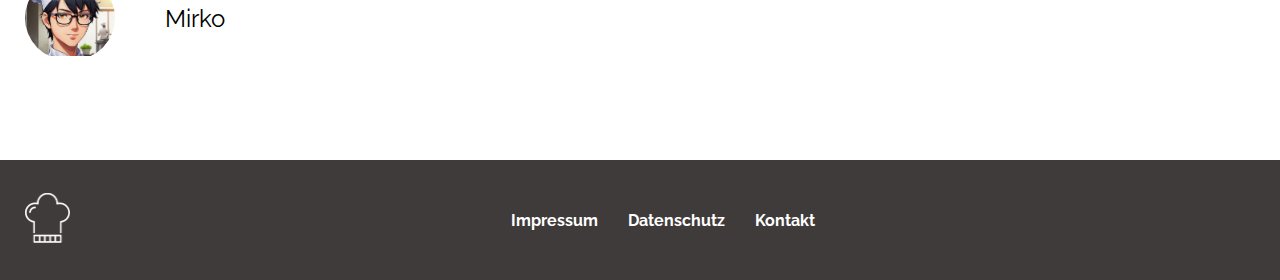
<file: sausage_salad.html>
<!DOCTYPE html>
<html lang="de">
  <head>
    <meta charset="UTF-8" />
    <meta name="viewport" content="width=device-width, initial-scale=1.0" />
    <link rel="stylesheet" href="./css/styles.css" />
    <link rel="icon" href="./img/icons/fav.ico" type="image/x-icon" />
    <script src="./js/script.js" defer></script>
    <title>Kochwelt - Wurstsalat</title>
  </head>
  <body>
    <!-- Nav -->
    <div id="nav"></div>
    <main class="content">
      <!-- Recipe Container -->
      <section class="recipe_container">
        <!-- Recipe -->
        <div class="recipe_container--recipe">
          <div class="recipe_container--recipe--short_info">
            <h1 class="recipe_container--recipe--short_info--heading">Wurstsalat</h1>
            <img class="recipe_container--recipe--short_info--img" src="./img/sausage_salad.jpg" alt="Ein Bild vom Fertigem essen" />
            <h6 class="recipe_container--recipe--short_info--img_source">
              Bild von
              <a
                href="https://pixabay.com/de/users/ritae-19628/?utm_source=link-attribution&utm_medium=referral&utm_campaign=image&utm_content=1530737"
                >RitaE</a
              >
              auf
              <a href="https://pixabay.com/de//?utm_source=link-attribution&utm_medium=referral&utm_campaign=image&utm_content=1530737">Pixabay</a>
            </h6>
            <div class="recipe_container--recipe--short_info--details">
              <span class="recipe_container--recipe--short_info--details--box"
                ><img class="recipe_container--recipe--short_info--details--box--img" src="./img/icons/clock-regular.svg" alt="Clock Logo" />20
                Min</span
              >
              <span class="recipe_container--recipe--short_info--details--box"
                ><img
                  class="recipe_container--recipe--short_info--details--box--img"
                  src="./img/icons/brain-solid.svg"
                  alt="Brain Logo" />simple</span
              >
              <span class="recipe_container--recipe--short_info--details--box"
                ><img
                  class="recipe_container--recipe--short_info--details--box--img"
                  src="./img/icons/calendar-alt-regular.svg"
                  alt="Calendar Logo" />10.08.2024</span
              >
            </div>
          </div>
        </div>
        <!-- Ingredients Input -->
        <div class="recipe_container--ingredients">
          <form class="recipe_container--ingredients--input">
            <label for="portions">Zutaten für</label>
            <input type="number" id="portions" name="portions" min="1" max="10" value="1" required />
            <button onclick="CalculatePortions(event)" type="submit">Portionen</button>
            <span id="error-message" class="recipe_container--ingredients--input--error"></span>
          </form>
        </div>
        <!-- Ingredients List -->
        <table class="recipe_container--ingredients_list" id="ingredientsTable">
          <tr>
            <td>200g Fleischwurst</td>
          </tr>
          <tr>
            <td>100g Emmentaler</td>
          </tr>
          <tr>
            <td>50g Gewürzgurken</td>
          </tr>
          <tr>
            <td>1 Zwiebel</td>
          </tr>
          <tr>
            <td>1EL Senf (nach Geschmack, z.B. mittelscharf)</td>
          </tr>
          <tr>
            <td>1EL Essig</td>
          </tr>
          <tr>
            <td>1EL Öl (z.B. Sonnenblumenöl)</td>
          </tr>
          <tr>
            <td>Frische Kräuter wie Schnittlauch oder Petersilie</td>
          </tr>
        </table>
        <!-- Preparation -->
        <div class="recipe_container--preparation">
          <div class="recipe_container--preparation--short_info">
            <h2 class="recipe_container--preparation--short_info--heading">Zubereitung</h2>
            <div class="recipe_container--preparation--short_info--details">
              <span class="recipe_container--preparation--short_info--details--box"
                ><img class="recipe_container--preparation--short_info--details--box--img" src="./img/icons/clock-regular.svg" alt="Clock Logo" />ca
                20 Minuten</span
              >
              <span class="recipe_container--preparation--short_info--details--box"
                ><img
                  class="recipe_container--preparation--short_info--details--box--img"
                  src="./img/icons/clock-regular.svg"
                  alt="Clock Logo" />Gesamtzeit ca 50 Minuten</span
              >
            </div>
          </div>
          <p class="recipe_container--preparation--textarea">
            Zuerst schneidest du die Wurst in feine Streifen oder kleine Würfel und machst dasselbe mit dem Käse. Die Zwiebel schälst du und hackst
            sie fein, während du die Gewürzgurken in kleine Würfel schneidest.
            <br /><br />
            In einer kleinen Schüssel bereitest du das Dressing vor, indem du Senf, Essig und Öl gut miteinander vermengst. Füge Salz und Pfeffer nach
            Geschmack hinzu und, falls gewünscht, auch einen Teelöffel Zucker, um das Dressing abzurunden.
            <br /><br />
            Gib die Wurststreifen, die Käsewürfel, die Zwiebelstücke und die Gurken in eine große Schüssel. Übergieße alles mit dem vorbereiteten
            Dressing und mische die Zutaten gut durch, damit sich das Dressing gleichmäßig verteilt.
            <br /><br />
            Lass den Wurstsalat mindestens 30 Minuten im Kühlschrank durchziehen, damit die Aromen sich gut entfalten können. Vor dem Servieren kannst
            du den Salat nach Belieben mit frischen Kräutern wie Schnittlauch oder Petersilie garnieren.
            <br /><br />
            Viel Spaß beim Zubereiten und guten Appetit!
          </p>
        </div>
      </section>
      <!-- Writer Container -->
      <section class="writer_container">
        <div class="writer_container--writer">
          <h3 class="writer_container--writer--heading">Rezept erstellt von</h3>
          <div class="writer_container--writer--person">
            <div class="writer_container--writer--person--img_container">
              <img class="writer_container--writer--person--img_container--img" src="./img/profile_ai.png" alt="Bild Autor" />
            </div>
            <span class="writer_container--writer--person--name"> Mirko </span>
          </div>
        </div>
      </section>
    </main>
    <!-- Footer Container -->
    <div id="footer"></div>
  </body>
</html>
</file>
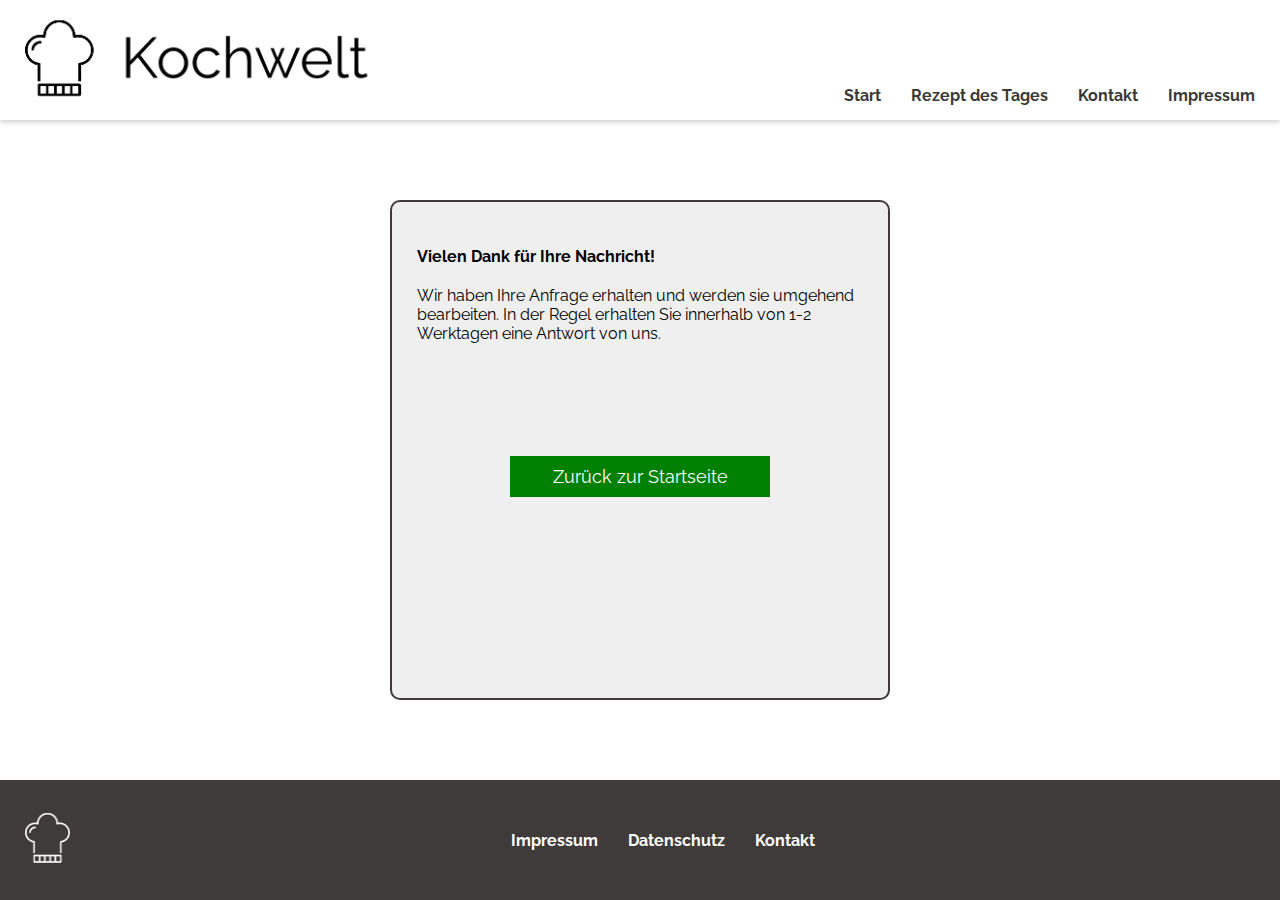
<file: send_mail.html>
<!DOCTYPE html>
<html lang="de">
  <head>
    <meta charset="UTF-8" />
    <meta name="viewport" content="width=device-width, initial-scale=1.0" />
    <link rel="stylesheet" href="./css/styles.css" />
    <link rel="icon" href="./img/icons/fav.ico" type="image/x-icon" />
    <script src="./js/script.js" defer></script>
    <title>Kochwelt - Danke für Ihre Nachricht</title>
  </head>
  <body>
    <!-- Nav -->
    <div id="nav"></div>
    <!-- Footer Container -->
    <main class="content">
      <section class="send_mail_container">
        <div class="send_mail_container--send_mail">
          <div class="send_mail_container--send_mail--box">
            <h1 class="send_mail_container--send_mail--box--heading">Vielen Dank für Ihre Nachricht!</h1>
            <p class="send_mail_container--send_mail--box--textarea">
              Wir haben Ihre Anfrage erhalten und werden sie umgehend bearbeiten. In der Regel erhalten Sie innerhalb von 1-2 Werktagen eine Antwort
              von uns.
            </p>
            <button onclick="window.location.href='./index.html';" class="send_mail_container--send_mail--box--button">Zurück zur Startseite</button>
          </div>
        </div>
      </section>
    </main>
    <div id="footer"></div>
  </body>
</html>
</file>
<file: css/styles.css>
@font-face {
  font-family: "Raleway";
  src: url("../fonts/Raleway-VariableFont_wght.ttf") format("truetype");
  font-style: normal;
  font-weight: 100 900;
}
@font-face {
  font-family: "Raleway Italic";
  src: url("../fonts/Raleway-Italic-VariableFont_wght.ttf") format("truetype");
  font-style: italic;
  font-weight: 100 900;
}
/* Colors */
/* Variables */
/* @media breakpoints */
/** 1500pxoder schmaler */
/** 900px oder schmaler */
/** 500px oder schmaler */
/** 350px oder schmaler */
/** 300px oder schmaler */
/** 1500pxoder schmaler */
/** 900px oder schmaler */
/** 500px oder schmaler */
/** 350px oder schmaler */
/** 300px oder schmaler */
* {
  margin: 0px;
  padding: 0px;
  box-sizing: border-box;
  scroll-behavior: smooth;
  font-family: "Raleway", sans-serif;
  scrollbar-color: rgb(0, 128, 0) transparent;
  scrollbar-width: thin;
}

@media (min-width: 1920px) {
  body {
    min-width: 100vw;
    overflow-x: hidden;
  }
}
.overlay {
  position: fixed;
  top: 0;
  left: 0;
  width: 100%;
  height: 100%;
  display: block;
  opacity: 0;
  visibility: hidden;
  z-index: 990;
  background-color: rgba(0, 0, 0, 0);
  -webkit-backdrop-filter: blur(0px);
          backdrop-filter: blur(0px);
  transition: background-color 0.5s ease-in-out, -webkit-backdrop-filter 0.5s ease-in-out;
  transition: background-color 0.5s ease-in-out, backdrop-filter 0.5s ease-in-out;
  transition: background-color 0.5s ease-in-out, backdrop-filter 0.5s ease-in-out, -webkit-backdrop-filter 0.5s ease-in-out;
}

.toggle {
  background: rgba(0, 0, 0, 0.5);
  -webkit-backdrop-filter: blur(5px);
          backdrop-filter: blur(5px);
  opacity: 1;
  visibility: visible;
}

.nav_container {
  display: flex;
  justify-content: center;
  box-shadow: 0px 2px 5px 0px rgba(0, 0, 0, 0.2);
}
.nav_container--nav {
  display: flex;
  justify-content: space-between;
  align-items: end;
  max-width: 1440px;
  width: 100%;
  height: 120px;
}
@media (max-width: 1500px) {
  .nav_container--nav {
    padding-left: 25px;
    padding-right: 25px;
  }
}
@media (max-width: 900px) {
  .nav_container--nav {
    align-items: center;
  }
}
.nav_container--nav--logo {
  display: flex;
  align-items: center;
}
.nav_container--nav--logo--large img {
  height: 116px;
}
@media (max-width: 900px) {
  .nav_container--nav--logo--large img {
    height: 87px;
  }
}
@media (max-width: 500px) {
  .nav_container--nav--logo--large img {
    display: none;
  }
}
.nav_container--nav--logo--small img {
  height: 116px;
  display: none;
}
@media (max-width: 500px) {
  .nav_container--nav--logo--small img {
    display: block;
    height: 40px;
  }
}
.nav_container--nav--menu_desktop {
  display: flex;
  margin-bottom: 15px;
  gap: 30px;
}
@media (max-width: 900px) {
  .nav_container--nav--menu_desktop {
    display: none;
  }
}
.nav_container--nav--menu_desktop--links {
  font-weight: bold;
  color: rgb(58, 57, 54);
  text-decoration: none;
}
.nav_container--nav--menu_desktop--links:hover {
  color: rgb(0, 128, 0);
  text-decoration: underline;
  text-decoration-thickness: 4px;
  text-underline-offset: 15px;
}
.nav_container--nav--menu_mobile {
  display: none;
}
@media (max-width: 900px) {
  .nav_container--nav--menu_mobile {
    display: flex;
    z-index: 999;
  }
}
.nav_container--nav--menu_mobile--button {
  top: 40px;
  right: 40px;
  display: none;
  border: 2px outset rgb(239, 239, 239);
  border-radius: 5px;
  background-color: rgb(239, 239, 239);
}
@media (max-width: 900px) {
  .nav_container--nav--menu_mobile--button {
    display: block;
    height: 40px;
    width: 40px;
  }
}
.nav_container--nav--menu_mobile--button:hover {
  border: 2px inset rgb(239, 239, 239);
  cursor: pointer;
}
.nav_container--nav--menu_mobile--button_menu {
  height: 40px;
  width: 40px;
  margin-left: 88px;
  margin-bottom: 20px;
  background-color: rgb(239, 239, 239);
  border: 2px outset rgb(239, 239, 239);
  border-radius: 5px;
}
.nav_container--nav--menu_mobile--button_menu:hover {
  border: 2px inset rgb(239, 239, 239);
  cursor: pointer;
}
.nav_container--nav--menu_mobile--links {
  display: flex;
  flex-direction: column;
  position: absolute;
  top: 0px;
  right: 0px;
  gap: 20px;
  transition: transform 0.5s ease-in-out;
  background-color: rgb(239, 239, 239);
  padding: 20px;
  padding-top: 39px;
  border: 0px solid transparent;
  border-radius: 0px 0px 0px 50px;
  box-shadow: 0 0 1rem rgb(0, 0, 0);
}
.nav_container--nav--menu_mobile--links a {
  font-weight: bold;
  color: rgb(58, 57, 54);
  text-decoration: none;
  text-align: right;
}
.nav_container--nav--menu_mobile--links a:hover {
  color: rgb(0, 128, 0);
  text-decoration: underline;
  text-decoration-thickness: 4px;
  text-underline-offset: 4px;
}
.nav_container--nav--menu_mobile--toggle {
  transform: translatey(-200%);
}

.content {
  min-height: calc(100vh - 240px);
}

.daily_recipe_container {
  display: flex;
  justify-content: center;
}
.daily_recipe_container--daily_recipe {
  display: flex;
  justify-content: space-between;
  gap: 30px;
  max-width: 1440px;
  width: 100%;
  margin-top: 60px;
  margin-bottom: 80px;
}
@media (max-width: 1500px) {
  .daily_recipe_container--daily_recipe {
    padding-left: 25px;
    padding-right: 25px;
  }
}
@media (max-width: 900px) {
  .daily_recipe_container--daily_recipe {
    justify-content: center;
    flex-direction: column;
    align-items: center;
  }
}
.daily_recipe_container--daily_recipe--img {
  height: 250px;
  width: auto;
  -o-object-fit: cover;
     object-fit: cover;
  aspect-ratio: 16/9;
  border: 0px solid transparent;
  border-radius: 10px;
  transition: transform 0.2s ease-in-out;
  transform: rotate(-5deg);
}
@media (max-width: 1500px) {
  .daily_recipe_container--daily_recipe--img {
    height: 250px;
  }
}
@media (max-width: 900px) {
  .daily_recipe_container--daily_recipe--img {
    transform: none;
    height: auto;
    width: 400px;
  }
}
@media (max-width: 500px) {
  .daily_recipe_container--daily_recipe--img {
    width: 300px;
  }
}
@media (max-width: 350px) {
  .daily_recipe_container--daily_recipe--img {
    width: 200px;
  }
}
.daily_recipe_container--daily_recipe--img:hover {
  cursor: pointer;
  box-shadow: 0 0 1rem rgb(0, 0, 0);
  transform: translateY(-10px) rotate(-5deg);
}
@media (max-width: 900px) {
  .daily_recipe_container--daily_recipe--img:hover {
    transform: translateY(-10px);
  }
}
.daily_recipe_container--daily_recipe--short_info {
  display: flex;
  flex-direction: column;
  margin-left: 50px;
}
@media (max-width: 900px) {
  .daily_recipe_container--daily_recipe--short_info {
    align-items: center;
    margin-left: 0px;
  }
}
.daily_recipe_container--daily_recipe--short_info--heading {
  font-size: 24px;
  margin-bottom: 20px;
}
@media (max-width: 900px) {
  .daily_recipe_container--daily_recipe--short_info--heading {
    text-align: center;
  }
}
@media (max-width: 500px) {
  .daily_recipe_container--daily_recipe--short_info--heading {
    font-size: 16px;
  }
}
.daily_recipe_container--daily_recipe--short_info--textarea {
  height: 50%;
  margin-bottom: 20px;
  max-width: 100%;
}
@media (max-width: 1500px) {
  .daily_recipe_container--daily_recipe--short_info--textarea {
    max-width: 800px;
  }
}
@media (max-width: 900px) {
  .daily_recipe_container--daily_recipe--short_info--textarea {
    max-width: 600px;
  }
}
@media (max-width: 500px) {
  .daily_recipe_container--daily_recipe--short_info--textarea {
    max-width: 300px;
  }
}
@media (max-width: 350px) {
  .daily_recipe_container--daily_recipe--short_info--textarea {
    max-width: 200px;
  }
}
.daily_recipe_container--daily_recipe--short_info--button {
  background-color: rgb(0, 128, 0);
  color: white;
  font-size: 18px;
  padding: 10px 40px 10px 40px;
  border: 0px solid transparent;
  width: 200px;
  text-decoration: none;
}
@media (max-width: 900px) {
  .daily_recipe_container--daily_recipe--short_info--button {
    margin-top: 20px;
  }
}
.daily_recipe_container--daily_recipe--short_info--button:hover {
  background-color: rgb(1, 153, 1);
  cursor: pointer;
}

.new_recipe_container {
  display: flex;
  justify-content: center;
  background-color: rgb(239, 239, 239);
}
.new_recipe_container--new_recipe {
  max-width: 1440px;
  width: 100%;
  padding-left: 25px;
  padding-right: 25px;
  padding-top: 40px;
  padding-bottom: 100px;
}
.new_recipe_container--new_recipe--heading {
  font-size: 24px;
  text-align: center;
}
@media (max-width: 500px) {
  .new_recipe_container--new_recipe--heading {
    font-size: 16px;
  }
}
.new_recipe_container--new_recipe--cards {
  display: flex;
  margin-top: 40px;
  justify-content: space-between;
}
@media (max-width: 900px) {
  .new_recipe_container--new_recipe--cards {
    flex-direction: column;
    align-items: center;
  }
}
.new_recipe_container--new_recipe--cards--card {
  display: flex;
  flex-direction: column;
}
@media (max-width: 900px) {
  .new_recipe_container--new_recipe--cards--card {
    flex-direction: column-reverse;
  }
}
.new_recipe_container--new_recipe--cards--card--img {
  height: 300px;
  width: 300px;
  -o-object-fit: cover;
     object-fit: cover;
  border: 0px solid transparent;
  border-radius: 10px;
  transition: transform 0.2s ease-in-out;
}
@media (max-width: 1500px) {
  .new_recipe_container--new_recipe--cards--card--img {
    height: 250px;
    width: 250px;
  }
}
@media (max-width: 900px) {
  .new_recipe_container--new_recipe--cards--card--img {
    height: 300px;
    width: 300px;
  }
}
@media (max-width: 350px) {
  .new_recipe_container--new_recipe--cards--card--img {
    height: 200px;
    width: 200px;
  }
}
.new_recipe_container--new_recipe--cards--card--img:hover {
  cursor: pointer;
  box-shadow: 0 0 1rem rgb(0, 0, 0);
  transform: translateY(-10px);
}
.new_recipe_container--new_recipe--cards--card--name {
  font-weight: bold;
  text-align: center;
  margin-top: 10px;
}
@media (max-width: 900px) {
  .new_recipe_container--new_recipe--cards--card--name {
    font-size: 14px;
    margin-top: 20px;
    margin-bottom: 20px;
  }
}

.compare_container {
  display: flex;
  flex-direction: column;
  align-items: center;
}
.compare_container--compare {
  display: flex;
  flex-direction: column;
  max-width: 1440px;
  width: 100%;
  padding-left: 25px;
  padding-right: 25px;
  margin-top: 60px;
  margin-bottom: 180px;
}
@media (max-width: 1500px) {
  .compare_container--compare {
    align-items: center;
    margin-bottom: 60px;
  }
}
.compare_container--compare--heading {
  font-size: 24px;
  text-align: center;
}
@media (max-width: 1500px) {
  .compare_container--compare--heading {
    width: 100%;
    text-align: left;
    padding-left: 25px;
    margin-top: 25px;
    margin-bottom: 0px;
  }
}
@media (max-width: 900px) {
  .compare_container--compare--heading {
    padding-left: 0px;
    margin-top: 25px;
    margin-bottom: 25px;
    text-align: center;
  }
}
@media (max-width: 500px) {
  .compare_container--compare--heading {
    font-size: 16px;
  }
}
.compare_container--compare--short_info {
  display: flex;
  justify-content: space-between;
  margin-top: 60px;
  width: 100%;
}
@media (max-width: 900px) {
  .compare_container--compare--short_info {
    flex-direction: column-reverse;
    align-items: center;
    margin-top: 30px;
  }
}
.compare_container--compare--short_info--textarea {
  font-size: 16px;
  color: rgb(58, 57, 54);
  margin-bottom: 30px;
  padding: 25px;
}
@media (max-width: 1500px) {
  .compare_container--compare--short_info--textarea {
    max-width: 1000px;
  }
}
@media (max-width: 900px) {
  .compare_container--compare--short_info--textarea {
    max-width: 500px;
    padding-left: 0px;
    padding-right: 0px;
  }
}
@media (max-width: 350px) {
  .compare_container--compare--short_info--textarea {
    max-width: 200px;
  }
}
.compare_container--compare--short_info--img {
  height: 300px;
  width: 300px;
  -o-object-fit: cover;
     object-fit: cover;
  border: 0px solid transparent;
  border-radius: 10px;
  transition: transform 0.2s ease-in-out;
  transform: rotate(5deg);
}
@media (max-width: 900px) {
  .compare_container--compare--short_info--img {
    transform: none;
  }
}
@media (max-width: 350px) {
  .compare_container--compare--short_info--img {
    height: 200px;
    width: 200px;
  }
}

.recipe_container {
  display: flex;
  flex-direction: column;
  align-items: center;
}
.recipe_container--recipe {
  display: flex;
  justify-content: center;
  max-width: 1440px;
  width: 100%;
  border-bottom: 2px solid rgb(239, 239, 239);
  padding-bottom: 50px;
}
@media (max-width: 1500px) {
  .recipe_container--recipe {
    padding-left: 25px;
    padding-right: 25px;
  }
}
.recipe_container--recipe--short_info {
  max-width: 1440px;
  width: 100%;
  margin-top: 80px;
}
@media (max-width: 1500px) {
  .recipe_container--recipe--short_info {
    margin-left: 25px;
    margin-right: 25px;
  }
}
.recipe_container--recipe--short_info--heading {
  font-size: 36px;
  font-weight: bold;
}
@media (max-width: 900px) {
  .recipe_container--recipe--short_info--heading {
    font-size: 24px;
    text-align: center;
  }
}
@media (max-width: 500px) {
  .recipe_container--recipe--short_info--heading {
    font-size: 16px;
  }
}
.recipe_container--recipe--short_info--img {
  height: 200px;
  width: 100%;
  -o-object-fit: cover;
     object-fit: cover;
  border: 0px solid transparent;
  border-radius: 15px;
  margin-top: 20px;
}
@media (max-width: 500px) {
  .recipe_container--recipe--short_info--img {
    height: 175px;
  }
}
@media (max-width: 350px) {
  .recipe_container--recipe--short_info--img {
    height: 150px;
  }
}
.recipe_container--recipe--short_info--img_source {
  font-size: 10px;
  color: rgb(58, 57, 54);
  padding-left: 10px;
}
.recipe_container--recipe--short_info--img_source a {
  color: rgb(58, 57, 54);
  text-decoration: none;
}
.recipe_container--recipe--short_info--img_source a:hover {
  color: rgb(0, 128, 0);
  text-decoration: underline;
  text-decoration-thickness: 2px;
  text-underline-offset: 4px;
}
.recipe_container--recipe--short_info--details {
  display: grid;
  grid-template-columns: repeat(3, max-content);
  gap: 10px;
  margin-top: 20px;
  margin-bottom: 20px;
}
@media (max-width: 500px) {
  .recipe_container--recipe--short_info--details {
    grid-template-columns: repeat(2, max-content);
    justify-content: center;
  }
}
@media (max-width: 300px) {
  .recipe_container--recipe--short_info--details {
    grid-template-columns: repeat(1, max-content);
    justify-content: center;
  }
}
.recipe_container--recipe--short_info--details--box {
  display: flex;
  align-items: center;
  gap: 5px;
  min-width: 120px;
  background-color: rgb(239, 239, 239);
  border: 0px solid transparent;
  border-radius: 5px;
  padding: 5px 10px 5px 10px;
}
@media (max-width: 500px) {
  .recipe_container--recipe--short_info--details--box {
    font-size: 14px;
  }
  .recipe_container--recipe--short_info--details--box:nth-child(1) {
    grid-column: 1;
  }
  .recipe_container--recipe--short_info--details--box:nth-child(2) {
    grid-column: 2;
  }
  .recipe_container--recipe--short_info--details--box:nth-child(3) {
    grid-column: 1/span 2;
    justify-self: center;
  }
}
.recipe_container--recipe--short_info--details--box--img {
  height: 15px;
  width: auto;
}
.recipe_container--ingredients {
  max-width: 1440px;
  width: 100%;
}
.recipe_container--ingredients--input {
  color: rgb(58, 57, 54);
  display: flex;
  align-items: center;
  justify-content: start;
  padding-left: 25px;
  padding-right: 25px;
  margin-top: 15px;
  margin-bottom: 15px;
}
@media (max-width: 500px) {
  .recipe_container--ingredients--input {
    flex-direction: column;
    gap: 10px;
  }
}
.recipe_container--ingredients--input input {
  height: 42px;
  border: 2px solid rgb(239, 239, 239);
  border-radius: 5px 0px 0px 5px;
  font-size: 18px;
  margin-left: 15px;
  padding-left: 10px;
  width: 190px;
}
@media (max-width: 900px) {
  .recipe_container--ingredients--input input {
    width: 170px;
  }
}
@media (max-width: 500px) {
  .recipe_container--ingredients--input input {
    width: 190px;
    padding-left: 0px;
    margin-left: 0px;
    padding-left: 0px;
  }
}
.recipe_container--ingredients--input input:focus {
  outline: none;
}
.recipe_container--ingredients--input button {
  background-color: rgb(0, 128, 0);
  color: white;
  font-size: 18px;
  padding: 10px 40px 10px 40px;
  border: 0px solid transparent;
  width: 180px;
}
@media (max-width: 900px) {
  .recipe_container--ingredients--input button {
    width: 150px;
  }
}
@media (max-width: 500px) {
  .recipe_container--ingredients--input button {
    width: 190px;
  }
}
.recipe_container--ingredients--input button:hover {
  background-color: rgb(1, 153, 1);
  cursor: pointer;
}
.recipe_container--ingredients--input--error {
  color: red;
  font-weight: bold;
  padding-left: 25px;
}
.recipe_container--ingredients_list {
  max-width: 1440px;
  width: 100%;
  border-collapse: separate;
  border-spacing: 0;
}
@media (max-width: 1500px) {
  .recipe_container--ingredients_list {
    padding-left: 25px;
    padding-right: 25px;
  }
}
.recipe_container--ingredients_list tr {
  height: 50px;
}
.recipe_container--ingredients_list tr td {
  border-radius: 10px;
  padding: 20px;
}
.recipe_container--ingredients_list tr:nth-child(odd) {
  background-color: rgb(239, 239, 239);
}
.recipe_container--ingredients_list th {
  text-align: left;
  padding-left: 20px;
}
.recipe_container--preparation {
  max-width: 1440px;
  width: 100%;
  margin-top: 15px;
}
@media (max-width: 1500px) {
  .recipe_container--preparation--short_info {
    margin-left: 25px;
    margin-right: 25px;
  }
}
.recipe_container--preparation--short_info--heading {
  font-size: 24px;
  font-weight: bold;
}
@media (max-width: 900px) {
  .recipe_container--preparation--short_info--heading {
    font-size: 24px;
    text-align: center;
  }
}
@media (max-width: 500px) {
  .recipe_container--preparation--short_info--heading {
    font-size: 16px;
  }
}
.recipe_container--preparation--short_info--details {
  display: grid;
  grid-template-columns: repeat(2, max-content);
  gap: 10px;
  margin-top: 20px;
  margin-bottom: 20px;
}
@media (max-width: 500px) {
  .recipe_container--preparation--short_info--details {
    grid-template-columns: repeat(1, max-content);
    justify-content: center;
    margin-left: 25px;
    margin-right: 25px;
  }
}
@media (max-width: 300px) {
  .recipe_container--preparation--short_info--details {
    grid-template-columns: repeat(1, max-content);
  }
}
.recipe_container--preparation--short_info--details--box {
  display: flex;
  align-items: center;
  gap: 5px;
  background-color: rgb(239, 239, 239);
  border: 0px solid transparent;
  border-radius: 5px;
  padding: 5px 10px 5px 10px;
}
.recipe_container--preparation--short_info--details--box--img {
  height: 15px;
  width: auto;
}
.recipe_container--preparation--textarea {
  font-size: 16px;
  color: rgb(58, 57, 54);
  margin-bottom: 30px;
}
@media (max-width: 1500px) {
  .recipe_container--preparation--textarea {
    padding-left: 25px;
    padding-right: 25px;
  }
}

.writer_container {
  display: flex;
  flex-direction: column;
  align-items: center;
}
.writer_container--writer {
  max-width: 1440px;
  width: 100%;
}
@media (max-width: 1500px) {
  .writer_container--writer {
    padding-left: 25px;
    padding-right: 25px;
  }
}
.writer_container--writer--heading {
  font-size: 24px;
  font-weight: bold;
  margin-bottom: 15px;
}
@media (max-width: 900px) {
  .writer_container--writer--heading {
    font-size: 24px;
    text-align: center;
  }
}
@media (max-width: 500px) {
  .writer_container--writer--heading {
    font-size: 16px;
  }
}
.writer_container--writer--person {
  display: flex;
  align-items: center;
  margin-bottom: 100px;
  overflow: hidden;
}
@media (max-width: 900px) {
  .writer_container--writer--person {
    margin-top: 25px;
    justify-content: center;
  }
}
.writer_container--writer--person--img_container {
  border: 0px solid transparent;
  border-radius: 9999px;
  overflow: hidden;
}
.writer_container--writer--person--img_container--img {
  height: 80px;
  width: auto;
}
.writer_container--writer--person--img_container--img:hover {
  transform: scale(1.3);
}
.writer_container--writer--person--name {
  font-size: 24px;
  margin-left: 50px;
}
@media (max-width: 900px) {
  .writer_container--writer--person--name {
    margin-left: 25px;
  }
}

.contact_container {
  display: flex;
  flex-direction: column;
  justify-content: center;
  align-items: center;
  min-height: calc(100vh - 240px);
}
.contact_container--contact {
  display: flex;
  justify-content: center;
  max-width: 1440px;
  width: 100%;
}
@media (max-width: 1500px) {
  .contact_container--contact {
    padding-left: 25px;
    padding-right: 25px;
  }
}
.contact_container--contact--form {
  display: flex;
  flex-direction: column;
  height: 500px;
  width: 500px;
  padding: 25px;
  border: 2px solid rgb(64, 59, 59);
  border-radius: 10px;
  background-color: rgb(239, 239, 239);
}
.contact_container--contact--form legend {
  font-size: 16px;
  font-weight: bold;
  margin-top: 20px;
  margin-bottom: 20px;
}
.contact_container--contact--form label[for=Name] {
  margin-left: 5px;
  margin-bottom: 5px;
}
.contact_container--contact--form input[type=text] {
  height: 40px;
  margin-bottom: 25px;
  border: 0px solid transparent;
  border-radius: 10px;
  padding: 10px;
}
.contact_container--contact--form label[for=email] {
  margin-left: 5px;
  margin-bottom: 5px;
}
.contact_container--contact--form input[type=email] {
  height: 40px;
  margin-bottom: 25px;
  border: 0px solid transparent;
  border-radius: 10px;
  padding: 10px;
}
.contact_container--contact--form label[for=message] {
  margin-left: 5px;
  margin-bottom: 5px;
}
.contact_container--contact--form textarea {
  height: 150px;
  margin-bottom: 60px;
  border: 0px solid transparent;
  border-radius: 10px;
  padding: 10px;
}
.contact_container--contact--form button {
  background-color: rgb(0, 128, 0);
  color: white;
  font-size: 18px;
  padding: 10px 40px 10px 40px;
  border: 0px solid transparent;
  width: 200px;
  margin-left: auto;
  margin-right: auto;
}
.contact_container--contact--form button:hover {
  background-color: rgb(1, 153, 1);
  cursor: pointer;
}

.send_mail_container {
  display: flex;
  flex-direction: column;
  justify-content: center;
  align-items: center;
  min-height: calc(100vh - 240px);
}
.send_mail_container--send_mail {
  display: flex;
  justify-content: center;
  max-width: 1440px;
  width: 100%;
}
@media (max-width: 1500px) {
  .send_mail_container--send_mail {
    padding-left: 25px;
    padding-right: 25px;
  }
}
.send_mail_container--send_mail--box {
  display: flex;
  flex-direction: column;
  height: 500px;
  width: 500px;
  padding: 25px;
  border: 2px solid rgb(64, 59, 59);
  border-radius: 10px;
  background-color: rgb(239, 239, 239);
}
.send_mail_container--send_mail--box--heading {
  font-size: 16px;
  margin-top: 20px;
  margin-bottom: 20px;
}
.send_mail_container--send_mail--box--textarea {
  height: 150px;
  margin-bottom: 20px;
}
.send_mail_container--send_mail--box--button {
  background-color: rgb(0, 128, 0);
  color: white;
  font-size: 18px;
  padding: 10px 40px 10px 40px;
  border: 0px solid transparent;
  width: 260px;
  margin-left: auto;
  margin-right: auto;
}
.send_mail_container--send_mail--box--button:hover {
  background-color: rgb(1, 153, 1);
  cursor: pointer;
}

.imprint_container {
  display: flex;
  flex-direction: column;
  justify-content: center;
  align-items: center;
}
.imprint_container--imprint {
  display: flex;
  justify-content: center;
  max-width: 1440px;
  width: 100%;
  margin-top: 60px;
  margin-bottom: 60px;
}
.imprint_container--imprint a {
  word-break: break-all;
  color: rgb(0, 128, 0);
  text-decoration: none;
  font-weight: bold;
}
@media (max-width: 1500px) {
  .imprint_container--imprint {
    padding-left: 25px;
    padding-right: 25px;
  }
}

.privacy_policy_container {
  display: flex;
  flex-direction: column;
  justify-content: center;
  align-items: center;
}
.privacy_policy_container--privacy_policy {
  display: flex;
  justify-content: center;
  flex-direction: column;
  margin-bottom: 60px;
  max-width: 1440px;
  width: 100%;
  margin-top: 60px;
}
.privacy_policy_container--privacy_policy a {
  word-break: break-all;
  color: rgb(0, 128, 0);
  text-decoration: none;
  font-weight: bold;
}
.privacy_policy_container--privacy_policy h1,
.privacy_policy_container--privacy_policy h2,
.privacy_policy_container--privacy_policy h3 {
  margin-top: 15px;
  margin-bottom: 15px;
}
.privacy_policy_container--privacy_policy p {
  margin-top: 15px;
  margin-bottom: 15px;
}
.privacy_policy_container--privacy_policy li {
  margin-top: 10px;
  margin-bottom: 10px;
}
@media (max-width: 1500px) {
  .privacy_policy_container--privacy_policy {
    padding-left: 25px;
    padding-right: 25px;
  }
}

.footer_container {
  background-color: rgb(64, 59, 59);
  display: flex;
  justify-content: center;
  align-items: center;
}
.footer_container--footer {
  display: flex;
  justify-content: space-between;
  align-items: center;
  max-width: 1440px;
  width: 100%;
  height: 120px;
}
@media (max-width: 1500px) {
  .footer_container--footer {
    padding-left: 25px;
    padding-right: 25px;
  }
}
.footer_container--footer--logo img {
  height: 50px;
  width: auto;
  filter: brightness(0) saturate(100%) invert(100%) sepia(0%) saturate(7476%) hue-rotate(80deg) brightness(101%) contrast(95%);
}
@media (max-width: 900px) {
  .footer_container--footer--logo img {
    height: 37.5px;
  }
}
.footer_container--footer--important_links {
  display: flex;
  gap: 30px;
}
@media (max-width: 500px) {
  .footer_container--footer--important_links {
    display: grid;
    grid-template-columns: repeat(2, max-content);
    gap: 15px;
  }
}
@media (max-width: 350px) {
  .footer_container--footer--important_links {
    grid-template-columns: repeat(1, max-content);
  }
}
.footer_container--footer--important_links a {
  color: white;
  text-decoration: none;
  font-weight: bold;
}
@media (max-width: 500px) {
  .footer_container--footer--important_links a {
    font-size: 14px;
  }
  .footer_container--footer--important_links a:nth-child(1) {
    grid-column: 1;
  }
  .footer_container--footer--important_links a:nth-child(2) {
    grid-column: 2;
  }
  .footer_container--footer--important_links a:nth-child(3) {
    grid-column: 1/span 2;
    justify-self: center;
  }
}
@media (max-width: 350px) {
  .footer_container--footer--important_links a:nth-child(1) {
    grid-column: unset;
  }
  .footer_container--footer--important_links a:nth-child(2) {
    grid-column: unset;
  }
  .footer_container--footer--important_links a:nth-child(3) {
    grid-column: unset;
    justify-self: unset;
  }
}
.footer_container--footer--important_links a:hover {
  color: rgb(0, 128, 0);
  text-decoration: underline;
  text-decoration-thickness: 4px;
  text-underline-offset: 15px;
}
@media (max-width: 500px) {
  .footer_container--footer--important_links a:hover {
    text-decoration-thickness: 2px;
    text-underline-offset: 10px;
  }
}
@media (max-width: 350px) {
  .footer_container--footer--important_links a:hover {
    text-underline-offset: 5px;
  }
}
@media (max-width: 900px) {
  .footer_container--footer--spacer {
    display: none;
  }
}/*# sourceMappingURL=styles.css.map */
</file>
